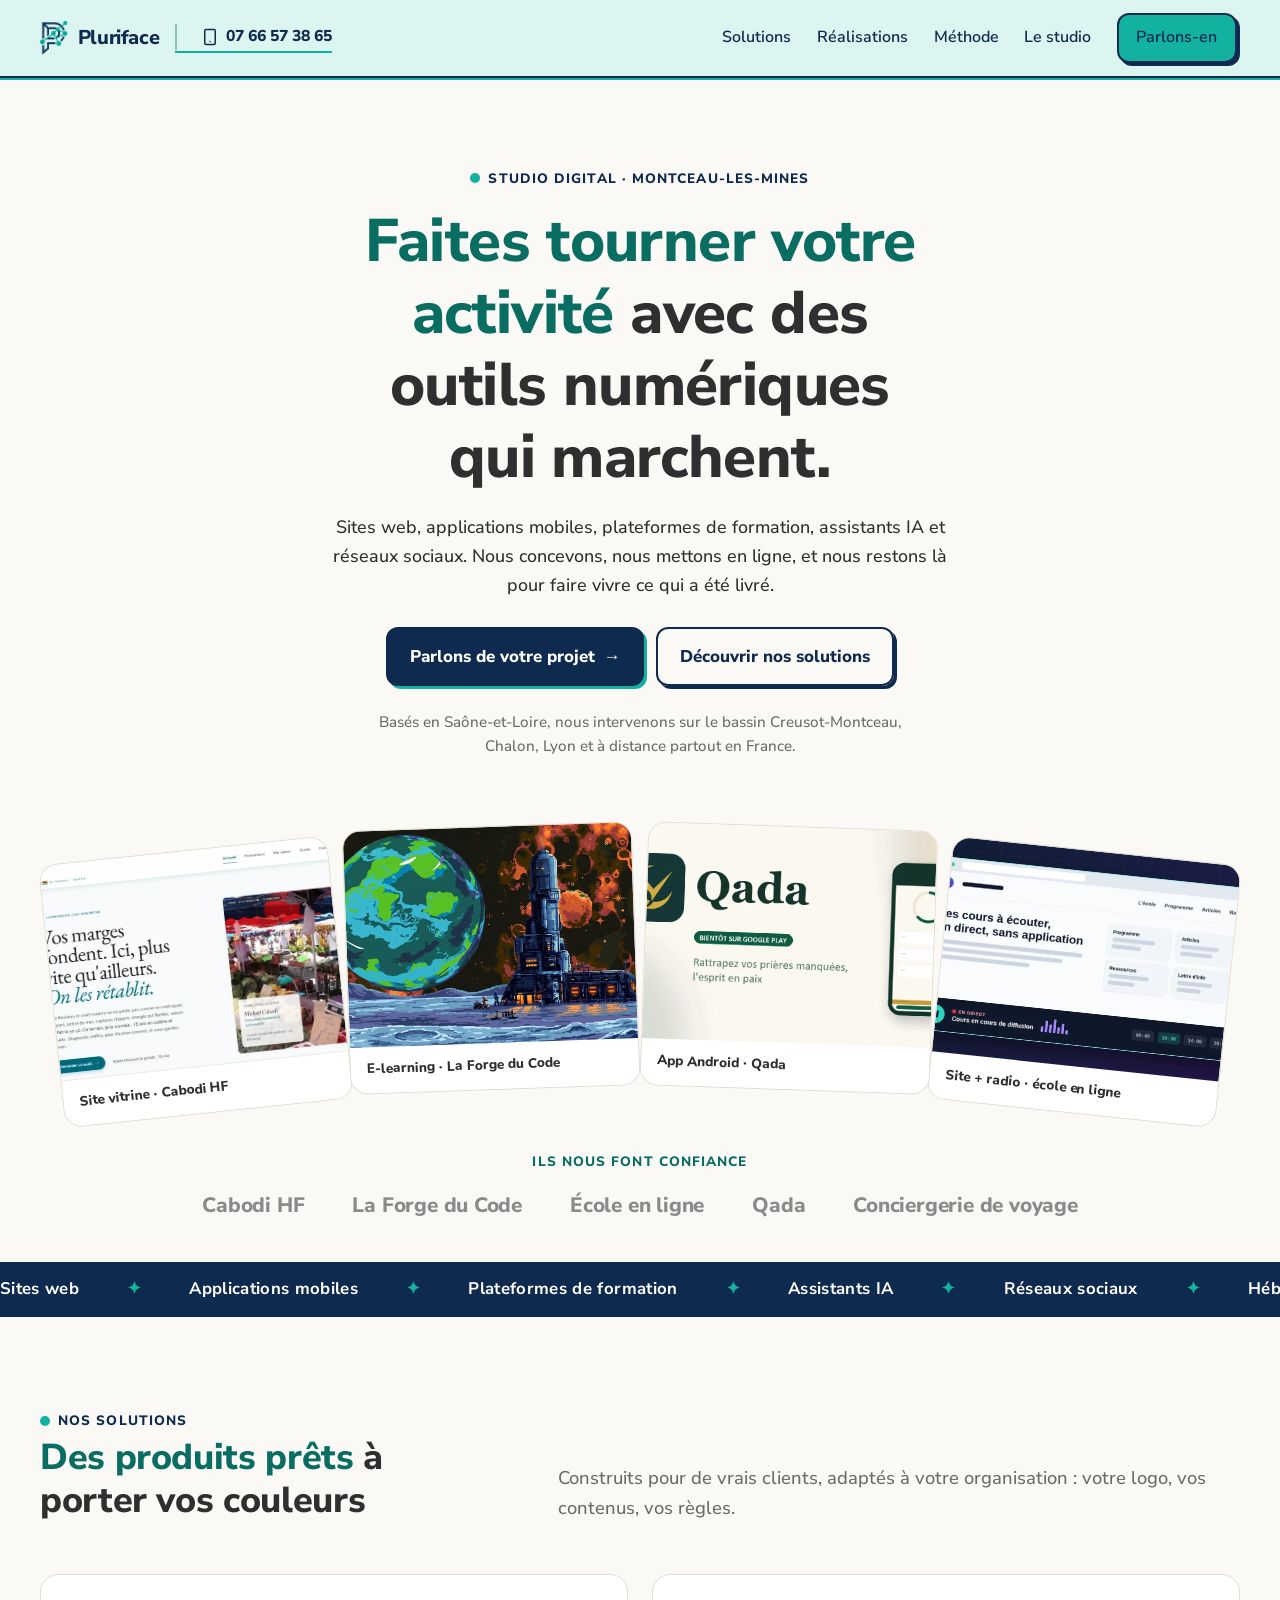
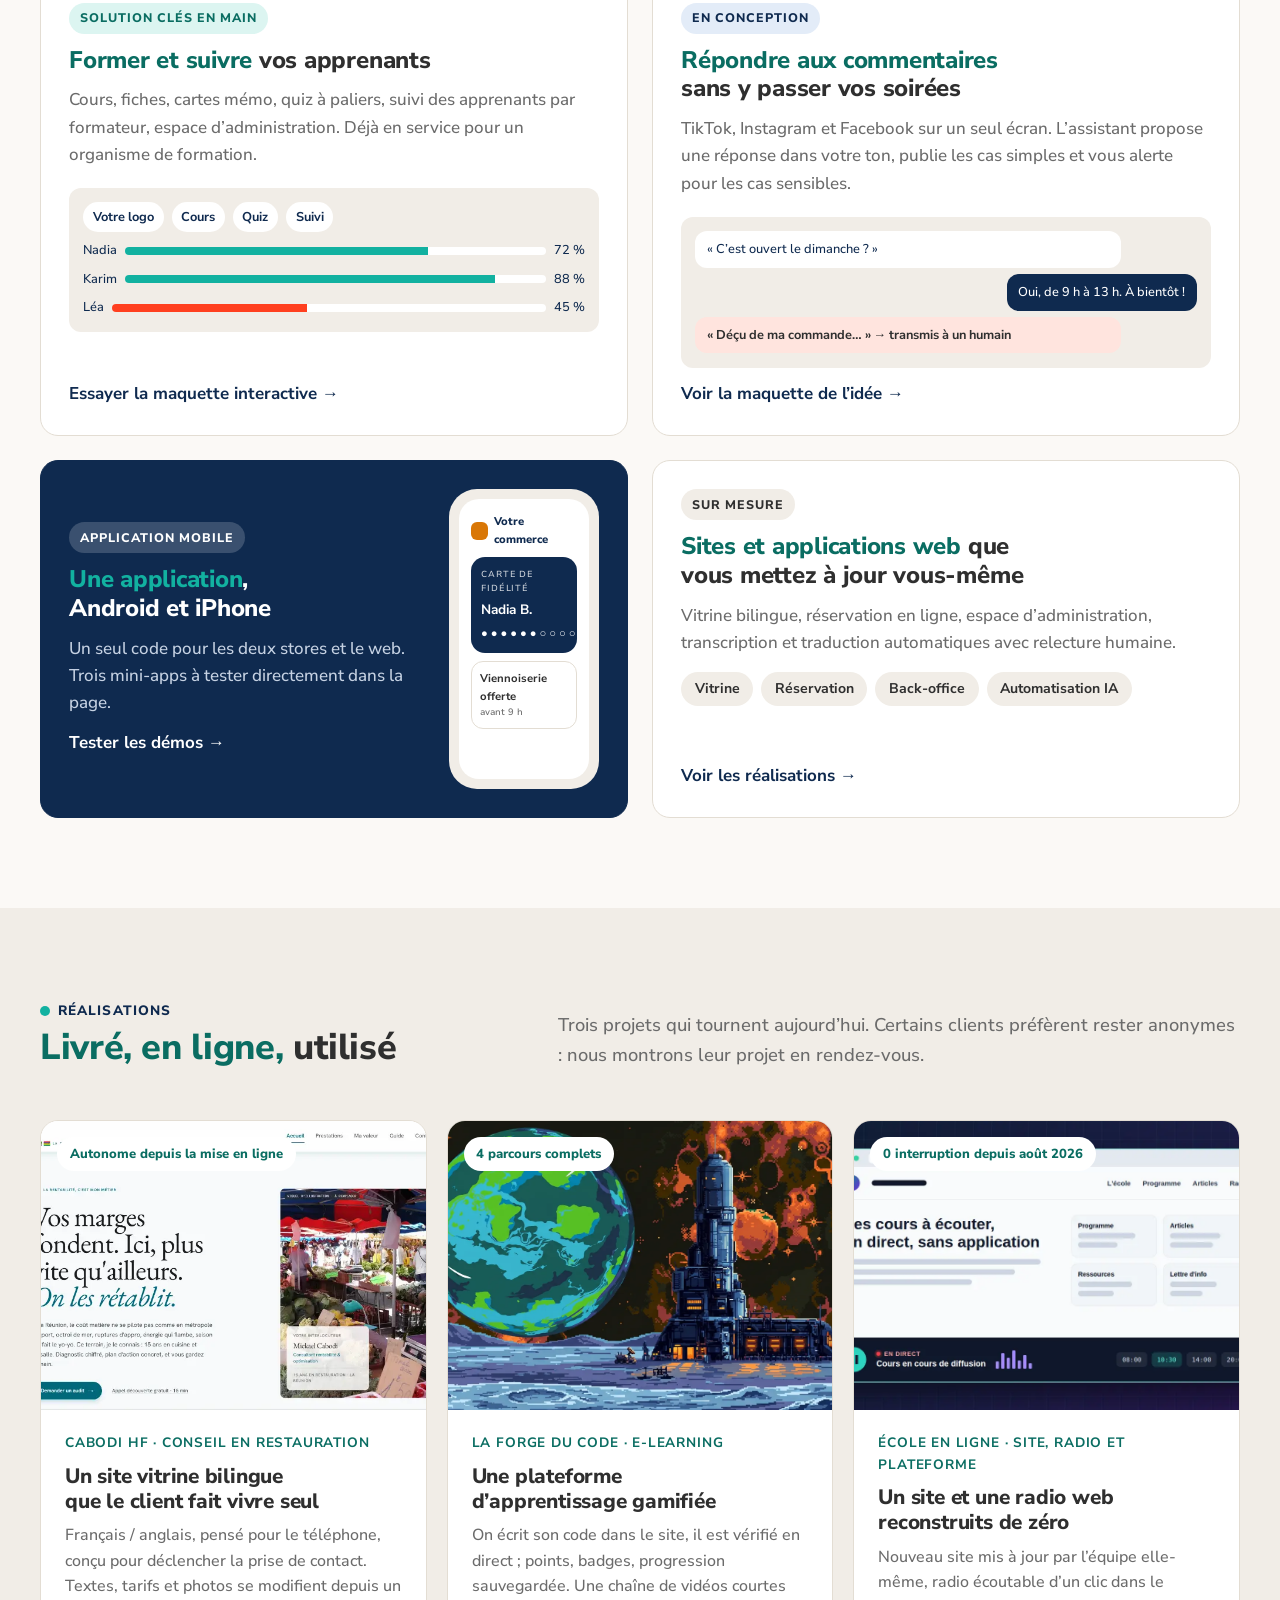
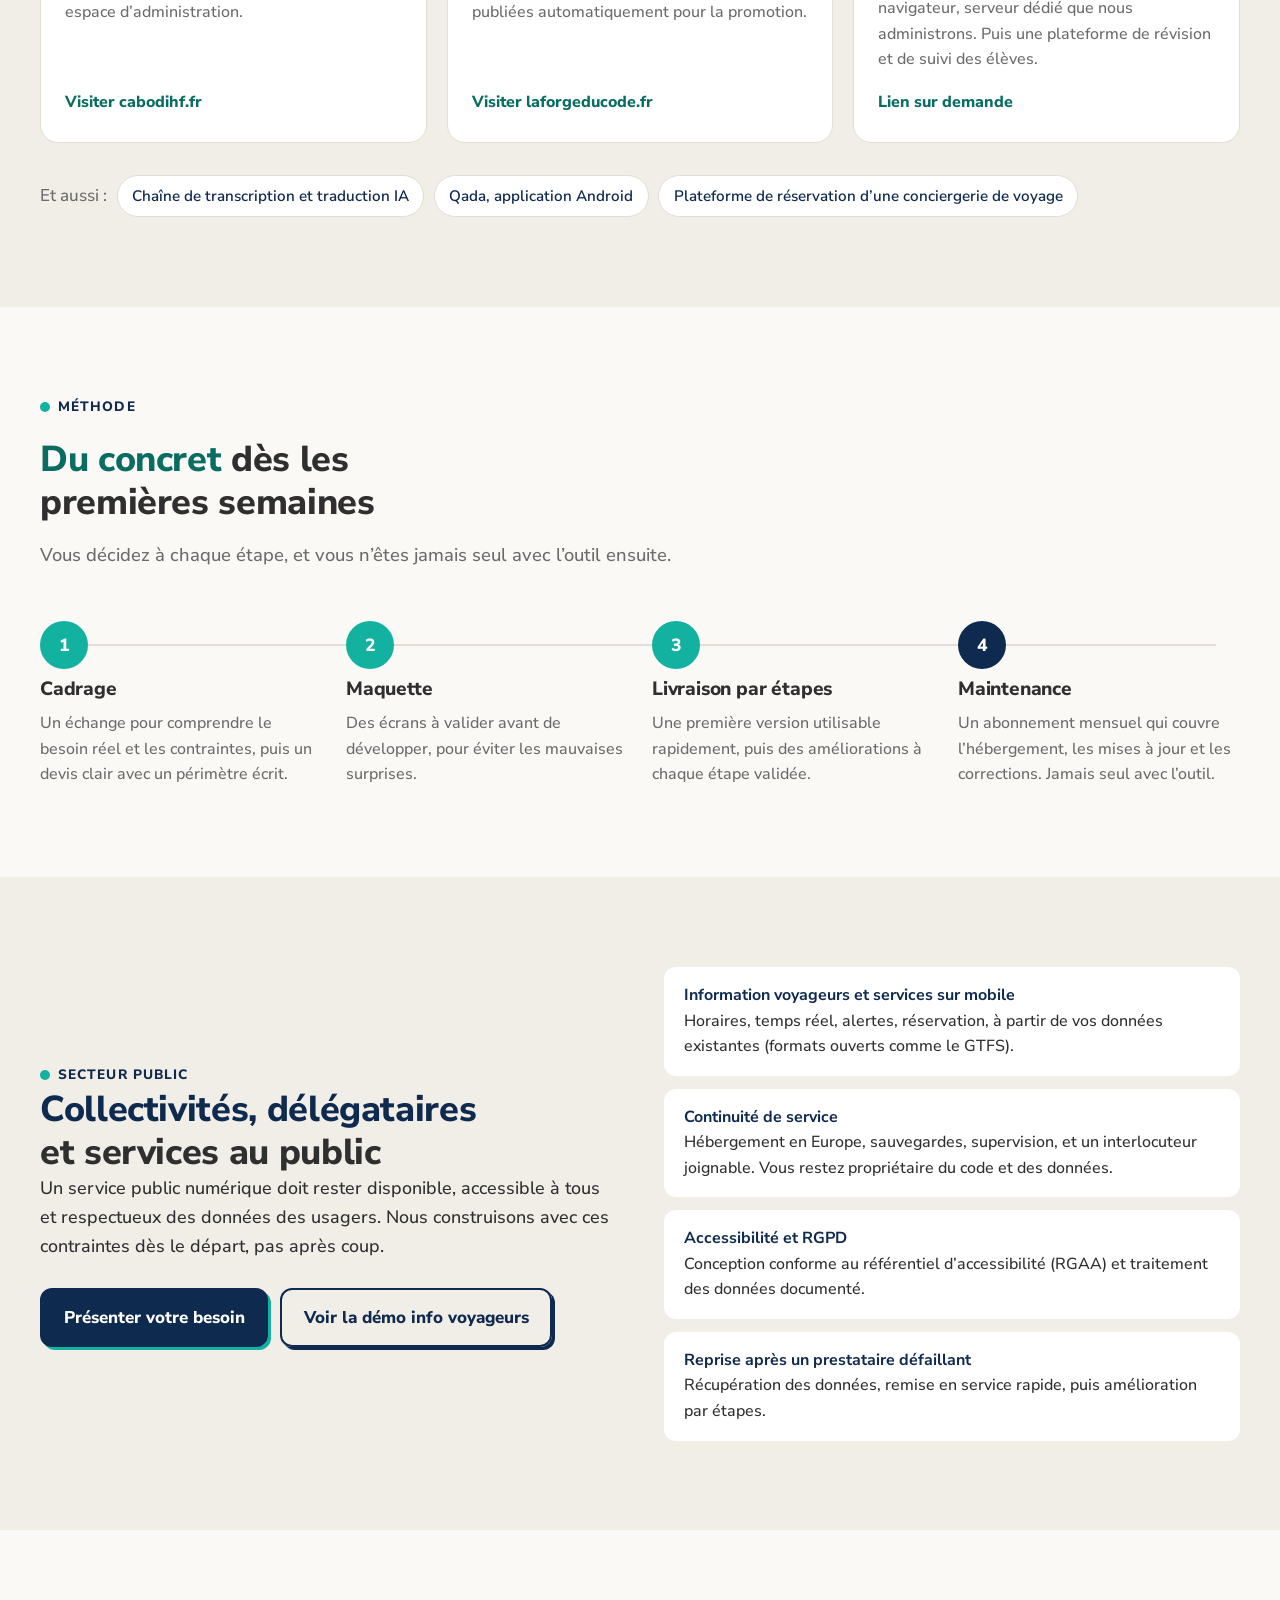
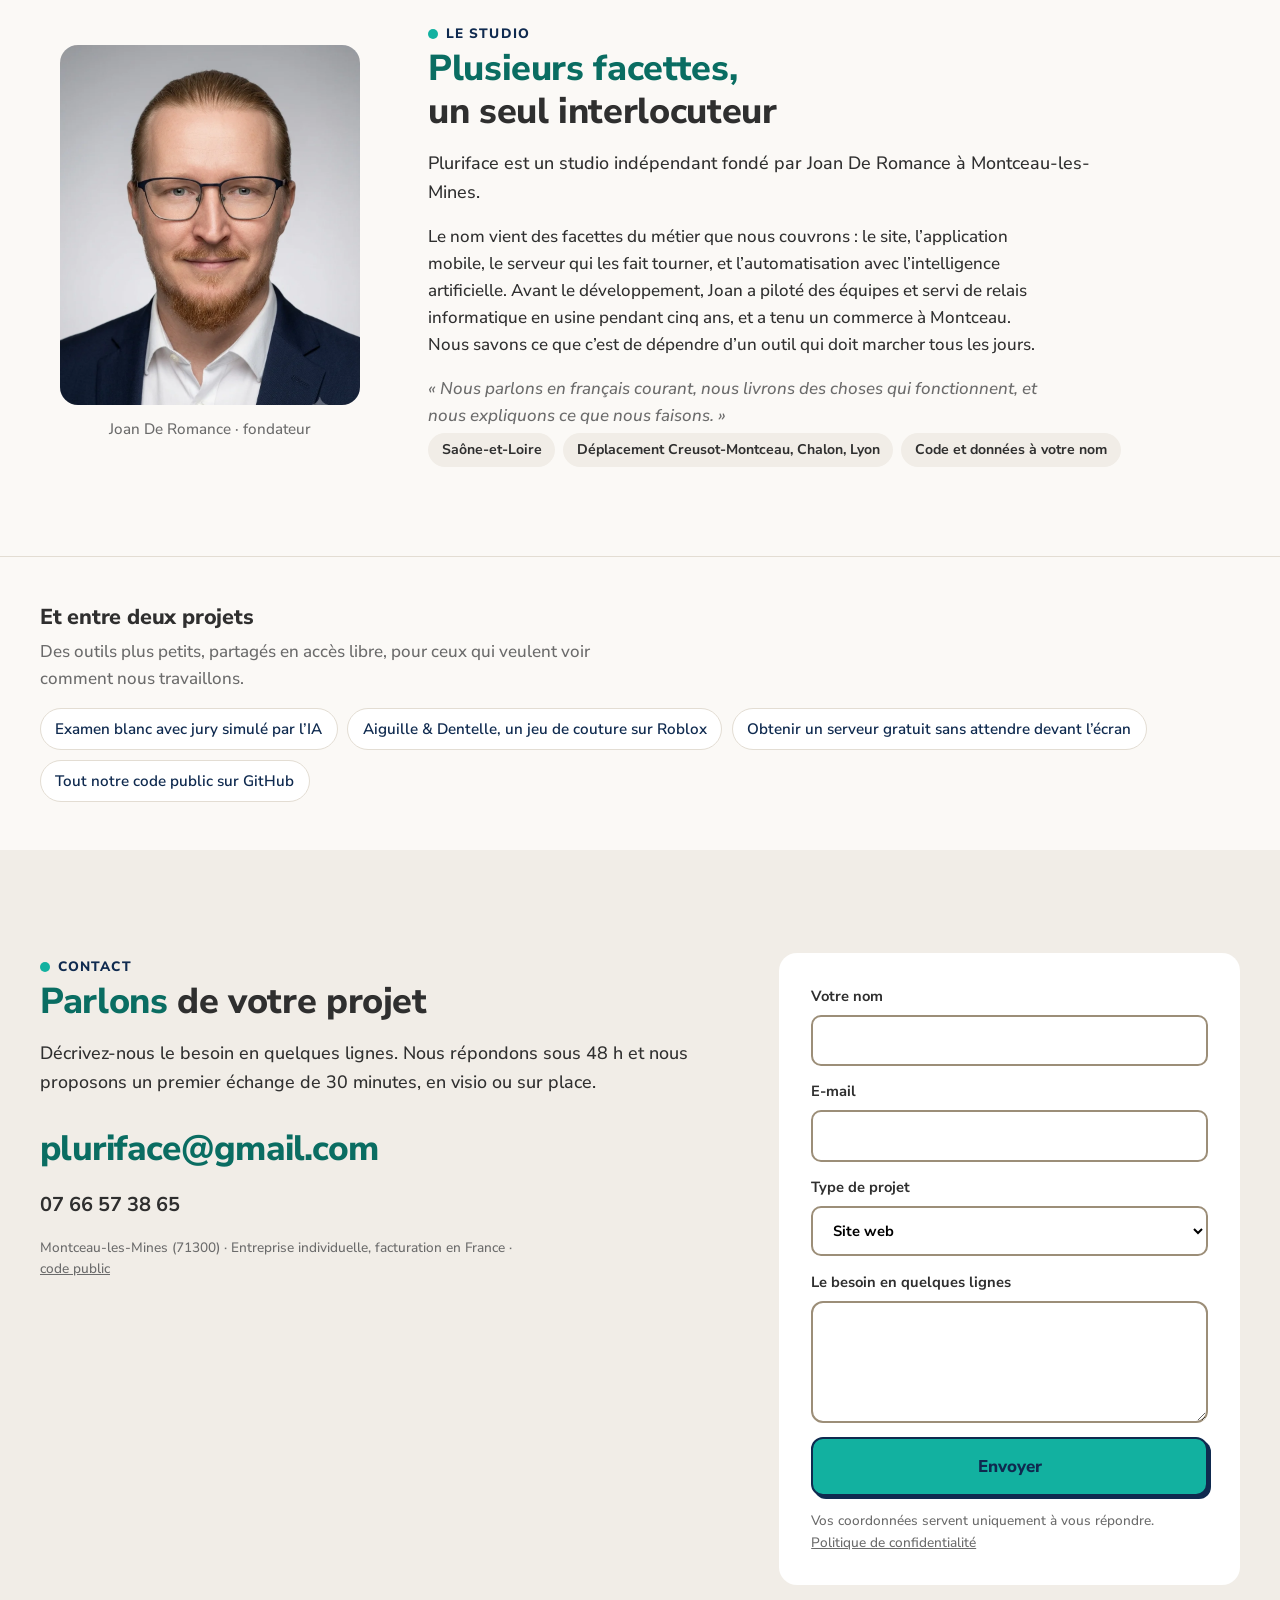
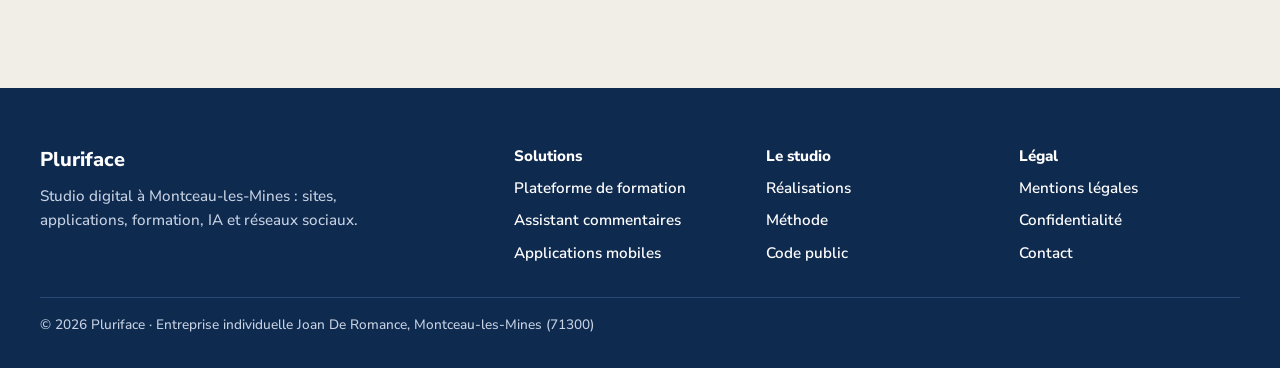
<file: index.html>
<!DOCTYPE html>
<html lang="fr">
<head>
  <meta charset="UTF-8">
  <meta name="viewport" content="width=device-width, initial-scale=1.0">
  <meta name="color-scheme" content="only light">
  <meta name="description" content="Pluriface, studio digital à Montceau-les-Mines : sites web, applications mobiles, plateformes de formation, assistants IA et réseaux sociaux, pour les entreprises, les collectivités et les associations.">
  <meta name="author" content="Pluriface">
  <meta property="og:title" content="Pluriface | Studio digital : sites, applications, IA et réseaux sociaux">
  <meta property="og:description" content="Nous concevons, mettons en ligne et faisons vivre vos outils numériques. Studio installé à Montceau-les-Mines.">
  <link rel="icon" type="image/png" href="assets/logo_pluriface_marque.png">
  <title>Pluriface | Studio digital : sites, applications, IA et réseaux sociaux</title>
  <link rel="canonical" href="https://ecnamorgit.github.io/pluriface-portfolio/">
  <meta property="og:url" content="https://ecnamorgit.github.io/pluriface-portfolio/">
  <meta property="og:type" content="website">
  <meta property="og:site_name" content="Pluriface">
  <meta property="og:locale" content="fr_FR">
  <meta property="og:image" content="https://ecnamorgit.github.io/pluriface-portfolio/assets/og-accueil.png">
  <meta property="og:image:width" content="1200">
  <meta property="og:image:height" content="630">
  <meta property="og:image:alt" content="Pluriface, studio digital à Montceau-les-Mines">
  <meta name="twitter:card" content="summary_large_image">
  <meta name="twitter:title" content="Pluriface | Studio digital : sites, applications, IA et réseaux sociaux">
  <meta name="twitter:description" content="Nous concevons, mettons en ligne et faisons vivre vos outils numériques. Studio installé à Montceau-les-Mines.">
  <meta name="twitter:image" content="https://ecnamorgit.github.io/pluriface-portfolio/assets/og-accueil.png">
  <link rel="preconnect" href="https://fonts.googleapis.com">
  <link rel="preconnect" href="https://fonts.gstatic.com" crossorigin>
  <link href="https://fonts.googleapis.com/css2?family=Nunito+Sans:wght@500;600;700;800&display=swap" rel="stylesheet">
  <link rel="stylesheet" href="agence.css?v=13">
  <script>
    /* Masque les blocs a animer, puis les redonne si site.js n'a pas repondu. */
    document.documentElement.classList.add('js');
    setTimeout(function () {
      if (!window.pluriface) document.documentElement.classList.remove('js');
    }, 2500);
  </script>
<script type="application/ld+json">
{
  "@context": "https://schema.org",
  "@graph": [
    {
      "@type": "ProfessionalService",
      "@id": "https://ecnamorgit.github.io/pluriface-portfolio/#studio",
      "name": "Pluriface",
      "alternateName": "Pluriface — studio digital",
      "url": "https://ecnamorgit.github.io/pluriface-portfolio/",
      "description": "Studio digital indépendant à Montceau-les-Mines : sites web, applications mobiles, plateformes de formation et automatisations avec l'IA, pour les entreprises, les collectivités et les associations.",
      "image": "https://ecnamorgit.github.io/pluriface-portfolio/assets/og-accueil.png",
      "logo": "https://ecnamorgit.github.io/pluriface-portfolio/assets/logo_pluriface.png",
      "inLanguage": "fr-FR",
      "telephone": "+33 7 66 57 38 65",
      "founder": {
        "@type": "Person",
        "name": "Joan De Romance"
      },
      "address": {
        "@type": "PostalAddress",
        "addressLocality": "Montceau-les-Mines",
        "postalCode": "71300",
        "addressRegion": "Saône-et-Loire",
        "addressCountry": "FR"
      },
      "areaServed": [
        {
          "@type": "City",
          "name": "Montceau-les-Mines"
        },
        {
          "@type": "City",
          "name": "Le Creusot"
        },
        {
          "@type": "City",
          "name": "Chalon-sur-Saône"
        },
        {
          "@type": "City",
          "name": "Lyon"
        },
        {
          "@type": "AdministrativeArea",
          "name": "Saône-et-Loire"
        },
        {
          "@type": "Country",
          "name": "France"
        }
      ],
      "sameAs": [
        "https://github.com/Ecnamorgit"
      ],
      "knowsLanguage": [
        "fr"
      ],
      "hasOfferCatalog": {
        "@type": "OfferCatalog",
        "name": "Prestations",
        "itemListElement": [
          {
            "@type": "Offer",
            "itemOffered": {
              "@type": "Service",
              "name": "Création de sites web"
            }
          },
          {
            "@type": "Offer",
            "itemOffered": {
              "@type": "Service",
              "name": "Développement d'applications mobiles"
            }
          },
          {
            "@type": "Offer",
            "itemOffered": {
              "@type": "Service",
              "name": "Plateformes de formation en ligne"
            }
          },
          {
            "@type": "Offer",
            "itemOffered": {
              "@type": "Service",
              "name": "Automatisation et assistants IA"
            }
          },
          {
            "@type": "Offer",
            "itemOffered": {
              "@type": "Service",
              "name": "Hébergement et maintenance"
            }
          }
        ]
      }
    },
    {
      "@type": "WebSite",
      "@id": "https://ecnamorgit.github.io/pluriface-portfolio/#site",
      "url": "https://ecnamorgit.github.io/pluriface-portfolio/",
      "name": "Pluriface",
      "inLanguage": "fr-FR",
      "publisher": {
        "@id": "https://ecnamorgit.github.io/pluriface-portfolio/#studio"
      }
    }
  ]
}
</script>
</head>
<body>

  <header class="topbar">
    <div class="wrap">
      <a href="#top" class="brand"><img src="assets/logo_pluriface_marque.png" alt="">Pluriface</a>
      <a href="tel:+33766573865" class="topbar-tel" aria-label="Nous appeler au 07 66 57 38 65"><svg class="ic" aria-hidden="true"><use href="assets/icons.svg#smartphone"/></svg><span class="tel-txt">07 66 57 38 65</span></a>
      <button class="menu-btn" id="menu-btn" aria-expanded="false" aria-controls="nav">Menu</button>
      <nav class="nav" id="nav" aria-label="Navigation principale">
        <a href="#solutions">Solutions</a>
        <a href="#realisations">Réalisations</a>
        <a href="#methode">Méthode</a>
        <a href="#studio">Le studio</a>
        <a href="#contact" class="btn btn-primary">Parlons-en</a>
      </nav>
    </div>
  </header>

  <main id="top">

    <section class="hero">
      <div class="wrap">
        <span class="eyebrow">Studio digital · Montceau-les-Mines</span>
        <h1><em class="hl">Faites tourner votre activité</em> avec des outils numériques qui marchent.</h1>
        <p class="lead">Sites web, applications mobiles, plateformes de formation, assistants IA et réseaux sociaux. Nous concevons, nous mettons en ligne, et nous restons là pour faire vivre ce qui a été livré.</p>
        <div class="actions">
          <a href="#contact" class="btn btn-dark">Parlons de votre projet <span class="arrow">→</span></a>
          <a href="#solutions" class="btn btn-ghost">Découvrir nos solutions</a>
        </div>
        <p class="place">Basés en Saône-et-Loire, nous intervenons sur le bassin Creusot-Montceau, Chalon, Lyon et à distance partout en France.</p>
      </div>
      <div class="fan" aria-label="Aperçu de quatre réalisations">
        <figure class="f1"><img src="assets/cabodihf.webp" alt="Site Cabodi HF" width="640" height="480"><figcaption>Site vitrine · Cabodi HF</figcaption></figure>
        <figure class="f2"><img src="assets/forge_code.webp" alt="La Forge du Code" width="640" height="480"><figcaption>E-learning · La Forge du Code</figcaption></figure>
        <figure class="f3"><img src="assets/qada.webp" alt="Application mobile Qada" width="640" height="480"><figcaption>App Android · Qada</figcaption></figure>
        <figure class="f4"><img src="assets/site_radio.webp" alt="Site et radio d’une école en ligne" width="640" height="480"><figcaption>Site + radio · école en ligne</figcaption></figure>
      </div>
      <div class="trust wrap" aria-label="Ils nous font confiance">
        <p class="trust-title">Ils nous font confiance</p>
        <div class="trust-row"><span>Cabodi HF</span><span>La Forge du Code</span><span>École en ligne</span><span>Qada</span><span>Conciergerie de voyage</span></div>
      </div>
    </section>

    <div class="ticker" aria-hidden="true">
      <div class="ticker-track">
        <span>Sites web</span><span>Applications mobiles</span><span>Plateformes de formation</span><span>Assistants IA</span><span>Réseaux sociaux</span><span>Hébergement & maintenance</span>
        <span>Sites web</span><span>Applications mobiles</span><span>Plateformes de formation</span><span>Assistants IA</span><span>Réseaux sociaux</span><span>Hébergement & maintenance</span>
      </div>
    </div>

    <section class="section" id="solutions">
      <div class="wrap">
        <div class="section-head split reveal">
          <div>
            <span class="eyebrow">Nos solutions</span>
            <h2><em class="hl">Des produits prêts</em> à porter vos couleurs</h2>
          </div>
          <p>Construits pour de vrais clients, adaptés à votre organisation : votre logo, vos contenus, vos règles.</p>
        </div>

        <div class="grid2">
          <a href="solutions/plateforme-formation.html" class="tile reveal">
            <span class="tag">Solution clés en main</span>
            <h3><em class="hl">Former et suivre</em> vos apprenants</h3>
            <p>Cours, fiches, cartes mémo, quiz à paliers, suivi des apprenants par formateur, espace d’administration. Déjà en service pour un organisme de formation.</p>
            <div class="mini-ui art" aria-hidden="true">
              <div class="row"><span class="pill ink">Votre logo</span><span class="pill">Cours</span><span class="pill">Quiz</span><span class="pill">Suivi</span></div>
              <div class="row"><span>Nadia</span><div class="bar"><i style="width:72%"></i></div><span>72 %</span></div>
              <div class="row"><span>Karim</span><div class="bar"><i style="width:88%"></i></div><span>88 %</span></div>
              <div class="row"><span>Léa</span><div class="bar coral"><i style="width:45%"></i></div><span>45 %</span></div>
            </div>
            <span class="more">Essayer la maquette interactive →</span>
          </a>

          <a href="solutions/assistant-commentaires.html" class="tile reveal">
            <span class="tag ink">En conception</span>
            <h3><em class="hl">Répondre aux commentaires</em> sans y passer vos soirées</h3>
            <p>TikTok, Instagram et Facebook sur un seul écran. L’assistant propose une réponse dans votre ton, publie les cas simples et vous alerte pour les cas sensibles.</p>
            <div class="mini-ui art" aria-hidden="true">
              <div class="col">
                <span class="bubble">« C’est ouvert le dimanche ? »</span>
                <span class="bubble me">Oui, de 9 h à 13 h. À bientôt !</span>
                <span class="bubble flag">« Déçu de ma commande… » → transmis à un humain</span>
              </div>
            </div>
            <span class="more">Voir la maquette de l’idée →</span>
          </a>

          <a href="solutions/applications-mobiles.html" class="tile tile-phone dark reveal">
            <div class="tile-text">
              <span class="tag">Application mobile</span>
              <h3><em class="hl">Une application</em>, Android et iPhone</h3>
              <p>Un seul code pour les deux stores et le web. Trois mini-apps à tester directement dans la page.</p>
              <span class="more">Tester les démos →</span>
            </div>
            <div class="mini-phone" aria-hidden="true">
              <div class="mini-screen">
                <div class="mp-brand"><i></i>Votre commerce</div>
                <div class="mp-card"><small>CARTE DE FIDÉLITÉ</small><b>Nadia B.</b><span>●●●●●●○○○○</span></div>
                <div class="mp-offer"><b>Viennoiserie offerte</b><small>avant 9 h</small></div>
              </div>
            </div>
          </a>

          <a href="#realisations" class="tile reveal">
            <span class="tag fog">Sur mesure</span>
            <h3><em class="hl">Sites et applications web</em> que vous mettez à jour vous-même</h3>
            <p>Vitrine bilingue, réservation en ligne, espace d’administration, transcription et traduction automatiques avec relecture humaine.</p>
            <div class="chips-row" aria-hidden="true"><span>Vitrine</span><span>Réservation</span><span>Back-office</span><span>Automatisation IA</span></div>
            <span class="more">Voir les réalisations →</span>
          </a>
        </div>
      </div>
    </section>

    <section class="section tinted" id="realisations">
      <div class="wrap">
        <div class="section-head split reveal">
          <div>
            <span class="eyebrow">Réalisations</span>
            <h2><em class="hl">Livré, en ligne,</em> utilisé</h2>
          </div>
          <p>Trois projets qui tournent aujourd’hui. Certains clients préfèrent rester anonymes : nous montrons leur projet en rendez-vous.</p>
        </div>

        <div class="works">
          <article class="work reveal">
            <div class="visual"><img src="assets/cabodihf.webp" alt="Site Cabodi HF" loading="lazy"><span class="badge">Autonome depuis la mise en ligne</span></div>
            <div class="body">
              <span class="client">Cabodi HF · Conseil en restauration</span>
              <h3>Un site vitrine bilingue que le client fait vivre seul</h3>
              <p>Français / anglais, pensé pour le téléphone, conçu pour déclencher la prise de contact. Textes, tarifs et photos se modifient depuis un espace d’administration.</p>
              <p class="links"><a href="https://cabodihf.fr/fr" target="_blank" rel="noopener">Visiter cabodihf.fr</a></p>
            </div>
          </article>

          <article class="work reveal">
            <div class="visual"><img src="assets/forge_code.webp" alt="La Forge du Code" loading="lazy"><span class="badge">4 parcours complets</span></div>
            <div class="body">
              <span class="client">La Forge du Code · E-learning</span>
              <h3>Une plateforme d’apprentissage gamifiée</h3>
              <p>On écrit son code dans le site, il est vérifié en direct ; points, badges, progression sauvegardée. Une chaîne de vidéos courtes publiées automatiquement pour la promotion.</p>
              <p class="links"><a href="https://www.laforgeducode.fr/" target="_blank" rel="noopener">Visiter laforgeducode.fr</a></p>
            </div>
          </article>

          <article class="work reveal">
            <div class="visual"><img src="assets/site_radio.webp" alt="Site d’une école en ligne avec sa radio intégrée" loading="lazy"><span class="badge">0 interruption depuis août 2026</span></div>
            <div class="body">
              <span class="client">École en ligne · Site, radio et plateforme</span>
              <h3>Un site et une radio web reconstruits de zéro</h3>
              <p>Nouveau site mis à jour par l’équipe elle-même, radio écoutable d’un clic dans le navigateur, serveur dédié que nous administrons. Puis une plateforme de révision et de suivi des élèves.</p>
              <p class="links"><a href="#contact">Lien sur demande</a></p>
            </div>
          </article>
        </div>

        <div class="more-works reveal">
          <span>Et aussi :</span>
          <a href="projet-traduction-ia.html">Chaîne de transcription et traduction IA</a>
          <a href="https://qada-ab977.web.app/" target="_blank" rel="noopener">Qada, application Android</a>
          <a href="#contact">Plateforme de réservation d’une conciergerie de voyage</a>
        </div>
      </div>
    </section>

    <section class="section" id="methode">
      <div class="wrap">
        <div class="section-head reveal">
          <span class="eyebrow">Méthode</span>
          <h2><em class="hl">Du concret</em> dès les premières semaines</h2>
          <p>Vous décidez à chaque étape, et vous n’êtes jamais seul avec l’outil ensuite.</p>
        </div>
        <ol class="timeline">
          <li class="reveal"><span class="num">1</span><h3>Cadrage</h3><p>Un échange pour comprendre le besoin réel et les contraintes, puis un devis clair avec un périmètre écrit.</p></li>
          <li class="reveal"><span class="num">2</span><h3>Maquette</h3><p>Des écrans à valider avant de développer, pour éviter les mauvaises surprises.</p></li>
          <li class="reveal"><span class="num">3</span><h3>Livraison par étapes</h3><p>Une première version utilisable rapidement, puis des améliorations à chaque étape validée.</p></li>
          <li class="reveal"><span class="num ink">4</span><h3>Maintenance</h3><p>Un abonnement mensuel qui couvre l’hébergement, les mises à jour et les corrections. Jamais seul avec l’outil.</p></li>
        </ol>
      </div>
    </section>

    <section class="section tinted public" id="collectivites">
      <div class="wrap">
        <div class="reveal">
          <span class="eyebrow">Secteur public</span>
          <h2><em class="hl ink">Collectivités, délégataires</em> et services au public</h2>
          <p class="lead">Un service public numérique doit rester disponible, accessible à tous et respectueux des données des usagers. Nous construisons avec ces contraintes dès le départ, pas après coup.</p>
          <div class="actions"><a href="#contact" class="btn btn-dark">Présenter votre besoin</a> <a href="solutions/applications-mobiles.html" class="btn btn-ghost">Voir la démo info voyageurs</a></div>
        </div>
        <ul class="reveal">
          <li><strong>Information voyageurs et services sur mobile</strong>Horaires, temps réel, alertes, réservation, à partir de vos données existantes (formats ouverts comme le GTFS).</li>
          <li><strong>Continuité de service</strong>Hébergement en Europe, sauvegardes, supervision, et un interlocuteur joignable. Vous restez propriétaire du code et des données.</li>
          <li><strong>Accessibilité et RGPD</strong>Conception conforme au référentiel d’accessibilité (RGAA) et traitement des données documenté.</li>
          <li><strong>Reprise après un prestataire défaillant</strong>Récupération des données, remise en service rapide, puis amélioration par étapes.</li>
        </ul>
      </div>
    </section>

    <section class="section about" id="studio">
      <div class="wrap">
        <div class="portrait-col reveal">
          <picture>
            <source srcset="assets/portrait.webp" type="image/webp">
            <img class="portrait" src="assets/portrait.jpg" alt="Joan De Romance, fondateur de Pluriface" width="900" height="1080" loading="lazy">
          </picture>
          <span class="caption">Joan De Romance · fondateur</span>
        </div>
        <div class="reveal">
          <span class="eyebrow">Le studio</span>
          <h2><em class="hl">Plusieurs facettes,</em> un seul interlocuteur</h2>
          <p class="lead" style="margin-top:1rem">Pluriface est un studio indépendant fondé par Joan De Romance à Montceau-les-Mines.</p>
          <p>Le nom vient des facettes du métier que nous couvrons : le site, l’application mobile, le serveur qui les fait tourner, et l’automatisation avec l’intelligence artificielle. Avant le développement, Joan a piloté des équipes et servi de relais informatique en usine pendant cinq ans, et a tenu un commerce à Montceau. Nous savons ce que c’est de dépendre d’un outil qui doit marcher tous les jours.</p>
          <p class="quote">« Nous parlons en français courant, nous livrons des choses qui fonctionnent, et nous expliquons ce que nous faisons. »</p>
          <div class="chips-row"><span>Saône-et-Loire</span><span>Déplacement Creusot-Montceau, Chalon, Lyon</span><span>Code et données à votre nom</span></div>
        </div>
      </div>
    </section>

    <section class="lab" id="labo">
      <div class="wrap">
        <h3>Et entre deux projets</h3>
        <p>Des outils plus petits, partagés en accès libre, pour ceux qui veulent voir comment nous travaillons.</p>
        <ul>
          <li><a href="https://github.com/Ecnamorgit/simulateur-exam-dwwm" target="_blank" rel="noopener">Examen blanc avec jury simulé par l’IA</a></li>
          <li><a href="https://github.com/Ecnamorgit/atelier-couture-roblox-" target="_blank" rel="noopener">Aiguille &amp; Dentelle, un jeu de couture sur Roblox</a></li>
          <li><a href="https://github.com/Ecnamorgit/vps-oracle-gratuit" target="_blank" rel="noopener">Obtenir un serveur gratuit sans attendre devant l’écran</a></li>
          <li><a href="https://github.com/Ecnamorgit" target="_blank" rel="noopener">Tout notre code public sur GitHub</a></li>
        </ul>
      </div>
    </section>

    <section class="contact" id="contact">
      <div class="wrap">
        <div class="reveal">
          <span class="eyebrow">Contact</span>
          <h2><em class="hl">Parlons</em> de votre projet</h2>
          <p class="lead" style="margin-top:1rem">Décrivez-nous le besoin en quelques lignes. Nous répondons sous 48 h et nous proposons un premier échange de 30 minutes, en visio ou sur place.</p>
          <a href="#contact" class="big" data-m="moc.liamg@ecafirulp">pluriface [arobase] gmail.com</a>
          <a href="tel:+33766573865" class="phone-link">07 66 57 38 65</a>
          <p class="small">Montceau-les-Mines (71300) · Entreprise individuelle, facturation en France · <a href="https://github.com/Ecnamorgit" target="_blank" rel="noopener">code public</a></p>
        </div>
        <!-- Le point d’envoi se renseigne dans site.js (constante POINT_ENVOI), à un
             seul endroit. Tant qu’il est vide, le message est préparé pour l’e-mail et
             affiché prêt à copier : le bouton ne reste jamais sans effet visible. -->
        <form class="form reveal" id="contact-form" method="POST">
          <label for="f-nom">Votre nom<input id="f-nom" name="nom" type="text" required autocomplete="name"></label>
          <label for="f-mail">E-mail<input id="f-mail" name="email" type="email" required autocomplete="email"></label>
          <label for="f-type">Type de projet
            <select id="f-type" name="type"><option>Site web</option><option>Application mobile</option><option>Plateforme de formation</option><option>Assistant IA / réseaux sociaux</option><option>Autre</option></select>
          </label>
          <label for="f-msg">Le besoin en quelques lignes<textarea id="f-msg" name="message" rows="4" required></textarea></label>
          <button type="submit" class="btn btn-primary">Envoyer</button>
          <noscript><p class="small">L’envoi depuis ce formulaire demande JavaScript. Écrivez directement à l’adresse indiquée au-dessus.</p></noscript>
          <div class="form-fallback" id="form-fallback" role="status" aria-live="polite" hidden></div>
          <p class="small">Vos coordonnées servent uniquement à vous répondre. <a href="mentions-legales.html#confidentialite">Politique de confidentialité</a></p>
        </form>
      </div>
    </section>

  </main>

  <footer class="footer">
    <div class="wrap">
      <div class="footer-grid">
        <div><span class="footer-brand">Pluriface</span><p>Studio digital à Montceau-les-Mines : sites, applications, formation, IA et réseaux sociaux.</p></div>
        <nav aria-label="Solutions"><span class="footer-title">Solutions</span><a href="solutions/plateforme-formation.html">Plateforme de formation</a><a href="solutions/assistant-commentaires.html">Assistant commentaires</a><a href="solutions/applications-mobiles.html">Applications mobiles</a></nav>
        <nav aria-label="Le studio"><span class="footer-title">Le studio</span><a href="#realisations">Réalisations</a><a href="#methode">Méthode</a><a href="https://github.com/Ecnamorgit" target="_blank" rel="noopener">Code public</a></nav>
        <nav aria-label="Légal"><span class="footer-title">Légal</span><a href="mentions-legales.html">Mentions légales</a><a href="mentions-legales.html#confidentialite">Confidentialité</a><a href="#contact">Contact</a></nav>
      </div>
      <p class="footer-legal">© 2026 Pluriface · Entreprise individuelle Joan De Romance, Montceau-les-Mines (71300)</p>
    </div>
  </footer>

  <script src="site.js?v=7"></script>
</body>
</html>
</file>
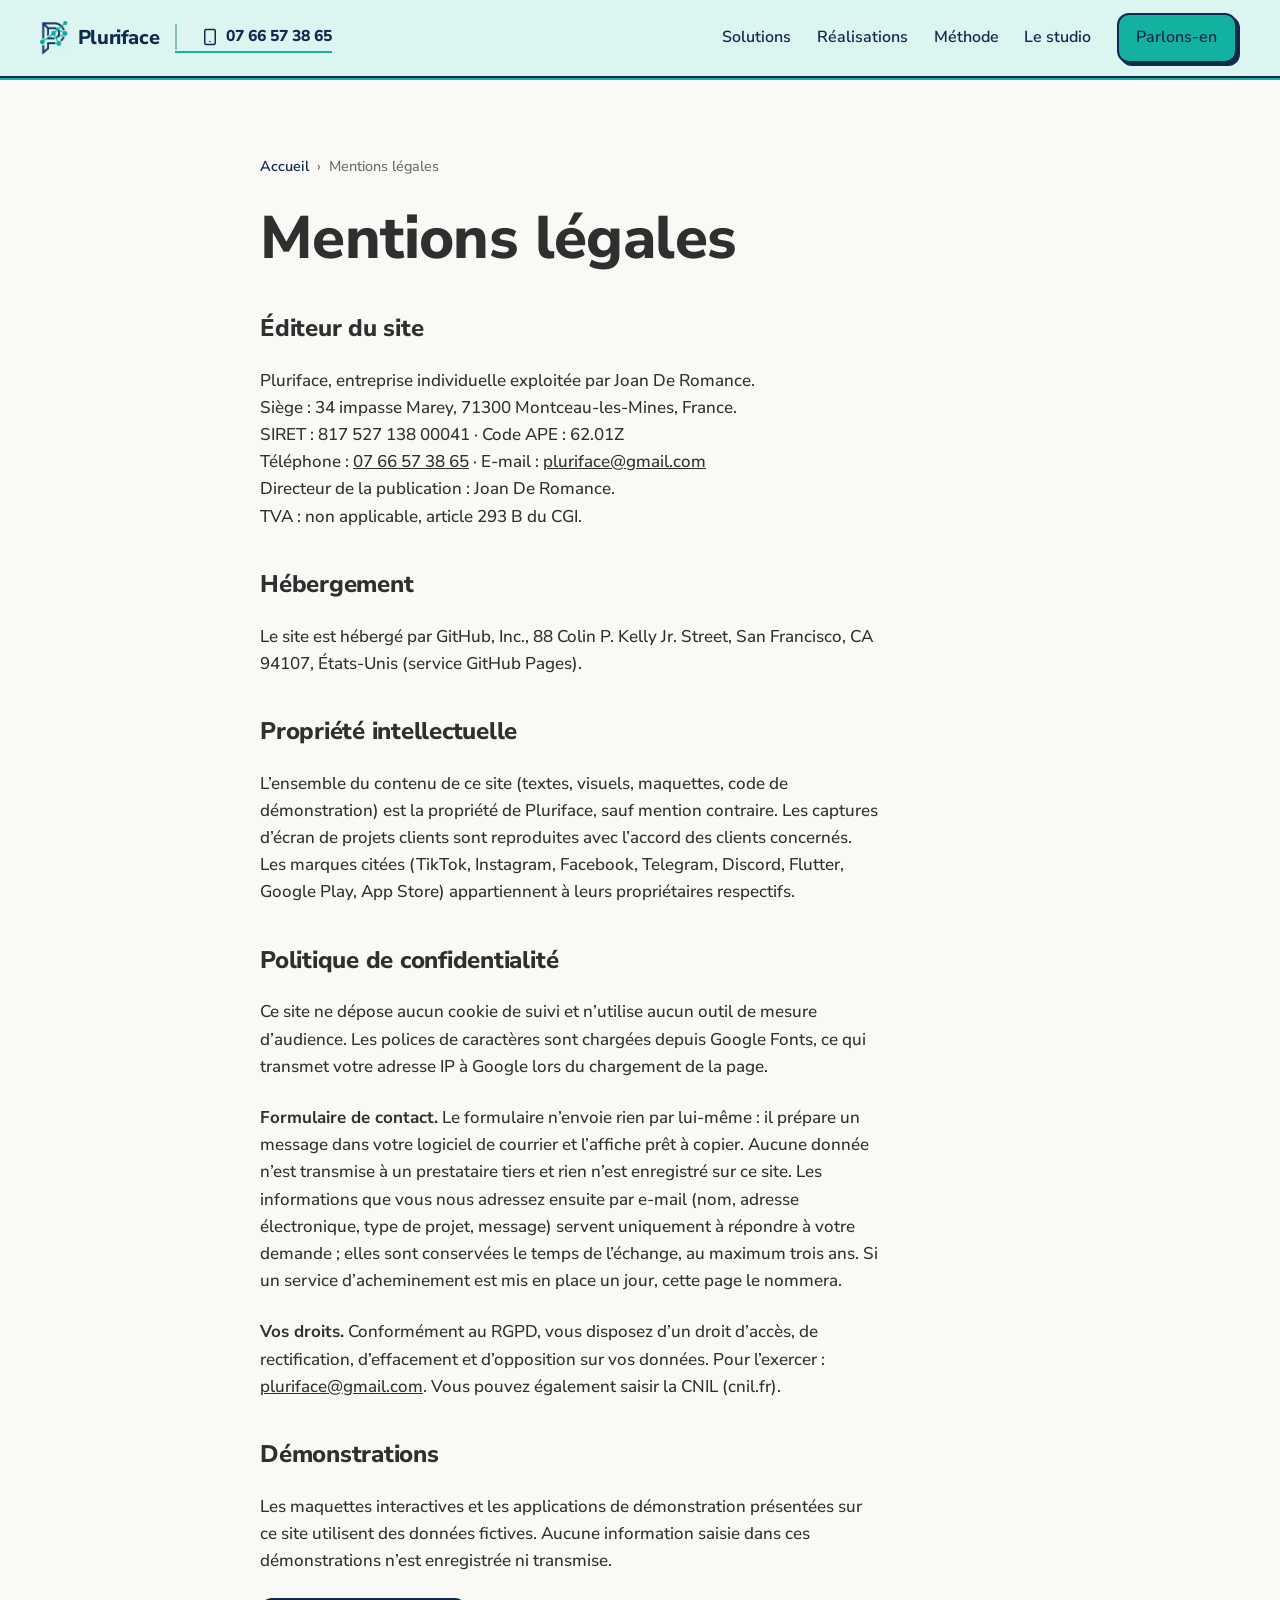
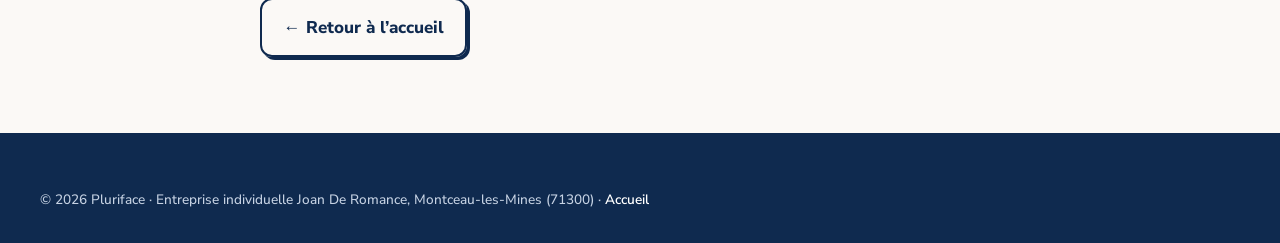
<file: mentions-legales.html>
<!DOCTYPE html>
<html lang="fr">
<head>
  <meta charset="UTF-8">
  <meta name="viewport" content="width=device-width, initial-scale=1.0">
  <meta name="color-scheme" content="only light">
  <meta name="robots" content="noindex">
  <link rel="icon" type="image/png" href="assets/logo_pluriface_marque.png">
  <title>Mentions légales et confidentialité | Pluriface</title>
  <link rel="canonical" href="https://ecnamorgit.github.io/pluriface-portfolio/mentions-legales.html">
  <link rel="preconnect" href="https://fonts.googleapis.com">
  <link rel="preconnect" href="https://fonts.gstatic.com" crossorigin>
  <link href="https://fonts.googleapis.com/css2?family=Nunito+Sans:wght@500;600;700;800&display=swap" rel="stylesheet">
  <link rel="stylesheet" href="agence.css?v=13">
  <script>
    /* Masque les blocs a animer, puis les redonne si site.js n'a pas repondu. */
    document.documentElement.classList.add('js');
    setTimeout(function () {
      if (!window.pluriface) document.documentElement.classList.remove('js');
    }, 2500);
  </script>
</head>
<body>
  <header class="topbar">
    <div class="wrap">
      <a href="index.html" class="brand"><img src="assets/logo_pluriface_marque.png" alt="">Pluriface</a>
      <a href="tel:+33766573865" class="topbar-tel" aria-label="Nous appeler au 07 66 57 38 65"><svg class="ic" aria-hidden="true"><use href="assets/icons.svg#smartphone"/></svg><span class="tel-txt">07 66 57 38 65</span></a>
      <button class="menu-btn" id="menu-btn" aria-expanded="false" aria-controls="nav">Menu</button>
      <nav class="nav" id="nav" aria-label="Navigation principale">
        <a href="index.html#solutions">Solutions</a>
        <a href="index.html#realisations">Réalisations</a>
        <a href="index.html#methode">Méthode</a>
        <a href="index.html#studio">Le studio</a>
        <a href="index.html#contact" class="btn btn-primary">Parlons-en</a>
      </nav>
    </div>
  </header>

  <main>
    <div class="wrap">
      <article class="legal">
        <nav class="crumbs" aria-label="Fil d’Ariane"><a href="index.html">Accueil</a><span>›</span><span>Mentions légales</span></nav>
        <h1>Mentions légales</h1>
        <h2>Éditeur du site</h2>
        <p>Pluriface, entreprise individuelle exploitée par Joan De Romance.<br>
        Siège : 34 impasse Marey, 71300 Montceau-les-Mines, France.<br>
        SIRET : 817 527 138 00041 · Code APE : 62.01Z<br>
        Téléphone : <a href="tel:+33766573865">07 66 57 38 65</a> · E-mail : <a href="#" data-m="moc.liamg@ecafirulp">pluriface [arobase] gmail.com</a><br>
        Directeur de la publication : Joan De Romance.<br>
        TVA : non applicable, article 293 B du CGI.</p>

        <h2>Hébergement</h2>
        <p>Le site est hébergé par GitHub, Inc., 88 Colin P. Kelly Jr. Street, San Francisco, CA 94107, États-Unis (service GitHub Pages).</p>

        <h2>Propriété intellectuelle</h2>
        <p>L’ensemble du contenu de ce site (textes, visuels, maquettes, code de démonstration) est la propriété de Pluriface, sauf mention contraire. Les captures d’écran de projets clients sont reproduites avec l’accord des clients concernés. Les marques citées (TikTok, Instagram, Facebook, Telegram, Discord, Flutter, Google Play, App Store) appartiennent à leurs propriétaires respectifs.</p>

        <h2 id="confidentialite">Politique de confidentialité</h2>
        <p>Ce site ne dépose aucun cookie de suivi et n’utilise aucun outil de mesure d’audience. Les polices de caractères sont chargées depuis Google Fonts, ce qui transmet votre adresse IP à Google lors du chargement de la page.</p>
        <p><strong>Formulaire de contact.</strong> Le formulaire n’envoie rien par lui-même : il prépare un message dans votre logiciel de courrier et l’affiche prêt à copier. Aucune donnée n’est transmise à un prestataire tiers et rien n’est enregistré sur ce site. Les informations que vous nous adressez ensuite par e-mail (nom, adresse électronique, type de projet, message) servent uniquement à répondre à votre demande ; elles sont conservées le temps de l’échange, au maximum trois ans. Si un service d’acheminement est mis en place un jour, cette page le nommera.</p>
        <p><strong>Vos droits.</strong> Conformément au RGPD, vous disposez d’un droit d’accès, de rectification, d’effacement et d’opposition sur vos données. Pour l’exercer : <a href="#" data-m="moc.liamg@ecafirulp">pluriface [arobase] gmail.com</a>. Vous pouvez également saisir la CNIL (cnil.fr).</p>

        <h2>Démonstrations</h2>
        <p>Les maquettes interactives et les applications de démonstration présentées sur ce site utilisent des données fictives. Aucune information saisie dans ces démonstrations n’est enregistrée ni transmise.</p>

        <p><a href="index.html" class="btn btn-ghost">← Retour à l’accueil</a></p>
      </article>
    </div>
  </main>

  <footer class="footer">
    <div class="wrap">
      <p class="footer-legal" style="border:0;margin:0;padding:0">© 2026 Pluriface · Entreprise individuelle Joan De Romance, Montceau-les-Mines (71300) · <a href="index.html">Accueil</a></p>
    </div>
  </footer>
  <script src="site.js?v=7"></script>
</body>
</html>
</file>
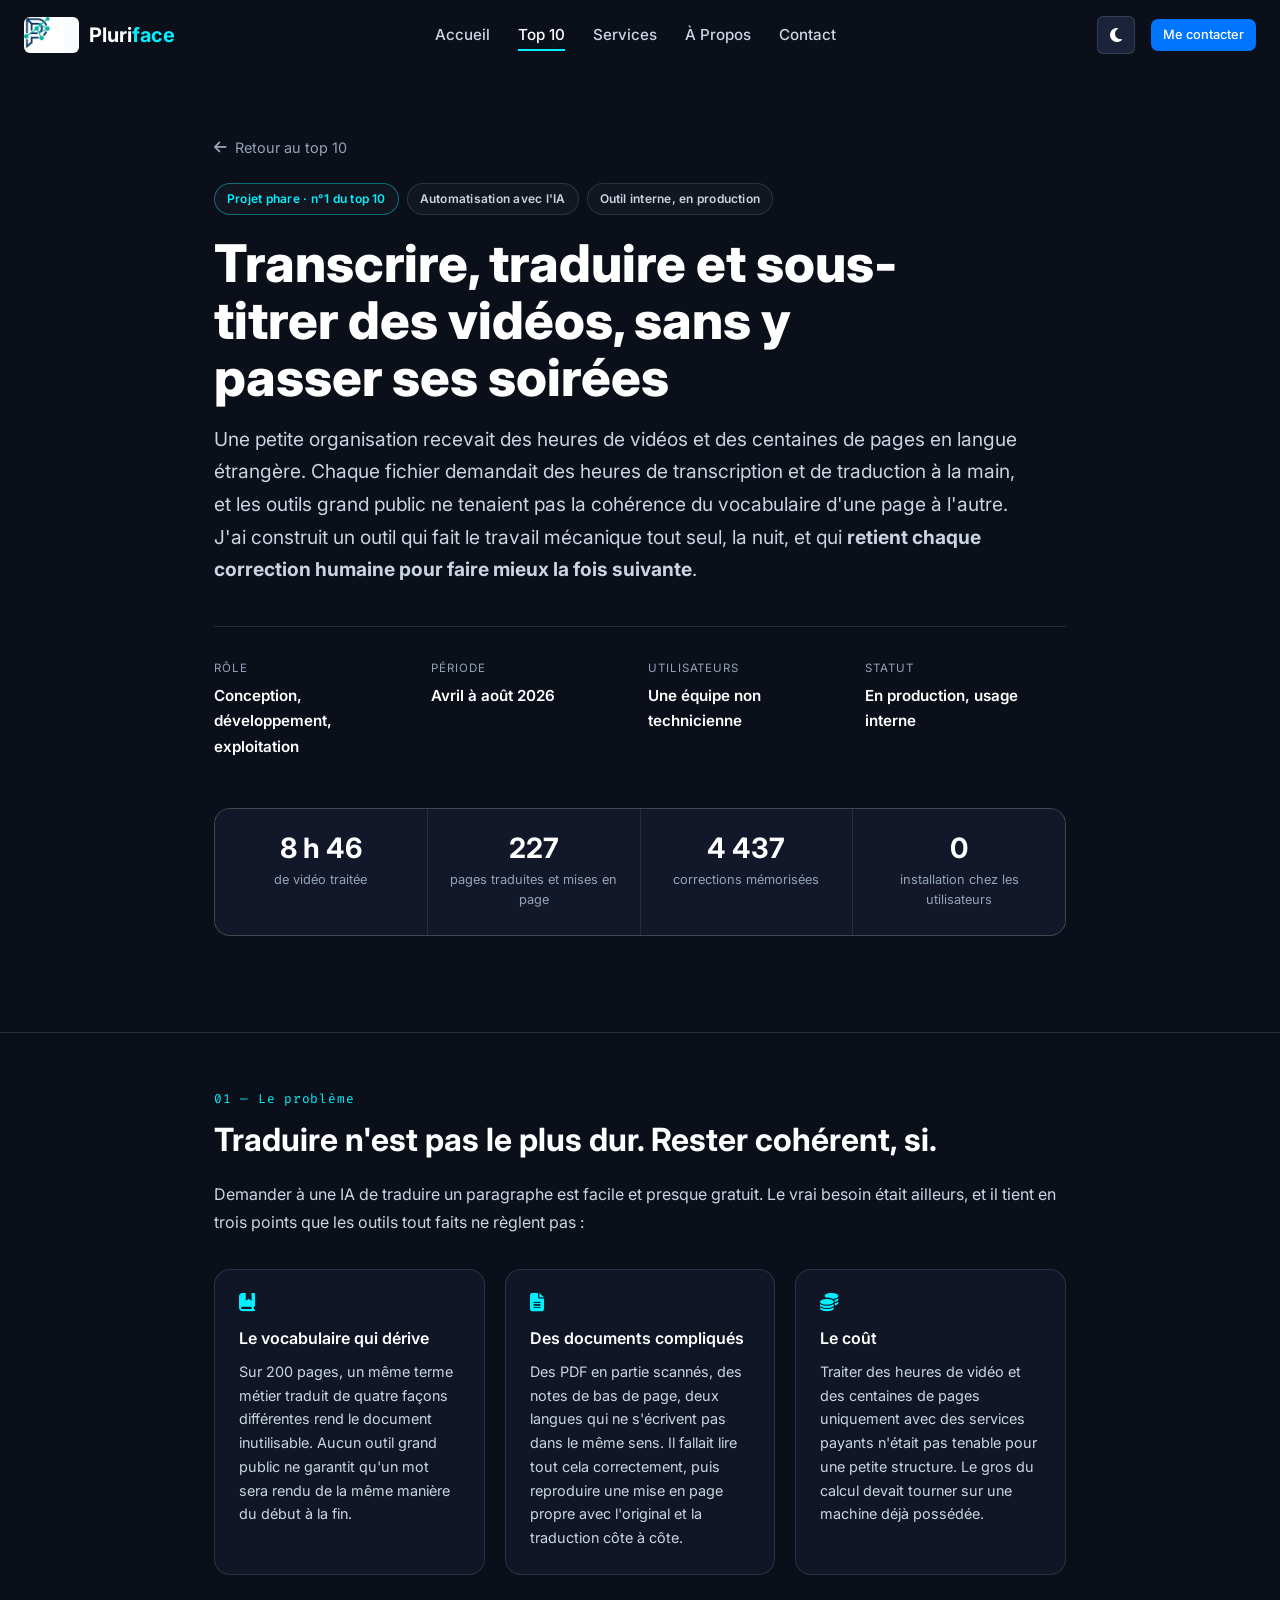
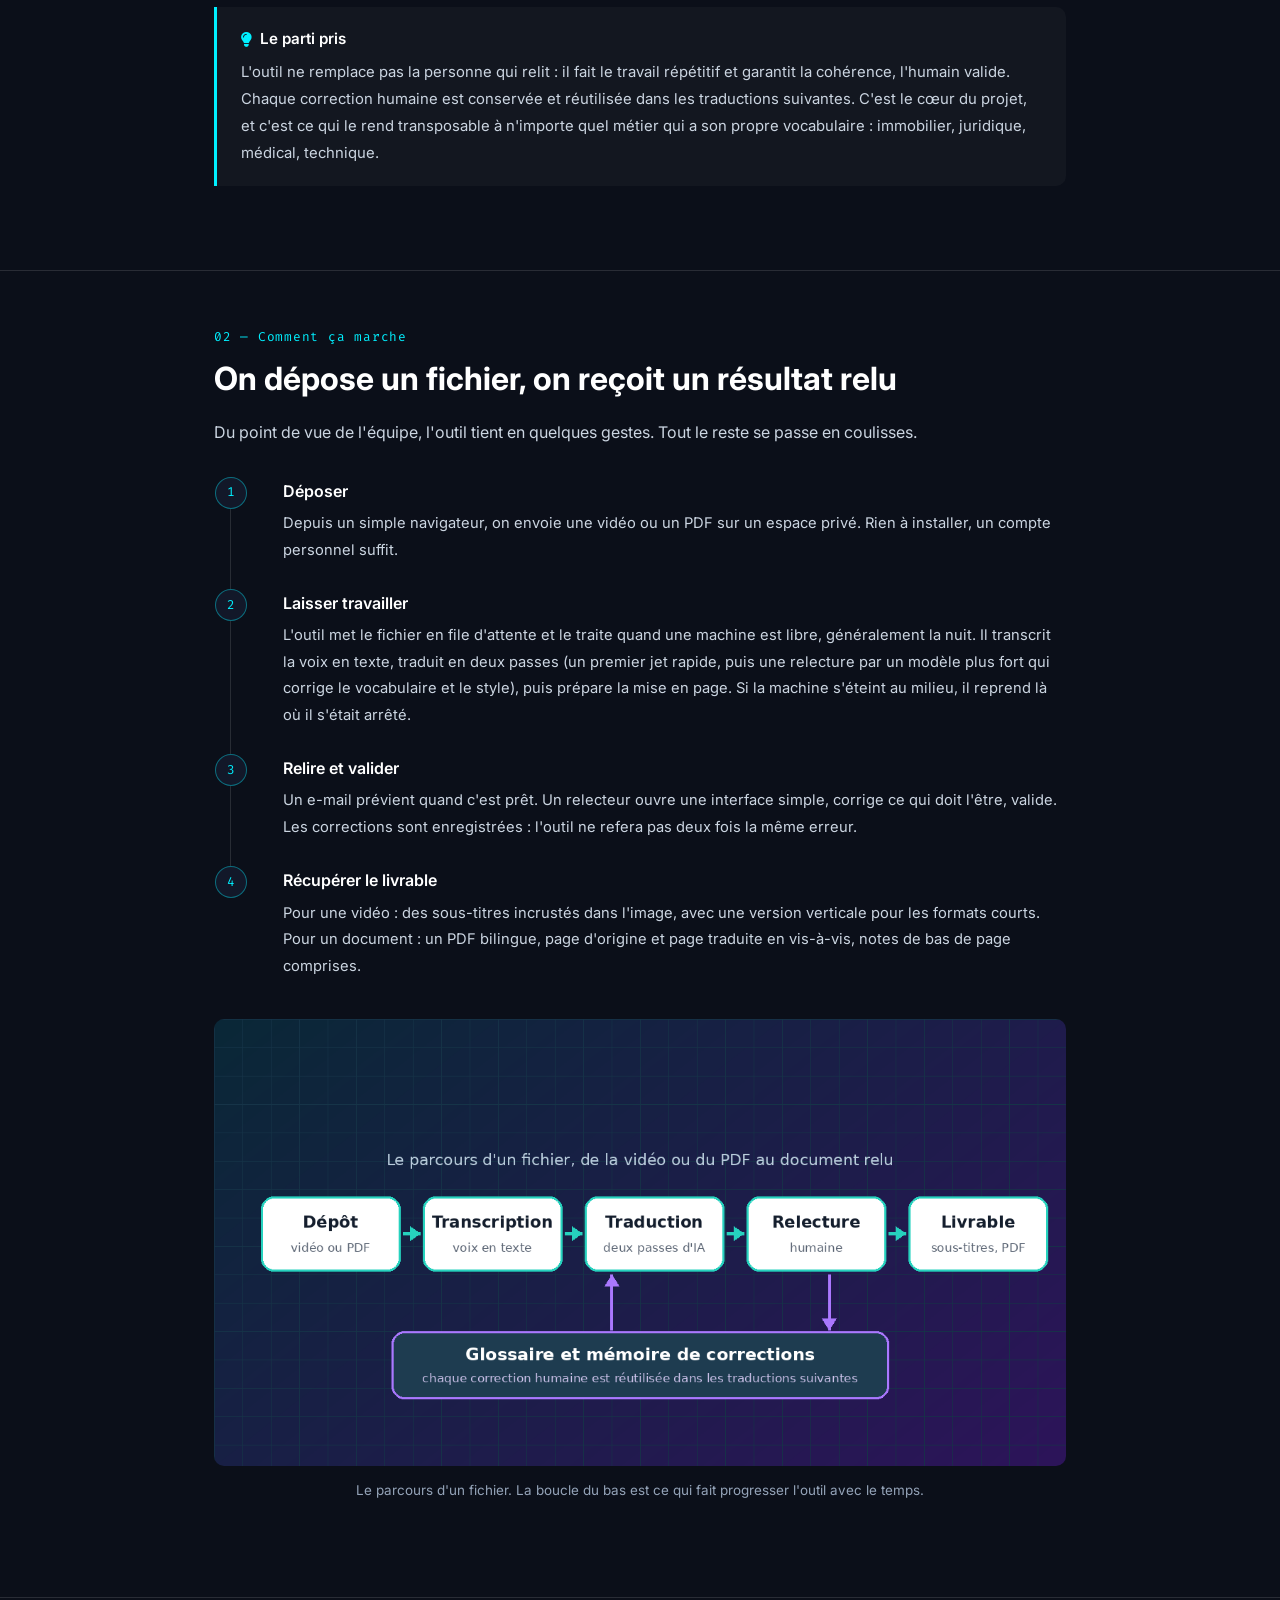
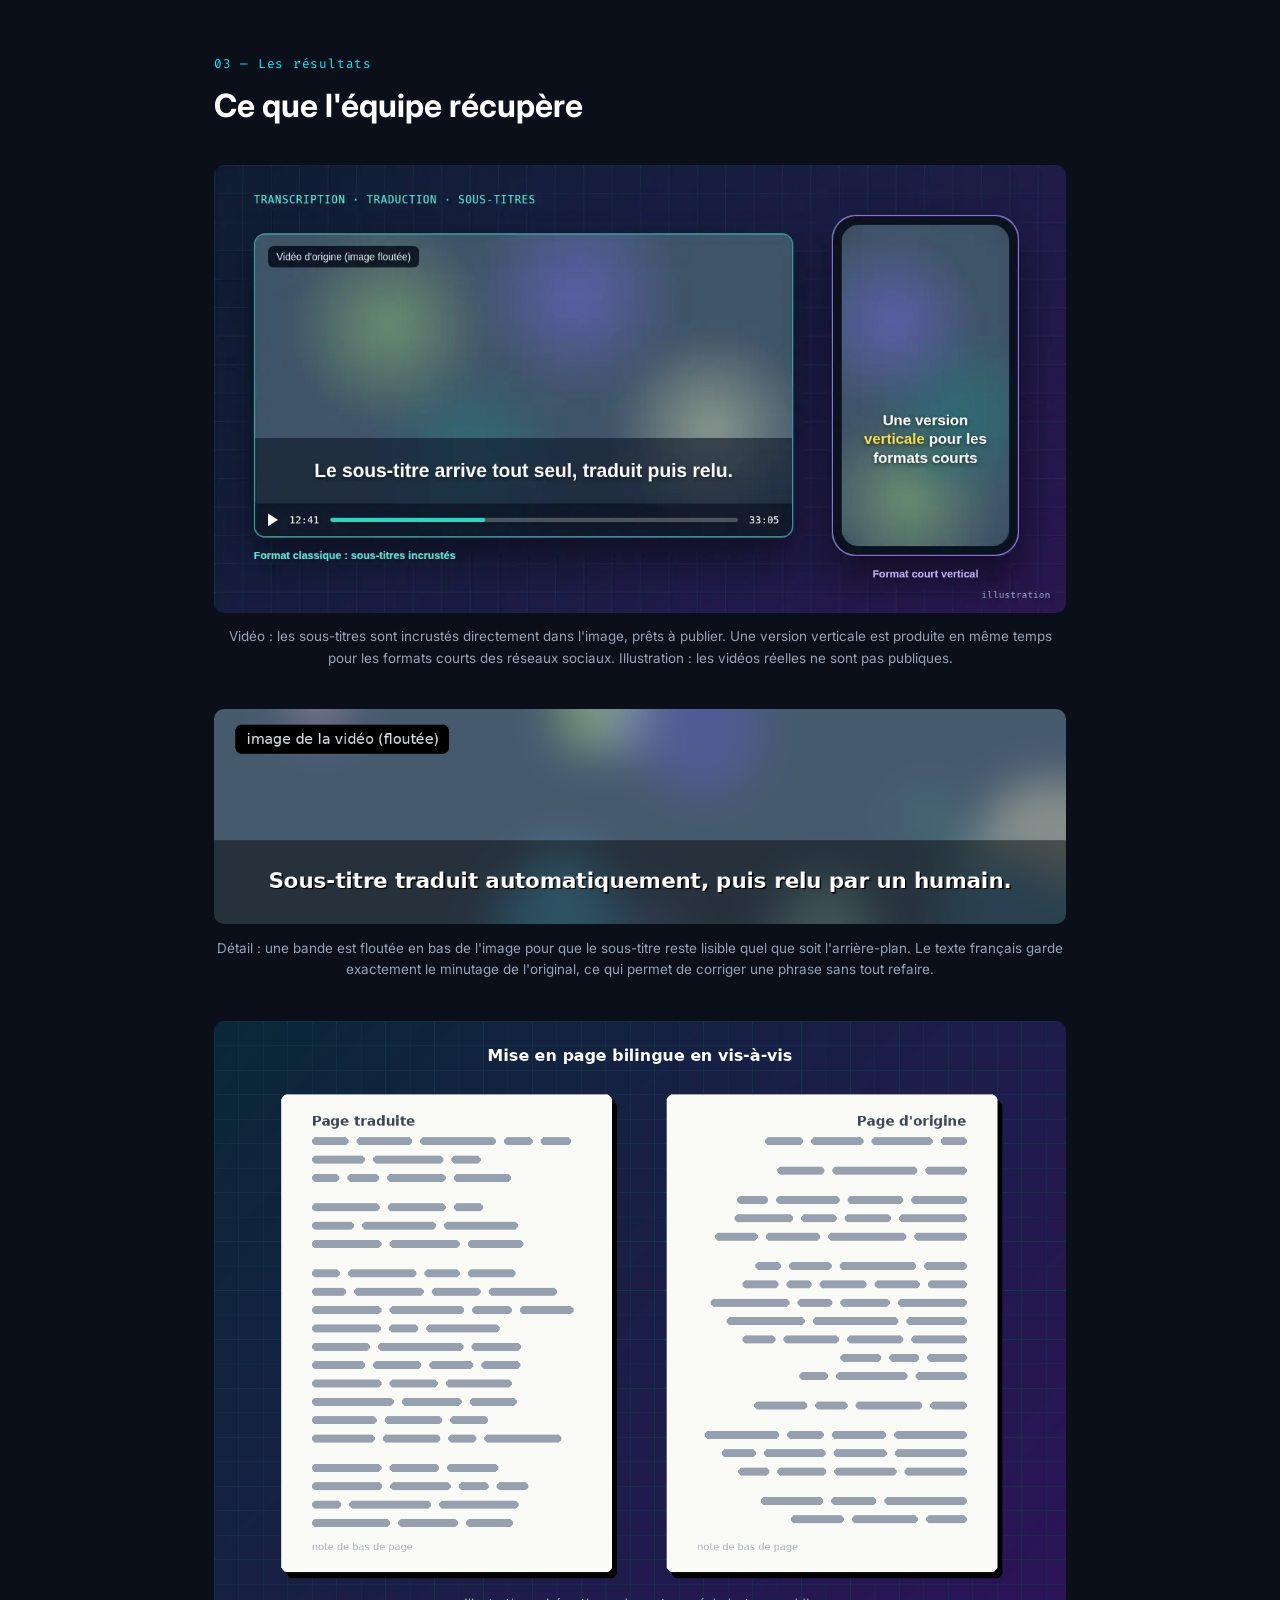
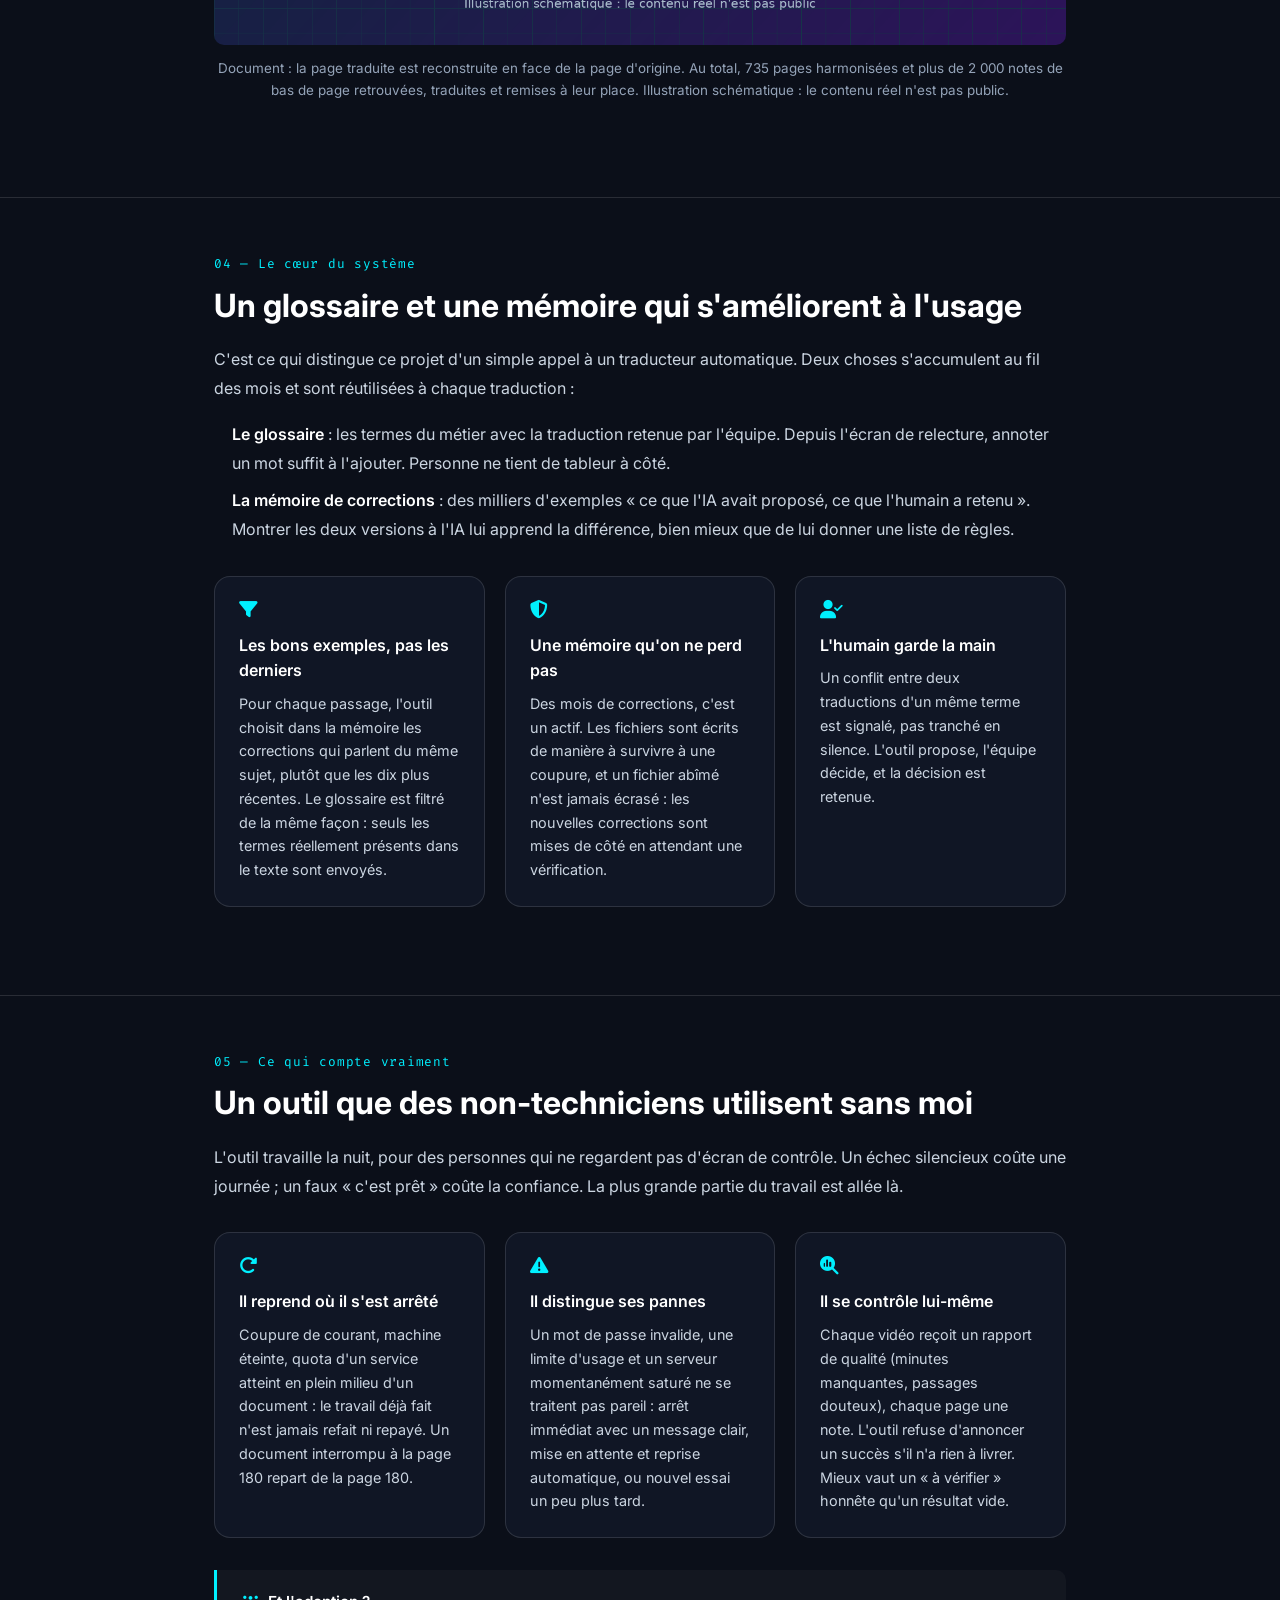
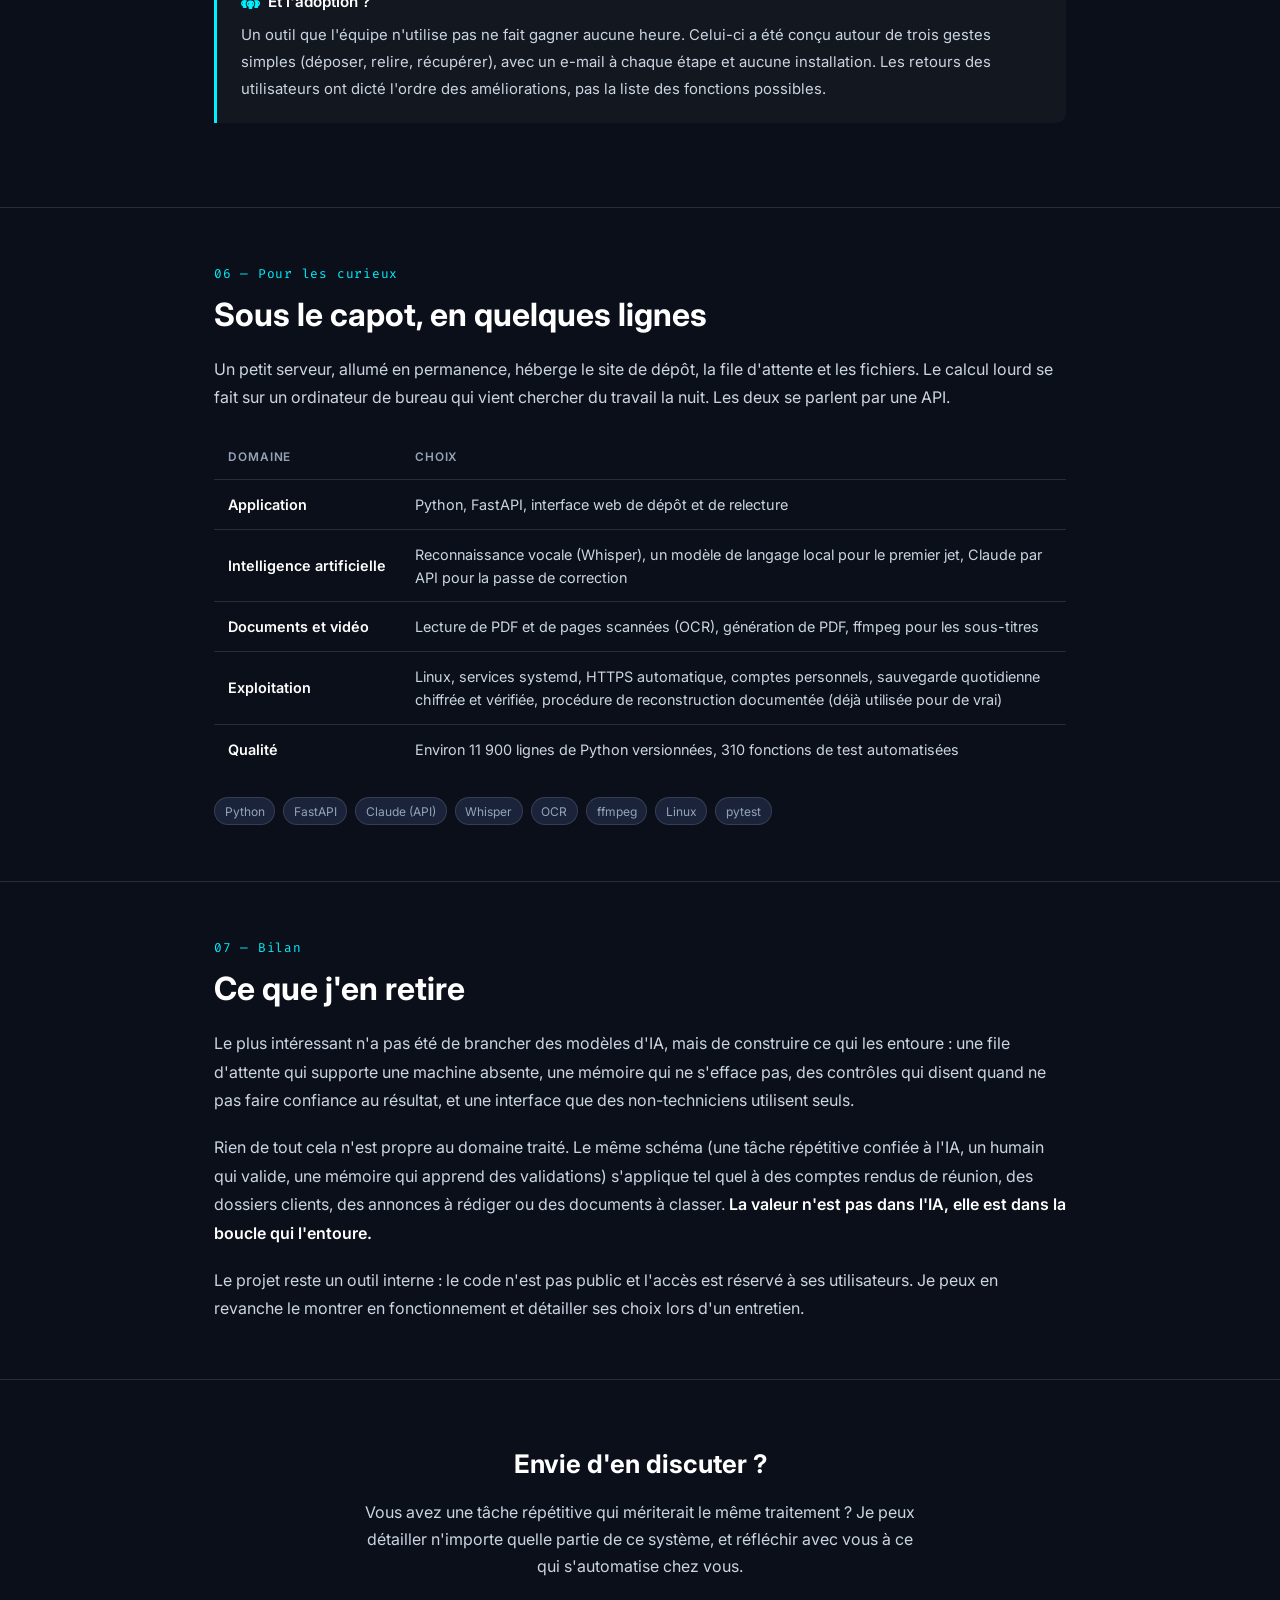
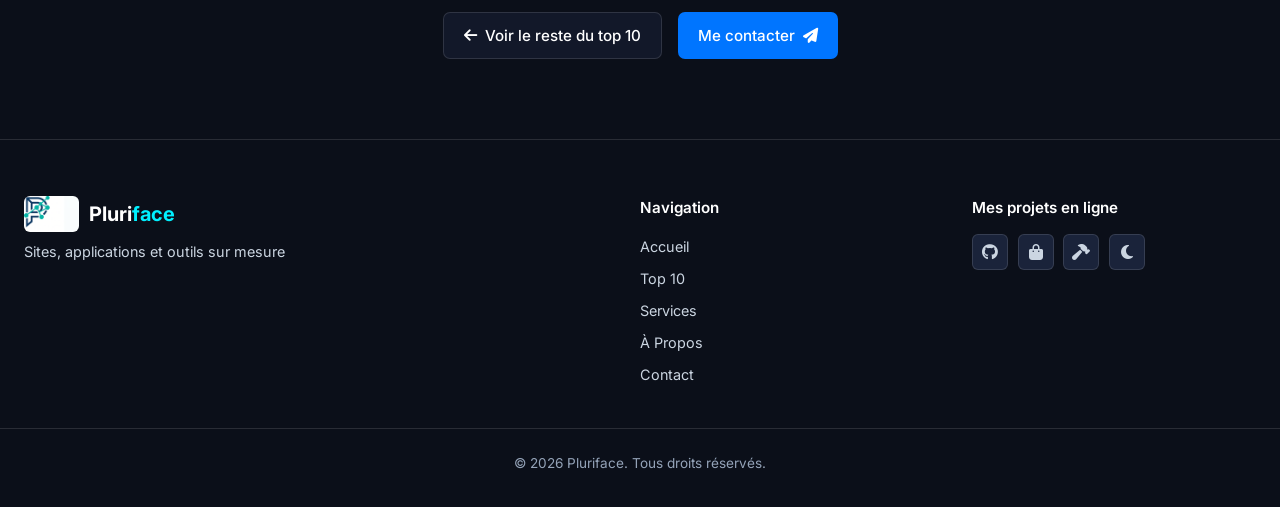
<file: projet-traduction-ia.html>
<!DOCTYPE html>
<html lang="fr">
<head>
  <meta charset="UTF-8">
  <meta name="viewport" content="width=device-width, initial-scale=1.0">
  <meta name="description" content="Étude de cas : un outil qui transcrit des vidéos et traduit des documents automatiquement, avec relecture humaine et une mémoire de corrections qui apprend. Automatisation avec l'IA, Python.">
  <meta name="keywords" content="Pluriface, étude de cas, automatisation, IA, Python, FastAPI, transcription, traduction, OCR, Claude">
  <meta name="author" content="Pluriface">

  <meta property="og:title" content="Étude de cas | Transcription de vidéos et traduction de documents par IA">
  <meta property="og:description" content="Un outil qui transcrit, traduit et met en page vidéos et documents, avec une relecture humaine et une mémoire de corrections qui s'enrichit à chaque usage.">

  <link rel="icon" type="image/png" href="assets/logo_pluriface_marque.png">
  <title>Étude de cas : transcription et traduction par IA | Pluriface</title>
  <link rel="canonical" href="https://ecnamorgit.github.io/pluriface-portfolio/projet-traduction-ia.html">
  <meta property="og:url" content="https://ecnamorgit.github.io/pluriface-portfolio/projet-traduction-ia.html">
  <meta property="og:type" content="article">
  <meta property="og:site_name" content="Pluriface">
  <meta property="og:locale" content="fr_FR">
  <meta property="og:image" content="https://ecnamorgit.github.io/pluriface-portfolio/assets/og-traduction.png">
  <meta property="og:image:width" content="1200">
  <meta property="og:image:height" content="630">
  <meta property="og:image:alt" content="Étude de cas : transcription et traduction par IA">
  <meta name="twitter:card" content="summary_large_image">
  <meta name="twitter:title" content="Étude de cas : transcription et traduction par IA | Pluriface">
  <meta name="twitter:description" content="Un outil qui transcrit, traduit et met en page vidéos et documents, avec une relecture humaine et une mémoire de corrections qui s'enrichit à chaque usage.">
  <meta name="twitter:image" content="https://ecnamorgit.github.io/pluriface-portfolio/assets/og-traduction.png">

  <link rel="preconnect" href="https://fonts.googleapis.com">
  <link rel="preconnect" href="https://fonts.gstatic.com" crossorigin>
  <link href="https://fonts.googleapis.com/css2?family=Inter:wght@400;500;600;700&family=Outfit:wght@300;400;500;600;700;800&family=Space+Grotesk:wght@400;500;600;700&family=Fira+Code:wght@400;500&display=swap" rel="stylesheet">
  <link rel="stylesheet" href="https://cdnjs.cloudflare.com/ajax/libs/font-awesome/6.4.0/css/all.min.css">
  <link rel="stylesheet" href="style.css">

  <style>
    /* ====================================================================
       Styles spécifiques à la page d'étude de cas
       ==================================================================== */
    .case-hero { padding: calc(var(--header-height) + 4rem) 0 3rem; }
    .case-back {
      display: inline-flex; align-items: center; gap: .5rem;
      color: var(--text-dim); font-size: .9rem; text-decoration: none;
      margin-bottom: 1.5rem; transition: color var(--transition-fast);
    }
    .case-back:hover { color: var(--primary-cyan); }

    .case-badges { display: flex; flex-wrap: wrap; gap: .5rem; margin-bottom: 1.25rem; }
    .case-badge {
      font-size: .75rem; font-weight: 600; letter-spacing: .02em;
      padding: .35rem .75rem; border-radius: var(--radius-pills);
      border: 1px solid var(--border-color); color: var(--text-muted);
      background: var(--bg-glass);
    }
    .case-badge.accent { color: var(--primary-cyan); border-color: var(--border-highlight); }

    .case-title {
      font-family: var(--font-heading); font-weight: 800;
      font-size: clamp(2rem, 4.5vw, 3.25rem); line-height: 1.1;
      color: var(--text-main); margin-bottom: 1rem; max-width: 20ch;
    }
    .case-lead {
      font-size: clamp(1rem, 1.6vw, 1.2rem); color: var(--text-muted);
      max-width: 68ch; line-height: 1.7;
    }

    .case-meta {
      display: grid; grid-template-columns: repeat(auto-fit, minmax(180px, 1fr));
      gap: 1rem; margin-top: 2.5rem; padding-top: 2rem;
      border-top: 1px solid var(--border-color);
    }
    .case-meta div span {
      display: block; font-size: .72rem; text-transform: uppercase;
      letter-spacing: .08em; color: var(--text-dim); margin-bottom: .35rem;
    }
    .case-meta div strong { color: var(--text-main); font-weight: 600; font-size: .95rem; }

    /* Bandeau de chiffres */
    .case-stats {
      display: grid; grid-template-columns: repeat(auto-fit, minmax(150px, 1fr));
      gap: 1px; background: var(--border-color);
      border: 1px solid var(--border-color); border-radius: var(--radius-lg);
      overflow: hidden; margin: 3rem 0;
    }
    .case-stat { background: var(--bg-secondary); padding: 1.5rem 1.25rem; text-align: center; }
    .case-stat b {
      display: block; font-family: var(--font-heading); font-weight: 700;
      font-size: clamp(1.35rem, 2.2vw, 1.75rem); color: var(--text-main);
      line-height: 1.1; white-space: nowrap;
    }
    .case-stat span { display: block; font-size: .8rem; color: var(--text-dim); margin-top: .4rem; }

    /* Sections */
    .case-section { padding: 3.5rem 0; border-top: 1px solid var(--border-color); }
    .case-section > .container { max-width: 900px; }
    .case-section.wide > .container { max-width: var(--container-width); }
    .case-kicker {
      font-family: var(--font-code); font-size: .8rem; color: var(--primary-cyan);
      letter-spacing: .06em; margin-bottom: .75rem; display: block;
    }
    .case-h2 {
      font-family: var(--font-heading); font-weight: 700;
      font-size: clamp(1.5rem, 2.8vw, 2rem); color: var(--text-main);
      margin-bottom: 1.25rem; line-height: 1.2;
    }
    .case-h3 {
      font-family: var(--font-heading); font-weight: 600; font-size: 1.15rem;
      color: var(--text-main); margin: 2rem 0 .75rem;
    }
    .case-section p { color: var(--text-muted); line-height: 1.8; margin-bottom: 1.1rem; }
    .case-section p:last-child { margin-bottom: 0; }
    .case-section strong { color: var(--text-main); font-weight: 600; }
    .case-section ul { color: var(--text-muted); line-height: 1.8; padding-left: 1.15rem; margin-bottom: 1.1rem; }
    .case-section li { margin-bottom: .5rem; }
    .case-section li::marker { color: var(--primary-cyan); }

    /* Encadré "problème / décision" */
    .case-callout {
      border-left: 3px solid var(--primary-cyan);
      background: var(--bg-glass); border-radius: 0 var(--radius-md) var(--radius-md) 0;
      padding: 1.25rem 1.5rem; margin: 1.75rem 0;
    }
    .case-callout h4 {
      font-size: .95rem; color: var(--text-main); margin-bottom: .5rem;
      font-weight: 600; display: flex; align-items: center; gap: .5rem;
    }
    .case-callout h4 i { color: var(--primary-cyan); }
    .case-callout p { font-size: .93rem; margin-bottom: 0; }

    /* Grille de cartes */
    .case-grid {
      display: grid; grid-template-columns: repeat(auto-fit, minmax(260px, 1fr));
      gap: 1.25rem; margin: 2rem 0;
    }
    .case-card {
      background: var(--bg-card); border: 1px solid var(--border-color);
      border-radius: var(--radius-lg); padding: 1.5rem;
      transition: border-color var(--transition-normal), transform var(--transition-normal);
    }
    .case-card:hover { border-color: var(--border-highlight); transform: translateY(-3px); }
    .case-card i { color: var(--primary-cyan); font-size: 1.15rem; margin-bottom: .85rem; display: block; }
    .case-card h4 { font-size: 1rem; color: var(--text-main); margin-bottom: .5rem; font-weight: 600; }
    .case-card p { font-size: .9rem; margin-bottom: 0; line-height: 1.65; }

    /* Étapes numérotées du pipeline */
    .case-steps { list-style: none; padding: 0; margin: 2rem 0; counter-reset: step; }
    .case-steps li {
      position: relative; padding-left: 3.25rem; padding-bottom: 1.75rem;
      border-left: 1px solid var(--border-color); margin-left: 1rem; margin-bottom: 0;
    }
    .case-steps li:last-child { border-left-color: transparent; padding-bottom: 0; }
    .case-steps li::before {
      counter-increment: step; content: counter(step);
      position: absolute; left: -1rem; top: -.15rem;
      width: 2rem; height: 2rem; border-radius: 50%;
      background: var(--bg-secondary); border: 1px solid var(--border-highlight);
      color: var(--primary-cyan); font-family: var(--font-code); font-size: .8rem;
      display: flex; align-items: center; justify-content: center;
    }
    .case-steps li::marker { content: none; }
    .case-steps h4 { font-size: 1rem; color: var(--text-main); margin-bottom: .35rem; font-weight: 600; }
    .case-steps p { font-size: .92rem; margin-bottom: 0; }
    .case-steps code { font-family: var(--font-code); font-size: .85em; color: var(--primary-cyan); }

    /* Blocs de code / extraits */
    .case-code {
      background: var(--bg-secondary); border: 1px solid var(--border-color);
      border-radius: var(--radius-md); overflow: hidden; margin: 1.75rem 0;
    }
    .case-code-head {
      display: flex; align-items: center; gap: .5rem;
      padding: .65rem 1rem; border-bottom: 1px solid var(--border-color);
      font-family: var(--font-code); font-size: .78rem; color: var(--text-dim);
      background: var(--bg-glass);
    }
    .case-code-head i { color: var(--primary-emerald); }
    .case-code pre {
      margin: 0; padding: 1.15rem 1.25rem; overflow-x: auto;
      font-family: var(--font-code); font-size: .82rem; line-height: 1.75;
      color: var(--text-muted); white-space: pre;
    }
    .case-code .c-time { color: var(--primary-amber); }
    .case-code .c-ar { color: var(--text-main); font-size: 1.05em; }
    .case-code .c-ok { color: var(--primary-emerald); }
    .case-code .c-dim { color: var(--text-dim); }

    /* Figures */
    .case-figure { margin: 2.5rem 0; }
    .case-figure img {
      width: 100%; height: auto; display: block;
      border-radius: var(--radius-md);
    }
    .case-figure figcaption {
      font-size: .84rem; color: var(--text-dim); margin-top: .85rem;
      line-height: 1.6; text-align: center;
    }

    /* Schéma d'architecture */
    .arch-wrap {
      background: var(--bg-secondary); border: 1px solid var(--border-color);
      border-radius: var(--radius-lg); padding: 1.5rem; overflow-x: auto;
    }
    .arch-svg { width: 100%; min-width: 720px; height: auto; display: block; }
    .arch-svg .a-box { fill: var(--bg-tertiary); stroke: var(--border-color); stroke-width: 1.5; }
    .arch-svg .a-box-accent { fill: var(--bg-tertiary); stroke: var(--primary-cyan); stroke-width: 1.5; }
    .arch-svg .a-zone { fill: none; stroke: var(--border-color); stroke-width: 1.5; stroke-dasharray: 6 5; }
    .arch-svg .a-title { fill: var(--text-main); font-family: var(--font-inter); font-size: 14px; font-weight: 700; }
    .arch-svg .a-label { fill: var(--text-main); font-family: var(--font-inter); font-size: 13px; font-weight: 600; }
    .arch-svg .a-sub { fill: var(--text-dim); font-family: var(--font-code); font-size: 10.5px; }
    .arch-svg .a-flow { fill: var(--text-dim); font-family: var(--font-inter); font-size: 11px; }
    .arch-svg .a-line { stroke: var(--text-dim); stroke-width: 1.5; fill: none; }
    .arch-svg .a-line-accent { stroke: var(--primary-cyan); stroke-width: 1.5; fill: none; }
    .arch-svg .a-line-dash { stroke: var(--primary-purple); stroke-width: 1.5; fill: none; stroke-dasharray: 5 4; }
    .arch-svg .a-zone-label { fill: var(--text-dim); font-family: var(--font-code); font-size: 11px; letter-spacing: .05em; }

    /* Table stack */
    .case-table { width: 100%; border-collapse: collapse; margin: 1.5rem 0; font-size: .9rem; }
    .case-table th {
      text-align: left; padding: .75rem .9rem; color: var(--text-dim);
      font-size: .74rem; text-transform: uppercase; letter-spacing: .07em;
      border-bottom: 1px solid var(--border-color); font-weight: 600;
    }
    .case-table td {
      padding: .8rem .9rem; color: var(--text-muted);
      border-bottom: 1px solid var(--border-color); line-height: 1.6;
    }
    .case-table td:first-child { color: var(--text-main); font-weight: 600; white-space: nowrap; }
    .case-table tr:last-child td { border-bottom: none; }

    /* Tags de stack */
    .case-tags { display: flex; flex-wrap: wrap; gap: .5rem; margin-top: 1.5rem; }

    /* CTA de fin */
    .case-cta {
      text-align: center; padding: 4rem 0 5rem;
      border-top: 1px solid var(--border-color);
    }
    .case-cta h2 { font-family: var(--font-heading); font-size: 1.6rem; color: var(--text-main); margin-bottom: .85rem; }
    .case-cta p { color: var(--text-muted); max-width: 55ch; margin: 0 auto 2rem; line-height: 1.7; }
    .case-cta-actions { display: flex; flex-wrap: wrap; gap: 1rem; justify-content: center; }

    @media (max-width: 640px) {
      .case-steps li { padding-left: 2.75rem; }
      .case-code pre { font-size: .74rem; }
    }
  </style>
<script type="application/ld+json">
{
  "@context": "https://schema.org",
  "@graph": [
    {
      "@type": "Article",
      "headline": "Transcription de vidéos et traduction de documents par IA",
      "description": "Étude de cas : un outil qui transcrit des vidéos et traduit des documents automatiquement, avec relecture humaine et une mémoire de corrections qui s'enrichit à chaque usage.",
      "url": "https://ecnamorgit.github.io/pluriface-portfolio/projet-traduction-ia.html",
      "image": "https://ecnamorgit.github.io/pluriface-portfolio/assets/og-traduction.png",
      "inLanguage": "fr-FR",
      "datePublished": "2026-08-11",
      "dateModified": "2026-10-01",
      "author": {
        "@type": "Person",
        "name": "Joan De Romance"
      },
      "publisher": {
        "@id": "https://ecnamorgit.github.io/pluriface-portfolio/#studio"
      }
    },
    {
      "@type": "BreadcrumbList",
      "itemListElement": [
        {
          "@type": "ListItem",
          "position": 1,
          "name": "Accueil",
          "item": "https://ecnamorgit.github.io/pluriface-portfolio/"
        },
        {
          "@type": "ListItem",
          "position": 2,
          "name": "Étude de cas : transcription et traduction par IA",
          "item": "https://ecnamorgit.github.io/pluriface-portfolio/projet-traduction-ia.html"
        }
      ]
    }
  ]
}
</script>
</head>
<body>

  <div class="bg-effects" aria-hidden="true">
    <div class="glow-orb orb-1"></div>
    <div class="glow-orb orb-2"></div>
    <div class="glow-orb orb-3"></div>
    <div class="grid-overlay"></div>
  </div>

  <!-- Header -->
  <header class="navbar-header" id="header">
    <nav class="navbar container" aria-label="Navigation principale">
      <a href="index.html" class="brand-logo" id="brand-logo-link">
        <img src="assets/logo_pluriface.png" alt="Logo Officiel Pluriface" class="brand-logo-img">
        <span class="logo-text">Pluri<span class="highlight">face</span></span>
      </a>

      <div class="nav-menu" id="nav-menu">
        <ul class="nav-list">
          <li class="nav-item"><a href="index.html" class="nav-link">Accueil</a></li>
          <li class="nav-item"><a href="index.html#projects" class="nav-link active-link">Top 10</a></li>
          <li class="nav-item"><a href="index.html#skills" class="nav-link">Services</a></li>
          <li class="nav-item"><a href="index.html#about" class="nav-link">À Propos</a></li>
          <li class="nav-item"><a href="index.html#contact" class="nav-link">Contact</a></li>
        </ul>
      </div>

      <div class="nav-actions">
        <button class="theme-toggle-btn" id="theme-toggle" aria-label="Changer le thème">
          <i class="fa-solid fa-moon" id="theme-icon"></i>
        </button>
        <a href="index.html#contact" class="btn btn-sm btn-primary">Me contacter</a>
        <button class="mobile-menu-btn" id="mobile-menu-toggle" aria-label="Ouvrir le menu">
          <i class="fa-solid fa-bars"></i>
        </button>
      </div>
    </nav>
  </header>

  <main>

    <!-- ================= HERO ================= -->
    <section class="case-hero">
      <div class="container" style="max-width: 900px;">
        <a href="index.html#projects" class="case-back">
          <i class="fa-solid fa-arrow-left"></i> Retour au top 10
        </a>

        <div class="case-badges">
          <span class="case-badge accent">Projet phare · n°1 du top 10</span>
          <span class="case-badge">Automatisation avec l'IA</span>
          <span class="case-badge">Outil interne, en production</span>
        </div>

        <h1 class="case-title">Transcrire, traduire et sous-titrer des vidéos, sans y passer ses soirées</h1>

        <p class="case-lead">
          Une petite organisation recevait des heures de vidéos et des centaines de pages en langue
          étrangère. Chaque fichier demandait des heures de transcription et de traduction à la main,
          et les outils grand public ne tenaient pas la cohérence du vocabulaire d'une page à
          l'autre. J'ai construit un outil qui fait le travail mécanique tout seul, la nuit, et qui
          <strong>retient chaque correction humaine pour faire mieux la fois suivante</strong>.
        </p>

        <div class="case-meta">
          <div><span>Rôle</span><strong>Conception, développement, exploitation</strong></div>
          <div><span>Période</span><strong>Avril à août 2026</strong></div>
          <div><span>Utilisateurs</span><strong>Une équipe non technicienne</strong></div>
          <div><span>Statut</span><strong>En production, usage interne</strong></div>
        </div>

        <div class="case-stats">
          <div class="case-stat"><b>8 h 46</b><span>de vidéo traitée</span></div>
          <div class="case-stat"><b>227</b><span>pages traduites et mises en page</span></div>
          <div class="case-stat"><b>4 437</b><span>corrections mémorisées</span></div>
          <div class="case-stat"><b>0</b><span>installation chez les utilisateurs</span></div>
        </div>
      </div>
    </section>

    <!-- ================= LE PROBLÈME ================= -->
    <section class="case-section">
      <div class="container">
        <span class="case-kicker">01 — Le problème</span>
        <h2 class="case-h2">Traduire n'est pas le plus dur. Rester cohérent, si.</h2>

        <p>
          Demander à une IA de traduire un paragraphe est facile et presque gratuit. Le vrai
          besoin était ailleurs, et il tient en trois points que les outils tout faits ne règlent
          pas&nbsp;:
        </p>

        <div class="case-grid">
          <div class="case-card">
            <i class="fa-solid fa-book-bookmark"></i>
            <h4>Le vocabulaire qui dérive</h4>
            <p>
              Sur 200 pages, un même terme métier traduit de quatre façons différentes rend le
              document inutilisable. Aucun outil grand public ne garantit qu'un mot sera rendu de la
              même manière du début à la fin.
            </p>
          </div>
          <div class="case-card">
            <i class="fa-solid fa-file-lines"></i>
            <h4>Des documents compliqués</h4>
            <p>
              Des PDF en partie scannés, des notes de bas de page, deux langues qui ne s'écrivent
              pas dans le même sens. Il fallait lire tout cela correctement, puis reproduire une mise
              en page propre avec l'original et la traduction côte à côte.
            </p>
          </div>
          <div class="case-card">
            <i class="fa-solid fa-coins"></i>
            <h4>Le coût</h4>
            <p>
              Traiter des heures de vidéo et des centaines de pages uniquement avec des services
              payants n'était pas tenable pour une petite structure. Le gros du calcul devait tourner
              sur une machine déjà possédée.
            </p>
          </div>
        </div>

        <div class="case-callout">
          <h4><i class="fa-solid fa-lightbulb"></i> Le parti pris</h4>
          <p>
            L'outil ne remplace pas la personne qui relit&nbsp;: il fait le travail répétitif et
            garantit la cohérence, l'humain valide. Chaque correction humaine est conservée et
            réutilisée dans les traductions suivantes. C'est le cœur du projet, et c'est ce qui le
            rend transposable à n'importe quel métier qui a son propre vocabulaire&nbsp;: immobilier,
            juridique, médical, technique.
          </p>
        </div>
      </div>
    </section>

    <!-- ================= COMMENT ÇA MARCHE ================= -->
    <section class="case-section">
      <div class="container">
        <span class="case-kicker">02 — Comment ça marche</span>
        <h2 class="case-h2">On dépose un fichier, on reçoit un résultat relu</h2>
        <p>
          Du point de vue de l'équipe, l'outil tient en quelques gestes. Tout le reste se passe en
          coulisses.
        </p>

        <ol class="case-steps">
          <li>
            <h4>Déposer</h4>
            <p>
              Depuis un simple navigateur, on envoie une vidéo ou un PDF sur un espace privé. Rien à
              installer, un compte personnel suffit.
            </p>
          </li>
          <li>
            <h4>Laisser travailler</h4>
            <p>
              L'outil met le fichier en file d'attente et le traite quand une machine est libre,
              généralement la nuit. Il transcrit la voix en texte, traduit en deux passes (un premier
              jet rapide, puis une relecture par un modèle plus fort qui corrige le vocabulaire et le
              style), puis prépare la mise en page. Si la machine s'éteint au milieu, il reprend là où
              il s'était arrêté.
            </p>
          </li>
          <li>
            <h4>Relire et valider</h4>
            <p>
              Un e-mail prévient quand c'est prêt. Un relecteur ouvre une interface simple, corrige ce
              qui doit l'être, valide. Les corrections sont enregistrées&nbsp;: l'outil ne refera pas
              deux fois la même erreur.
            </p>
          </li>
          <li>
            <h4>Récupérer le livrable</h4>
            <p>
              Pour une vidéo&nbsp;: des sous-titres incrustés dans l'image, avec une version verticale
              pour les formats courts. Pour un document&nbsp;: un PDF bilingue, page d'origine et page
              traduite en vis-à-vis, notes de bas de page comprises.
            </p>
          </li>
        </ol>

        <figure class="case-figure">
          <img src="assets/pipeline_card.png" alt="Schéma : dépôt, transcription, traduction, relecture humaine, livrable, avec une mémoire de corrections qui alimente la traduction" loading="lazy">
          <figcaption>Le parcours d'un fichier. La boucle du bas est ce qui fait progresser l'outil avec le temps.</figcaption>
        </figure>
      </div>
    </section>

    <!-- ================= LES LIVRABLES ================= -->
    <section class="case-section">
      <div class="container">
        <span class="case-kicker">03 — Les résultats</span>
        <h2 class="case-h2">Ce que l'équipe récupère</h2>

        <figure class="case-figure">
          <img src="assets/soustitrage.webp" alt="Illustration : une vidéo avec un sous-titre incrusté, et la même vidéo en format vertical sur un téléphone" loading="lazy">
          <figcaption>
            Vidéo&nbsp;: les sous-titres sont incrustés directement dans l'image, prêts à publier. Une
            version verticale est produite en même temps pour les formats courts des réseaux sociaux.
            Illustration&nbsp;: les vidéos réelles ne sont pas publiques.
          </figcaption>
        </figure>

        <figure class="case-figure">
          <img src="assets/pipeline_soustitres.png" alt="Bas d'une image de vidéo avec une bande assombrie et un sous-titre lisible" loading="lazy">
          <figcaption>
            Détail&nbsp;: une bande est floutée en bas de l'image pour que le sous-titre reste lisible
            quel que soit l'arrière-plan. Le texte français garde exactement le minutage de
            l'original, ce qui permet de corriger une phrase sans tout refaire.
          </figcaption>
        </figure>

        <figure class="case-figure">
          <img src="assets/pipeline_livre.png" alt="Deux pages en vis-à-vis : page traduite à gauche, page d'origine à droite, illustration schématique" loading="lazy">
          <figcaption>
            Document&nbsp;: la page traduite est reconstruite en face de la page d'origine. Au total,
            735 pages harmonisées et plus de 2 000 notes de bas de page retrouvées, traduites et
            remises à leur place. Illustration schématique&nbsp;: le contenu réel n'est pas public.
          </figcaption>
        </figure>
      </div>
    </section>

    <!-- ================= LE CŒUR ================= -->
    <section class="case-section">
      <div class="container">
        <span class="case-kicker">04 — Le cœur du système</span>
        <h2 class="case-h2">Un glossaire et une mémoire qui s'améliorent à l'usage</h2>
        <p>
          C'est ce qui distingue ce projet d'un simple appel à un traducteur automatique. Deux
          choses s'accumulent au fil des mois et sont réutilisées à chaque traduction&nbsp;:
        </p>
        <ul>
          <li>
            <strong>Le glossaire</strong>&nbsp;: les termes du métier avec la traduction retenue par
            l'équipe. Depuis l'écran de relecture, annoter un mot suffit à l'ajouter. Personne ne tient
            de tableur à côté.
          </li>
          <li>
            <strong>La mémoire de corrections</strong>&nbsp;: des milliers d'exemples « ce que l'IA
            avait proposé, ce que l'humain a retenu ». Montrer les deux versions à l'IA lui apprend la
            différence, bien mieux que de lui donner une liste de règles.
          </li>
        </ul>

        <div class="case-grid">
          <div class="case-card">
            <i class="fa-solid fa-filter"></i>
            <h4>Les bons exemples, pas les derniers</h4>
            <p>
              Pour chaque passage, l'outil choisit dans la mémoire les corrections qui parlent du
              même sujet, plutôt que les dix plus récentes. Le glossaire est filtré de la même
              façon&nbsp;: seuls les termes réellement présents dans le texte sont envoyés.
            </p>
          </div>
          <div class="case-card">
            <i class="fa-solid fa-shield-halved"></i>
            <h4>Une mémoire qu'on ne perd pas</h4>
            <p>
              Des mois de corrections, c'est un actif. Les fichiers sont écrits de manière à survivre
              à une coupure, et un fichier abîmé n'est jamais écrasé&nbsp;: les nouvelles corrections
              sont mises de côté en attendant une vérification.
            </p>
          </div>
          <div class="case-card">
            <i class="fa-solid fa-user-check"></i>
            <h4>L'humain garde la main</h4>
            <p>
              Un conflit entre deux traductions d'un même terme est signalé, pas tranché en silence.
              L'outil propose, l'équipe décide, et la décision est retenue.
            </p>
          </div>
        </div>
      </div>
    </section>

    <!-- ================= FIABILITÉ ================= -->
    <section class="case-section">
      <div class="container">
        <span class="case-kicker">05 — Ce qui compte vraiment</span>
        <h2 class="case-h2">Un outil que des non-techniciens utilisent sans moi</h2>
        <p>
          L'outil travaille la nuit, pour des personnes qui ne regardent pas d'écran de contrôle. Un
          échec silencieux coûte une journée&nbsp;; un faux « c'est prêt » coûte la confiance. La plus
          grande partie du travail est allée là.
        </p>

        <div class="case-grid">
          <div class="case-card">
            <i class="fa-solid fa-rotate-right"></i>
            <h4>Il reprend où il s'est arrêté</h4>
            <p>
              Coupure de courant, machine éteinte, quota d'un service atteint en plein milieu d'un
              document&nbsp;: le travail déjà fait n'est jamais refait ni repayé. Un document
              interrompu à la page 180 repart de la page 180.
            </p>
          </div>
          <div class="case-card">
            <i class="fa-solid fa-triangle-exclamation"></i>
            <h4>Il distingue ses pannes</h4>
            <p>
              Un mot de passe invalide, une limite d'usage et un serveur momentanément saturé ne
              se traitent pas pareil&nbsp;: arrêt immédiat avec un message clair, mise en attente et
              reprise automatique, ou nouvel essai un peu plus tard.
            </p>
          </div>
          <div class="case-card">
            <i class="fa-solid fa-magnifying-glass-chart"></i>
            <h4>Il se contrôle lui-même</h4>
            <p>
              Chaque vidéo reçoit un rapport de qualité (minutes manquantes, passages douteux), chaque
              page une note. L'outil refuse d'annoncer un succès s'il n'a rien à livrer. Mieux vaut un
              « à vérifier » honnête qu'un résultat vide.
            </p>
          </div>
        </div>

        <div class="case-callout">
          <h4><i class="fa-solid fa-people-group"></i> Et l'adoption&nbsp;?</h4>
          <p>
            Un outil que l'équipe n'utilise pas ne fait gagner aucune heure. Celui-ci a été conçu
            autour de trois gestes simples (déposer, relire, récupérer), avec un e-mail à chaque étape et
            aucune installation. Les retours des utilisateurs ont dicté l'ordre des améliorations,
            pas la liste des fonctions possibles.
          </p>
        </div>
      </div>
    </section>

    <!-- ================= POUR LES CURIEUX ================= -->
    <section class="case-section">
      <div class="container">
        <span class="case-kicker">06 — Pour les curieux</span>
        <h2 class="case-h2">Sous le capot, en quelques lignes</h2>
        <p>
          Un petit serveur, allumé en permanence, héberge le site de dépôt, la file d'attente et les
          fichiers. Le calcul lourd se fait sur un ordinateur de bureau qui vient chercher du travail
          la nuit. Les deux se parlent par une API.
        </p>
        <table class="case-table">
          <tr><th>Domaine</th><th>Choix</th></tr>
          <tr><td>Application</td><td>Python, FastAPI, interface web de dépôt et de relecture</td></tr>
          <tr><td>Intelligence artificielle</td><td>Reconnaissance vocale (Whisper), un modèle de langage local pour le premier jet, Claude par API pour la passe de correction</td></tr>
          <tr><td>Documents et vidéo</td><td>Lecture de PDF et de pages scannées (OCR), génération de PDF, ffmpeg pour les sous-titres</td></tr>
          <tr><td>Exploitation</td><td>Linux, services systemd, HTTPS automatique, comptes personnels, sauvegarde quotidienne chiffrée et vérifiée, procédure de reconstruction documentée (déjà utilisée pour de vrai)</td></tr>
          <tr><td>Qualité</td><td>Environ 11 900 lignes de Python versionnées, 310 fonctions de test automatisées</td></tr>
        </table>
        <div class="case-tags">
          <span class="tag">Python</span>
          <span class="tag">FastAPI</span>
          <span class="tag">Claude (API)</span>
          <span class="tag">Whisper</span>
          <span class="tag">OCR</span>
          <span class="tag">ffmpeg</span>
          <span class="tag">Linux</span>
          <span class="tag">pytest</span>
        </div>
      </div>
    </section>

    <!-- ================= BILAN ================= -->
    <section class="case-section">
      <div class="container">
        <span class="case-kicker">07 — Bilan</span>
        <h2 class="case-h2">Ce que j'en retire</h2>
        <p>
          Le plus intéressant n'a pas été de brancher des modèles d'IA, mais de construire ce qui les
          entoure&nbsp;: une file d'attente qui supporte une machine absente, une mémoire qui ne
          s'efface pas, des contrôles qui disent quand ne pas faire confiance au résultat, et une
          interface que des non-techniciens utilisent seuls.
        </p>
        <p>
          Rien de tout cela n'est propre au domaine traité. Le même schéma (une tâche répétitive
          confiée à l'IA, un humain qui valide, une mémoire qui apprend des validations) s'applique
          tel quel à des comptes rendus de réunion, des dossiers clients, des annonces à rédiger ou
          des documents à classer. <strong>La valeur n'est pas dans l'IA, elle est dans la boucle
          qui l'entoure.</strong>
        </p>
        <p>
          Le projet reste un outil interne&nbsp;: le code n'est pas public et l'accès est réservé à
          ses utilisateurs. Je peux en revanche le montrer en fonctionnement et détailler ses choix
          lors d'un entretien.
        </p>
      </div>
    </section>

    <!-- ================= CTA ================= -->
    <section class="case-cta">
      <div class="container">
        <h2>Envie d'en discuter&nbsp;?</h2>
        <p>
          Vous avez une tâche répétitive qui mériterait le même traitement&nbsp;? Je peux détailler
          n'importe quelle partie de ce système, et réfléchir avec vous à ce qui s'automatise chez vous.
        </p>
        <div class="case-cta-actions">
          <a href="index.html#projects" class="btn btn-lg btn-outline">
            <i class="fa-solid fa-arrow-left"></i> <span>Voir le reste du top 10</span>
          </a>
          <a href="mailto:pluriface@gmail.com" class="btn btn-lg btn-primary">
            <span>Me contacter</span> <i class="fa-solid fa-paper-plane"></i>
          </a>
        </div>
      </div>
    </section>

  </main>

  <!-- Footer -->
  <footer class="footer">
    <div class="container footer-container">
      <div class="footer-brand">
        <a href="index.html" class="brand-logo">
          <img src="assets/logo_pluriface.png" alt="Logo Officiel Pluriface" class="brand-logo-img">
          <span class="logo-text">Pluri<span class="highlight">face</span></span>
        </a>
        <p class="footer-tagline">Sites, applications et outils sur mesure</p>
      </div>

      <div class="footer-links">
        <h4>Navigation</h4>
        <ul>
          <li><a href="index.html">Accueil</a></li>
          <li><a href="index.html#projects">Top 10</a></li>
          <li><a href="index.html#skills">Services</a></li>
          <li><a href="index.html#about">À Propos</a></li>
          <li><a href="index.html#contact">Contact</a></li>
        </ul>
      </div>

      <div class="footer-socials">
        <h4>Mes projets en ligne</h4>
        <div class="social-icons">
          <a href="https://github.com/Ecnamorgit" target="_blank" rel="noopener noreferrer" aria-label="GitHub"><i class="fa-brands fa-github"></i></a>
          <a href="https://cabodihf.fr/fr" target="_blank" rel="noopener noreferrer" aria-label="Site Client Cabodi"><i class="fa-solid fa-bag-shopping"></i></a>
          <a href="https://www.laforgeducode.fr/" target="_blank" rel="noopener noreferrer" aria-label="La Forge du Code"><i class="fa-solid fa-hammer"></i></a>
          <a href="https://qada-ab977.web.app/" target="_blank" rel="noopener noreferrer" aria-label="Appli Qada"><i class="fa-solid fa-moon"></i></a>
        </div>
      </div>
    </div>

    <div class="footer-bottom">
      <div class="container">
        <p>&copy; 2026 Pluriface. Tous droits réservés.</p>
      </div>
    </div>
  </footer>

  <script src="app.js"></script>
</body>
</html>
</file>
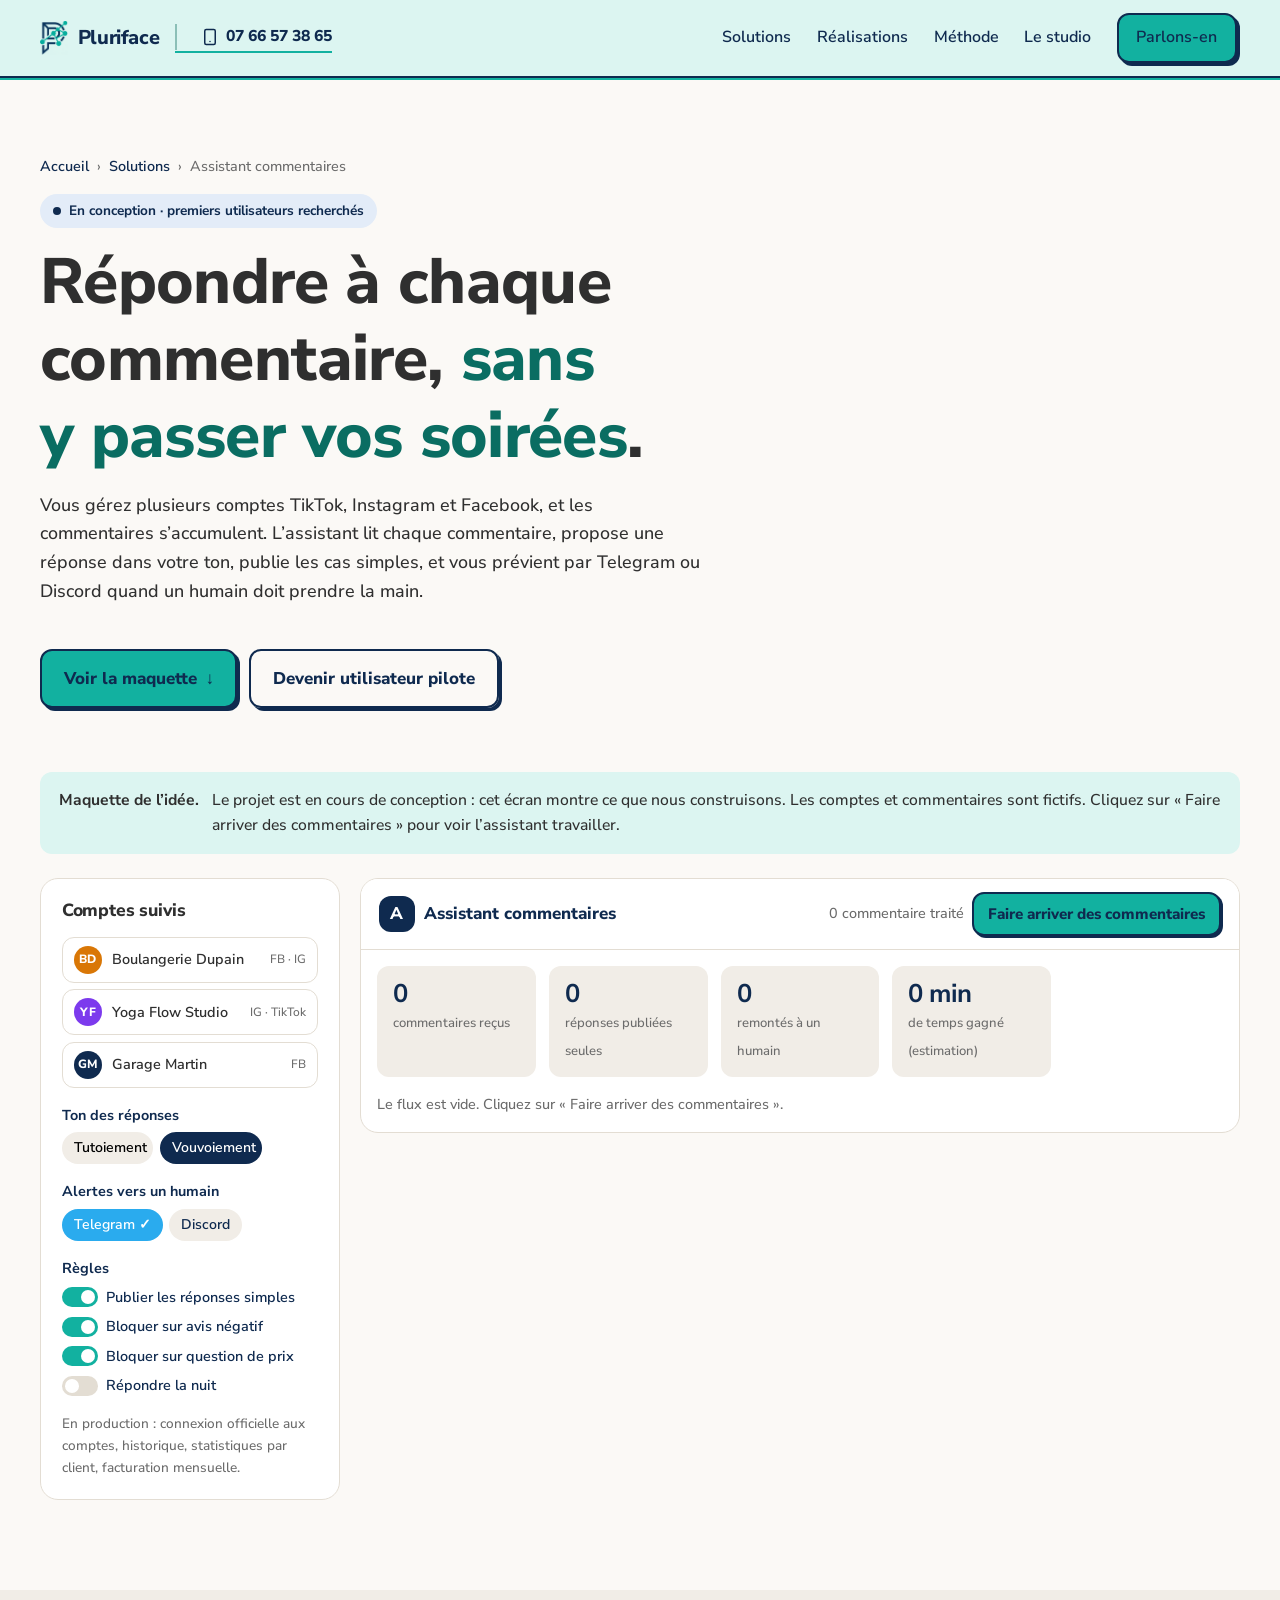
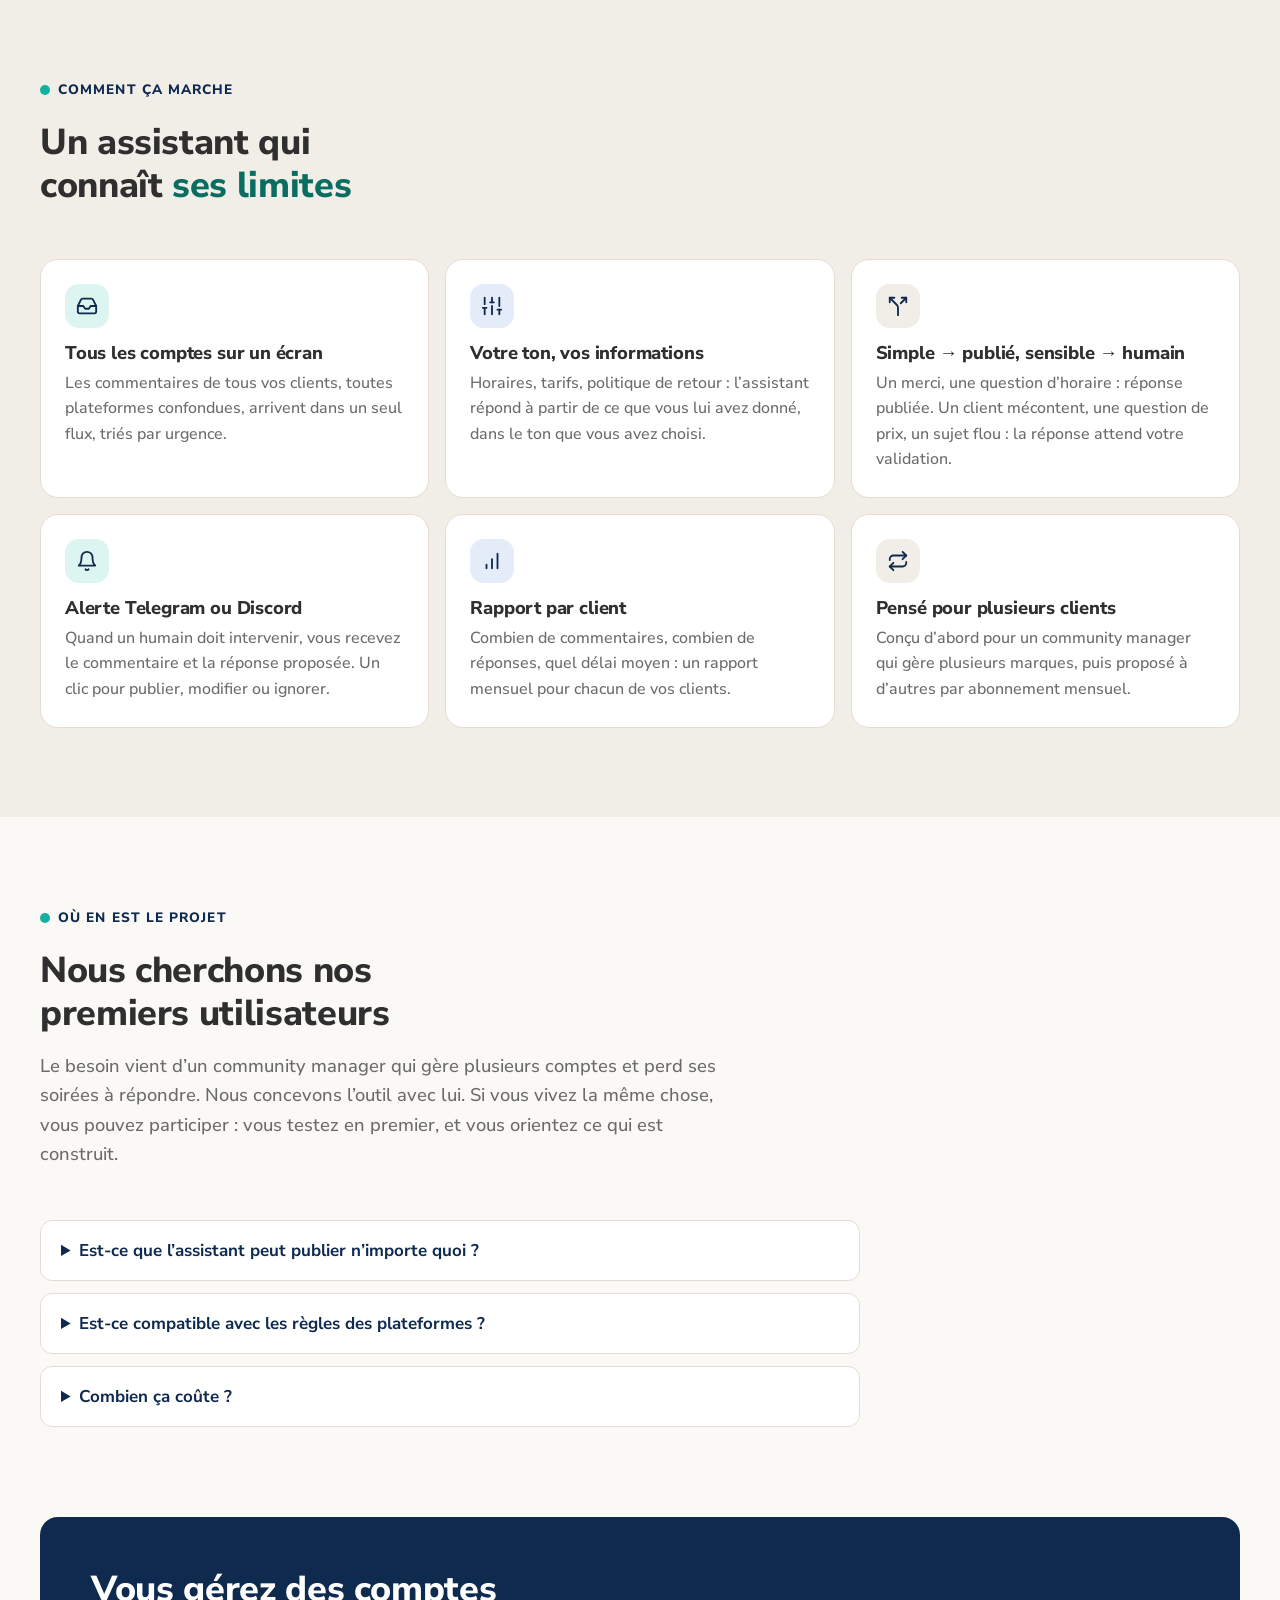
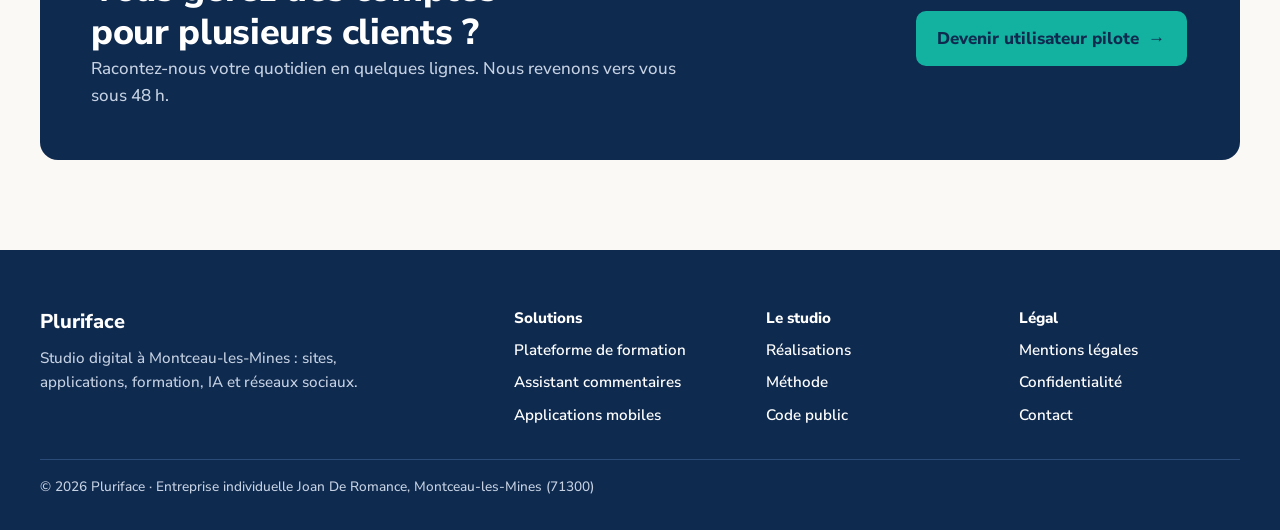
<file: solutions/assistant-commentaires.html>
<!DOCTYPE html>
<html lang="fr">
<head>
  <meta charset="UTF-8">
  <meta name="viewport" content="width=device-width, initial-scale=1.0">
  <meta name="color-scheme" content="only light">
  <meta name="description" content="Assistant de réponse aux commentaires TikTok, Instagram et Facebook : réponses automatiques dans votre ton, remontée des cas sensibles vers un humain, un seul écran pour tous vos comptes. Maquette interactive.">
  <meta property="og:title" content="Assistant de réponse aux commentaires | Pluriface">
  <meta property="og:description" content="TikTok, Instagram, Facebook : l’assistant répond aux commentaires simples et vous alerte pour les cas sensibles.">
  <link rel="icon" type="image/png" href="../assets/logo_pluriface_marque.png">
  <title>Assistant de réponse aux commentaires | Pluriface</title>
  <link rel="canonical" href="https://ecnamorgit.github.io/pluriface-portfolio/solutions/assistant-commentaires.html">
  <meta property="og:url" content="https://ecnamorgit.github.io/pluriface-portfolio/solutions/assistant-commentaires.html">
  <meta property="og:type" content="website">
  <meta property="og:site_name" content="Pluriface">
  <meta property="og:locale" content="fr_FR">
  <meta property="og:image" content="https://ecnamorgit.github.io/pluriface-portfolio/assets/og-assistant.png">
  <meta property="og:image:width" content="1200">
  <meta property="og:image:height" content="630">
  <meta property="og:image:alt" content="Assistant de réponse aux commentaires">
  <meta name="twitter:card" content="summary_large_image">
  <meta name="twitter:title" content="Assistant de réponse aux commentaires | Pluriface">
  <meta name="twitter:description" content="TikTok, Instagram, Facebook : l’assistant répond aux commentaires simples et vous alerte pour les cas sensibles.">
  <meta name="twitter:image" content="https://ecnamorgit.github.io/pluriface-portfolio/assets/og-assistant.png">
  <link rel="preconnect" href="https://fonts.googleapis.com">
  <link rel="preconnect" href="https://fonts.gstatic.com" crossorigin>
  <link href="https://fonts.googleapis.com/css2?family=Nunito+Sans:wght@500;600;700;800&display=swap" rel="stylesheet">
  <link rel="stylesheet" href="../agence.css?v=13">
  <script>
    /* Masque les blocs a animer, puis les redonne si site.js n'a pas repondu. */
    document.documentElement.classList.add('js');
    setTimeout(function () {
      if (!window.pluriface) document.documentElement.classList.remove('js');
    }, 2500);
  </script>
<script type="application/ld+json">
{
  "@context": "https://schema.org",
  "@graph": [
    {
      "@type": "Service",
      "name": "Assistant de réponse aux commentaires",
      "description": "Assistant qui répond aux commentaires TikTok, Instagram et Facebook dans le ton de la marque et remonte les cas sensibles à un humain.",
      "serviceType": "Assistant de réponse aux commentaires",
      "url": "https://ecnamorgit.github.io/pluriface-portfolio/solutions/assistant-commentaires.html",
      "provider": {
        "@id": "https://ecnamorgit.github.io/pluriface-portfolio/#studio"
      },
      "areaServed": {
        "@type": "Country",
        "name": "France"
      },
      "inLanguage": "fr-FR"
    },
    {
      "@type": "BreadcrumbList",
      "itemListElement": [
        {
          "@type": "ListItem",
          "position": 1,
          "name": "Accueil",
          "item": "https://ecnamorgit.github.io/pluriface-portfolio/"
        },
        {
          "@type": "ListItem",
          "position": 2,
          "name": "Assistant commentaires",
          "item": "https://ecnamorgit.github.io/pluriface-portfolio/solutions/assistant-commentaires.html"
        }
      ]
    }
  ]
}
</script>
</head>
<body>

  <header class="topbar">
    <div class="wrap">
      <a href="../index.html" class="brand"><img src="../assets/logo_pluriface_marque.png" alt="">Pluriface</a>
      <a href="tel:+33766573865" class="topbar-tel" aria-label="Nous appeler au 07 66 57 38 65"><svg class="ic" aria-hidden="true"><use href="../assets/icons.svg#smartphone"/></svg><span class="tel-txt">07 66 57 38 65</span></a>
      <button class="menu-btn" id="menu-btn" aria-expanded="false" aria-controls="nav">Menu</button>
      <nav class="nav" id="nav" aria-label="Navigation principale">
        <a href="../index.html#solutions">Solutions</a>
        <a href="../index.html#realisations">Réalisations</a>
        <a href="../index.html#methode">Méthode</a>
        <a href="../index.html#studio">Le studio</a>
        <a href="../index.html#contact" class="btn btn-primary">Parlons-en</a>
      </nav>
    </div>
  </header>

  <main>
    <section class="page-hero">
      <div class="wrap">
        <nav class="crumbs" aria-label="Fil d’Ariane"><a href="../index.html">Accueil</a><span>›</span><a href="../index.html#solutions">Solutions</a><span>›</span><span>Assistant commentaires</span></nav>
        <span class="status coral">En conception · premiers utilisateurs recherchés</span>
        <h1>Répondre à chaque commentaire, <em class="hl">sans y passer vos soirées</em>.</h1>
        <p class="lead">Vous gérez plusieurs comptes TikTok, Instagram et Facebook, et les commentaires s’accumulent. L’assistant lit chaque commentaire, propose une réponse dans votre ton, publie les cas simples, et vous prévient par Telegram ou Discord quand un humain doit prendre la main.</p>
        <div class="actions">
          <a href="#maquette" class="btn btn-primary">Voir la maquette <span class="arrow">↓</span></a>
          <a href="../index.html#contact" class="btn btn-ghost">Devenir utilisateur pilote</a>
        </div>
      </div>
    </section>

    <section class="section" id="maquette" style="padding-top:1rem">
      <div class="wrap">
        <div class="demo-note"><strong>Maquette de l’idée.</strong><span>Le projet est en cours de conception : cet écran montre ce que nous construisons. Les comptes et commentaires sont fictifs. Cliquez sur « Faire arriver des commentaires » pour voir l’assistant travailler.</span></div>

        <div class="mock-layout">
          <aside class="panel" aria-label="Réglages de l’assistant">
            <h3>Comptes suivis</h3>
            <div class="accounts">
              <div class="acc"><span class="ava" style="background:#d97706">BD</span>Boulangerie Dupain<small>FB · IG</small></div>
              <div class="acc"><span class="ava" style="background:#7c3aed">YF</span>Yoga Flow Studio<small>IG · TikTok</small></div>
              <div class="acc"><span class="ava" style="background:#0f2a4f">GM</span>Garage Martin<small>FB</small></div>
            </div>
            <label>Ton des réponses
              <div class="chips" id="tone">
                <button type="button" class="swatch-tone chip" data-tone="tu" style="border:0;cursor:pointer" aria-pressed="false">Tutoiement</button>
                <button type="button" class="swatch-tone chip" data-tone="vous" style="border:0;cursor:pointer;background:var(--ink);color:#fff" aria-pressed="true">Vouvoiement</button>
              </div>
            </label>
            <label>Alertes vers un humain
              <div class="chips">
                <span class="chip" style="background:#2aabee;color:#fff;padding-right:.75rem">Telegram ✓</span>
                <span class="chip" style="padding-right:.75rem">Discord</span>
              </div>
            </label>
            <label>Règles
              <div class="chips" style="flex-direction:column;align-items:flex-start">
                <span class="toggle on"><i></i>Publier les réponses simples</span>
                <span class="toggle on"><i></i>Bloquer sur avis négatif</span>
                <span class="toggle on"><i></i>Bloquer sur question de prix</span>
                <span class="toggle"><i></i>Répondre la nuit</span>
              </div>
            </label>
            <p class="hint">En production : connexion officielle aux comptes, historique, statistiques par client, facturation mensuelle.</p>
          </aside>

          <div class="app" style="min-height:0">
            <div class="app-top">
              <div class="app-brand"><span class="app-logo" style="background:var(--ink)">A</span><span>Assistant commentaires</span></div>
              <div class="sim-bar">
                <span class="count" id="count">0 commentaire traité</span>
                <button type="button" class="btn btn-primary btn-sm" id="sim">Faire arriver des commentaires</button>
              </div>
            </div>
            <div class="app-main" style="padding:1rem">
              <div class="cards">
                <div class="kpi"><b id="k-total">0</b><span>commentaires reçus</span></div>
                <div class="kpi"><b id="k-auto">0</b><span>réponses publiées seules</span></div>
                <div class="kpi"><b id="k-esc">0</b><span>remontés à un humain</span></div>
                <div class="kpi"><b id="k-time">0 min</b><span>de temps gagné (estimation)</span></div>
              </div>
              <div class="feed" id="feed">
                <p class="sub" id="empty">Le flux est vide. Cliquez sur « Faire arriver des commentaires ».</p>
              </div>
            </div>
          </div>
        </div>
      </div>
    </section>

    <section class="section tinted">
      <div class="wrap">
        <div class="section-head reveal">
          <span class="eyebrow">Comment ça marche</span>
          <h2>Un assistant qui connaît <em class="hl teal">ses limites</em></h2>
        </div>
        <div class="features">
          <div class="feature reveal"><div class="icon"><svg class="ic" aria-hidden="true"><use href="../assets/icons.svg#inbox"/></svg></div><h3>Tous les comptes sur un écran</h3><p>Les commentaires de tous vos clients, toutes plateformes confondues, arrivent dans un seul flux, triés par urgence.</p></div>
          <div class="feature reveal"><div class="icon"><svg class="ic" aria-hidden="true"><use href="../assets/icons.svg#sliders"/></svg></div><h3>Votre ton, vos informations</h3><p>Horaires, tarifs, politique de retour : l’assistant répond à partir de ce que vous lui avez donné, dans le ton que vous avez choisi.</p></div>
          <div class="feature reveal"><div class="icon"><svg class="ic" aria-hidden="true"><use href="../assets/icons.svg#split"/></svg></div><h3>Simple → publié, sensible → humain</h3><p>Un merci, une question d’horaire : réponse publiée. Un client mécontent, une question de prix, un sujet flou : la réponse attend votre validation.</p></div>
          <div class="feature reveal"><div class="icon"><svg class="ic" aria-hidden="true"><use href="../assets/icons.svg#bell"/></svg></div><h3>Alerte Telegram ou Discord</h3><p>Quand un humain doit intervenir, vous recevez le commentaire et la réponse proposée. Un clic pour publier, modifier ou ignorer.</p></div>
          <div class="feature reveal"><div class="icon"><svg class="ic" aria-hidden="true"><use href="../assets/icons.svg#chart"/></svg></div><h3>Rapport par client</h3><p>Combien de commentaires, combien de réponses, quel délai moyen : un rapport mensuel pour chacun de vos clients.</p></div>
          <div class="feature reveal"><div class="icon"><svg class="ic" aria-hidden="true"><use href="../assets/icons.svg#repeat"/></svg></div><h3>Pensé pour plusieurs clients</h3><p>Conçu d’abord pour un community manager qui gère plusieurs marques, puis proposé à d’autres par abonnement mensuel.</p></div>
        </div>
      </div>
    </section>

    <section class="section">
      <div class="wrap">
        <div class="section-head reveal">
          <span class="eyebrow">Où en est le projet</span>
          <h2>Nous cherchons nos premiers utilisateurs</h2>
          <p>Le besoin vient d’un community manager qui gère plusieurs comptes et perd ses soirées à répondre. Nous concevons l’outil avec lui. Si vous vivez la même chose, vous pouvez participer : vous testez en premier, et vous orientez ce qui est construit.</p>
        </div>
        <div class="faq reveal">
          <details><summary>Est-ce que l’assistant peut publier n’importe quoi ?</summary><p>Non. Il ne publie seul que les cas que vous avez autorisés (remerciements, horaires, questions dont la réponse est dans vos informations). Tout le reste attend votre validation, et vous pouvez tout relire a posteriori.</p></details>
          <details><summary>Est-ce compatible avec les règles des plateformes ?</summary><p>L’assistant passe par les connexions officielles des plateformes. Les fonctionnalités dépendent de ce que chaque plateforme autorise, et nous les documentons compte par compte.</p></details>
          <details><summary>Combien ça coûte ?</summary><p>Un abonnement mensuel par compte suivi, défini avec les premiers utilisateurs. Les utilisateurs pilotes bénéficient d’un tarif préférentiel durable.</p></details>
        </div>
      </div>
    </section>

    <section class="section" style="padding-top:0">
      <div class="wrap">
        <div class="cta-band reveal">
          <div>
            <h2>Vous gérez des comptes pour plusieurs clients ?</h2>
            <p>Racontez-nous votre quotidien en quelques lignes. Nous revenons vers vous sous 48 h.</p>
          </div>
          <a href="../index.html#contact" class="btn btn-primary">Devenir utilisateur pilote <span class="arrow">→</span></a>
        </div>
      </div>
    </section>
  </main>

  <footer class="footer">
    <div class="wrap">
      <div class="footer-grid">
        <div><span class="footer-brand">Pluriface</span><p>Studio digital à Montceau-les-Mines : sites, applications, formation, IA et réseaux sociaux.</p></div>
        <nav aria-label="Solutions"><span class="footer-title">Solutions</span><a href="plateforme-formation.html">Plateforme de formation</a><a href="assistant-commentaires.html">Assistant commentaires</a><a href="applications-mobiles.html">Applications mobiles</a></nav>
        <nav aria-label="Le studio"><span class="footer-title">Le studio</span><a href="../index.html#realisations">Réalisations</a><a href="../index.html#methode">Méthode</a><a href="https://github.com/Ecnamorgit" target="_blank" rel="noopener">Code public</a></nav>
        <nav aria-label="Légal"><span class="footer-title">Légal</span><a href="../mentions-legales.html">Mentions légales</a><a href="../mentions-legales.html#confidentialite">Confidentialité</a><a href="../index.html#contact">Contact</a></nav>
      </div>
      <p class="footer-legal">© 2026 Pluriface · Entreprise individuelle Joan De Romance, Montceau-les-Mines (71300)</p>
    </div>
  </footer>

  <script src="../site.js?v=7"></script>
  <script>
  (function () {
    let tone = 'vous';
    document.querySelectorAll('.swatch-tone').forEach(b => b.addEventListener('click', () => {
      document.querySelectorAll('.swatch-tone').forEach(x => { x.setAttribute('aria-pressed', 'false'); x.style.background = ''; x.style.color = ''; });
      b.setAttribute('aria-pressed', 'true'); b.style.background = 'var(--ink)'; b.style.color = '#fff'; tone = b.dataset.tone;
    }));

    const pool = [
      { who: 'Camille', ini: 'C', col: '#16a34a', net: 'ig', acc: 'Boulangerie Dupain', txt: 'Vous êtes ouverts le dimanche matin ?', kind: 'auto', vous: 'Oui, nous sommes ouverts le dimanche de 7 h à 13 h. À bientôt !', tu: 'Oui, on est ouverts le dimanche de 7 h à 13 h. À bientôt !' },
      { who: 'Mehdi', ini: 'M', col: '#7c3aed', net: 'tt', acc: 'Yoga Flow Studio', txt: 'Trop bien cette séance, merci 🙏', kind: 'auto', vous: 'Merci Mehdi, ravis que la séance vous ait plu ! Prochaine session jeudi à 18 h 30.', tu: 'Merci Mehdi, trop contents que ça t’ait plu ! Prochaine session jeudi 18 h 30.' },
      { who: 'Sandrine', ini: 'S', col: '#ff5a3c', net: 'fb', acc: 'Garage Martin', txt: 'Déçue… ma voiture est repartie avec le même bruit. 2e fois.', kind: 'esc', why: 'Client mécontent', vous: 'Bonjour Sandrine, nous sommes désolés. Ce n’est pas normal, et nous voulons régler ça : pouvez-vous nous envoyer votre numéro en message privé pour que l’atelier vous rappelle aujourd’hui ?', tu: 'Bonjour Sandrine, désolés, ce n’est pas normal. Envoie-nous ton numéro en message privé, l’atelier te rappelle aujourd’hui.' },
      { who: 'Lucas', ini: 'L', col: '#0f2a4f', net: 'ig', acc: 'Yoga Flow Studio', txt: 'C’est combien le cours d’essai ?', kind: 'esc', why: 'Question de prix', vous: 'Bonjour Lucas, le cours d’essai est à 10 €. Vous pouvez réserver directement depuis le lien en bio.', tu: 'Salut Lucas, le cours d’essai est à 10 €. Tu peux réserver depuis le lien en bio.' },
      { who: 'Nathalie', ini: 'N', col: '#d97706', net: 'fb', acc: 'Boulangerie Dupain', txt: 'Vous faites des gâteaux d’anniversaire sur commande ?', kind: 'auto', vous: 'Oui ! Les commandes se passent en boutique ou par téléphone, 48 h à l’avance. Nous vous attendons.', tu: 'Oui ! Tu peux commander en boutique ou par téléphone, 48 h à l’avance.' },
      { who: 'Karim', ini: 'K', col: '#14b3a3', net: 'tt', acc: 'Yoga Flow Studio', txt: 'Est-ce que c’est adapté si j’ai mal au dos ?', kind: 'esc', why: 'Sujet sensible (santé)', vous: 'Bonjour Karim, pour toute question liée à une douleur, le mieux est d’en parler avec le professeur avant la séance : écrivez-nous en message privé et nous vous orienterons.', tu: 'Salut Karim, pour une douleur, le mieux est d’en parler au prof avant la séance : écris-nous en message privé.' },
      { who: 'Pauline', ini: 'P', col: '#dd2a7b', net: 'ig', acc: 'Boulangerie Dupain', txt: 'Le pain aux noix 😍😍', kind: 'auto', vous: 'Merci Pauline ! Il sort du four tous les matins vers 7 h 30.', tu: 'Merci Pauline ! Il sort du four tous les matins vers 7 h 30.' },
      { who: 'Olivier', ini: 'O', col: '#1877f2', net: 'fb', acc: 'Garage Martin', txt: 'Vous prenez les voitures hybrides ?', kind: 'auto', vous: 'Oui, nous entretenons les hybrides. Vous pouvez demander un rendez-vous par téléphone ou en message privé.', tu: 'Oui, on entretient les hybrides. Demande un rendez-vous par téléphone ou en message privé.' },
    ];
    const netName = { tt: 'TikTok', ig: 'Instagram', fb: 'Facebook' };
    const feed = document.getElementById('feed');
    const empty = document.getElementById('empty');
    const stats = { total: 0, auto: 0, esc: 0 };
    let idx = 0, running = false;

    function kpi() {
      document.getElementById('k-total').textContent = stats.total;
      document.getElementById('k-auto').textContent = stats.auto;
      document.getElementById('k-esc').textContent = stats.esc;
      document.getElementById('k-time').textContent = (stats.auto * 3 + stats.esc * 1) + ' min';
      document.getElementById('count').textContent = stats.total + ' commentaire' + (stats.total > 1 ? 's' : '') + ' traité' + (stats.total > 1 ? 's' : '');
    }

    function addComment(c) {
      if (empty) empty.remove();
      const el = document.createElement('article');
      el.className = 'cmt' + (c.kind === 'esc' ? ' flag' : '');
      const reply = c[tone];
      el.innerHTML = `<span class="ava" style="background:${c.col}">${c.ini}</span><div>
        <div class="meta"><span class="net ${c.net}">${netName[c.net]}</span><b>${c.who}</b><span>· sur ${c.acc}</span><span>· à l’instant</span></div>
        <div class="txt">${c.txt}</div>
        <div class="reply ${c.kind === 'esc' ? 'wait' : ''}"><span class="lbl">${c.kind === 'esc' ? 'En attente d’un humain · ' + c.why : 'Réponse publiée automatiquement'}</span>${reply}
        ${c.kind === 'esc' ? '<div class="acts"><button type="button" data-a="pub">Publier</button><button type="button" class="ghost" data-a="edit">Modifier</button><button type="button" class="ghost" data-a="skip">Ignorer</button></div>' : ''}</div></div>`;
      feed.prepend(el);
      stats.total++;
      if (c.kind === 'esc') {
        stats.esc++;
        const n = document.createElement('div');
        n.className = 'notif';
        n.innerHTML = `<span class="ic-box"><svg class="ic" aria-hidden="true"><use href="../assets/icons.svg#send"/></svg></span><div><b>Telegram · Alerte</b><small>${c.acc} · ${c.why} : « ${c.txt.slice(0, 48)}${c.txt.length > 48 ? '…' : ''} » — réponse proposée, en attente de validation.</small></div>`;
        feed.prepend(n);
        el.querySelectorAll('[data-a]').forEach(b => b.addEventListener('click', () => {
          const r = el.querySelector('.reply'); const a = b.dataset.a;
          r.classList.remove('wait');
          r.querySelector('.lbl').textContent = a === 'pub' ? 'Publiée après validation' : a === 'edit' ? 'Modifiée puis publiée' : 'Ignorée';
          r.querySelector('.acts').remove(); el.classList.remove('flag'); n.remove();
        }));
      } else { stats.auto++; }
      kpi();
    }

    document.getElementById('sim').addEventListener('click', () => {
      if (running) return; running = true;
      const btn = document.getElementById('sim'); btn.disabled = true; btn.textContent = 'Commentaires en cours…';
      let k = 0;
      const t = setInterval(() => {
        addComment(pool[idx % pool.length]); idx++; k++;
        if (k >= 4) { clearInterval(t); running = false; btn.disabled = false; btn.textContent = 'Faire arriver d’autres commentaires'; }
      }, 900);
    });
  })();
  </script>
</body>
</html>
</file>
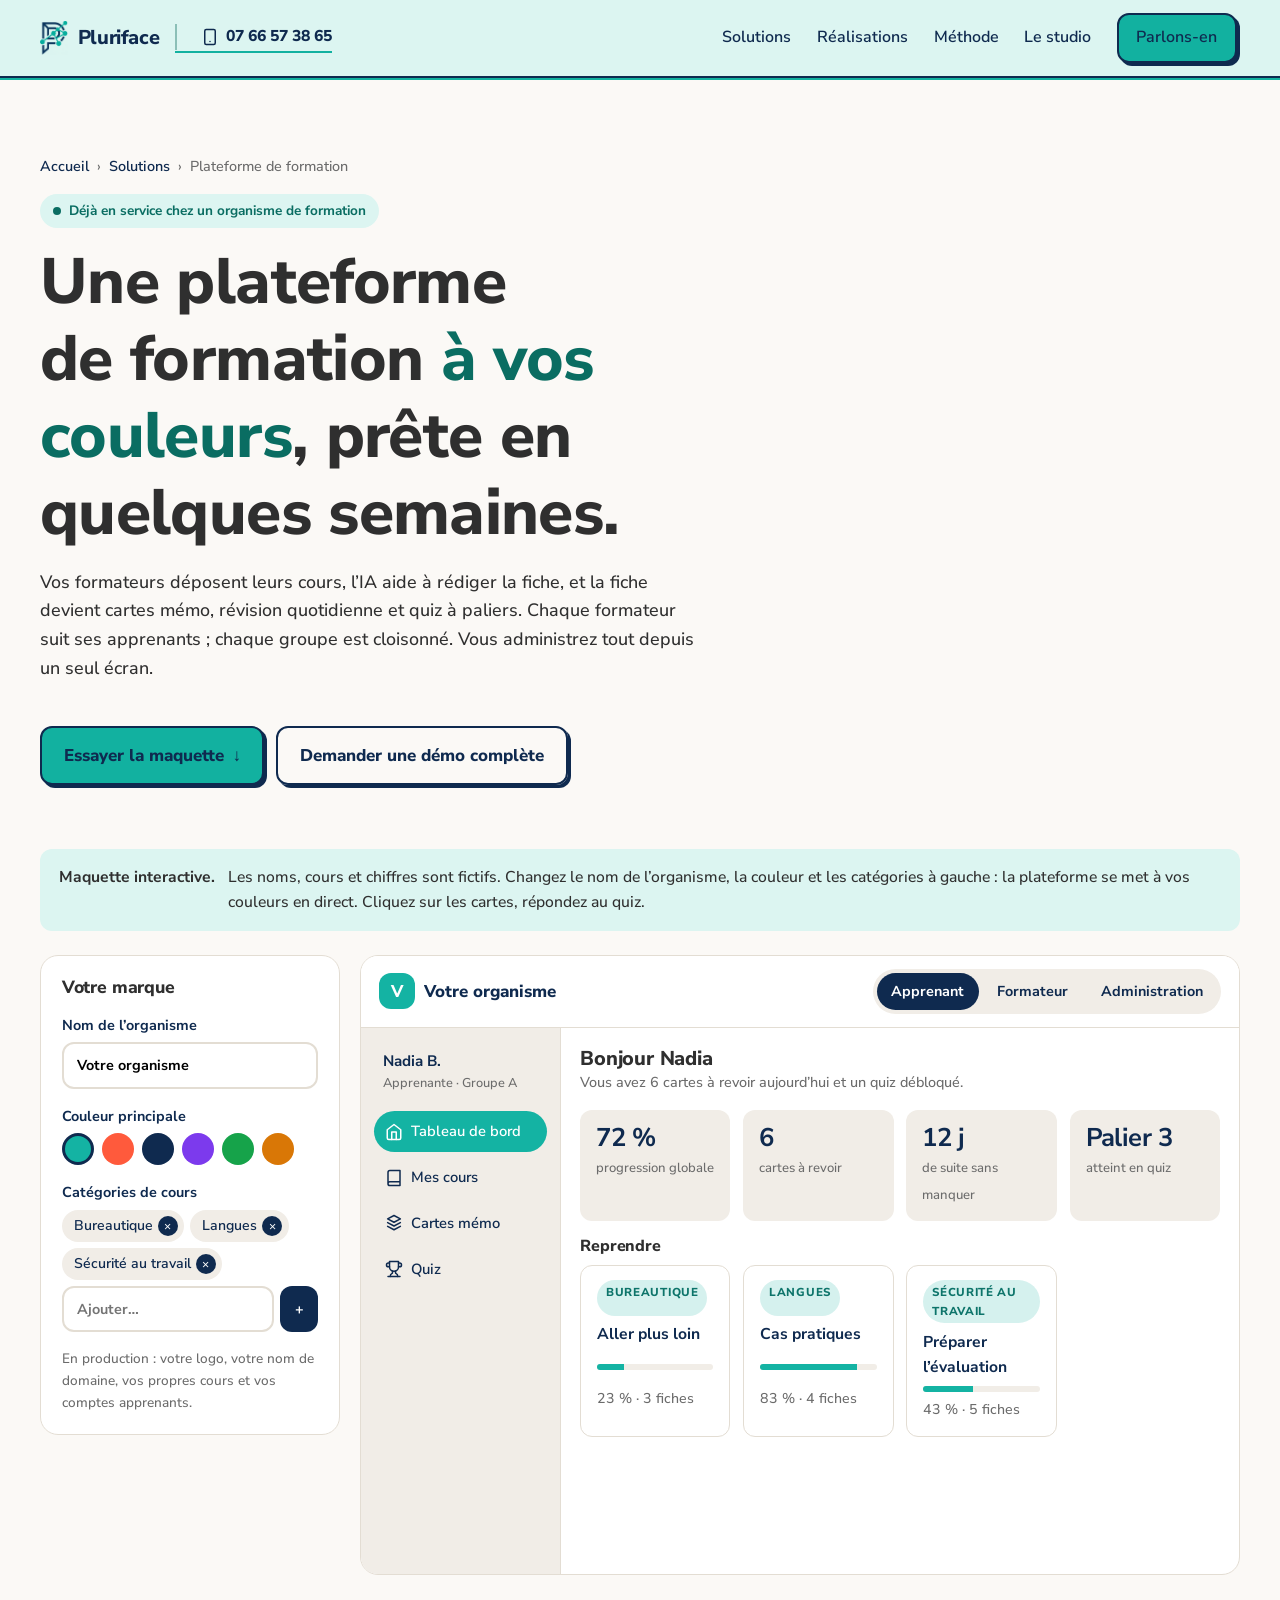
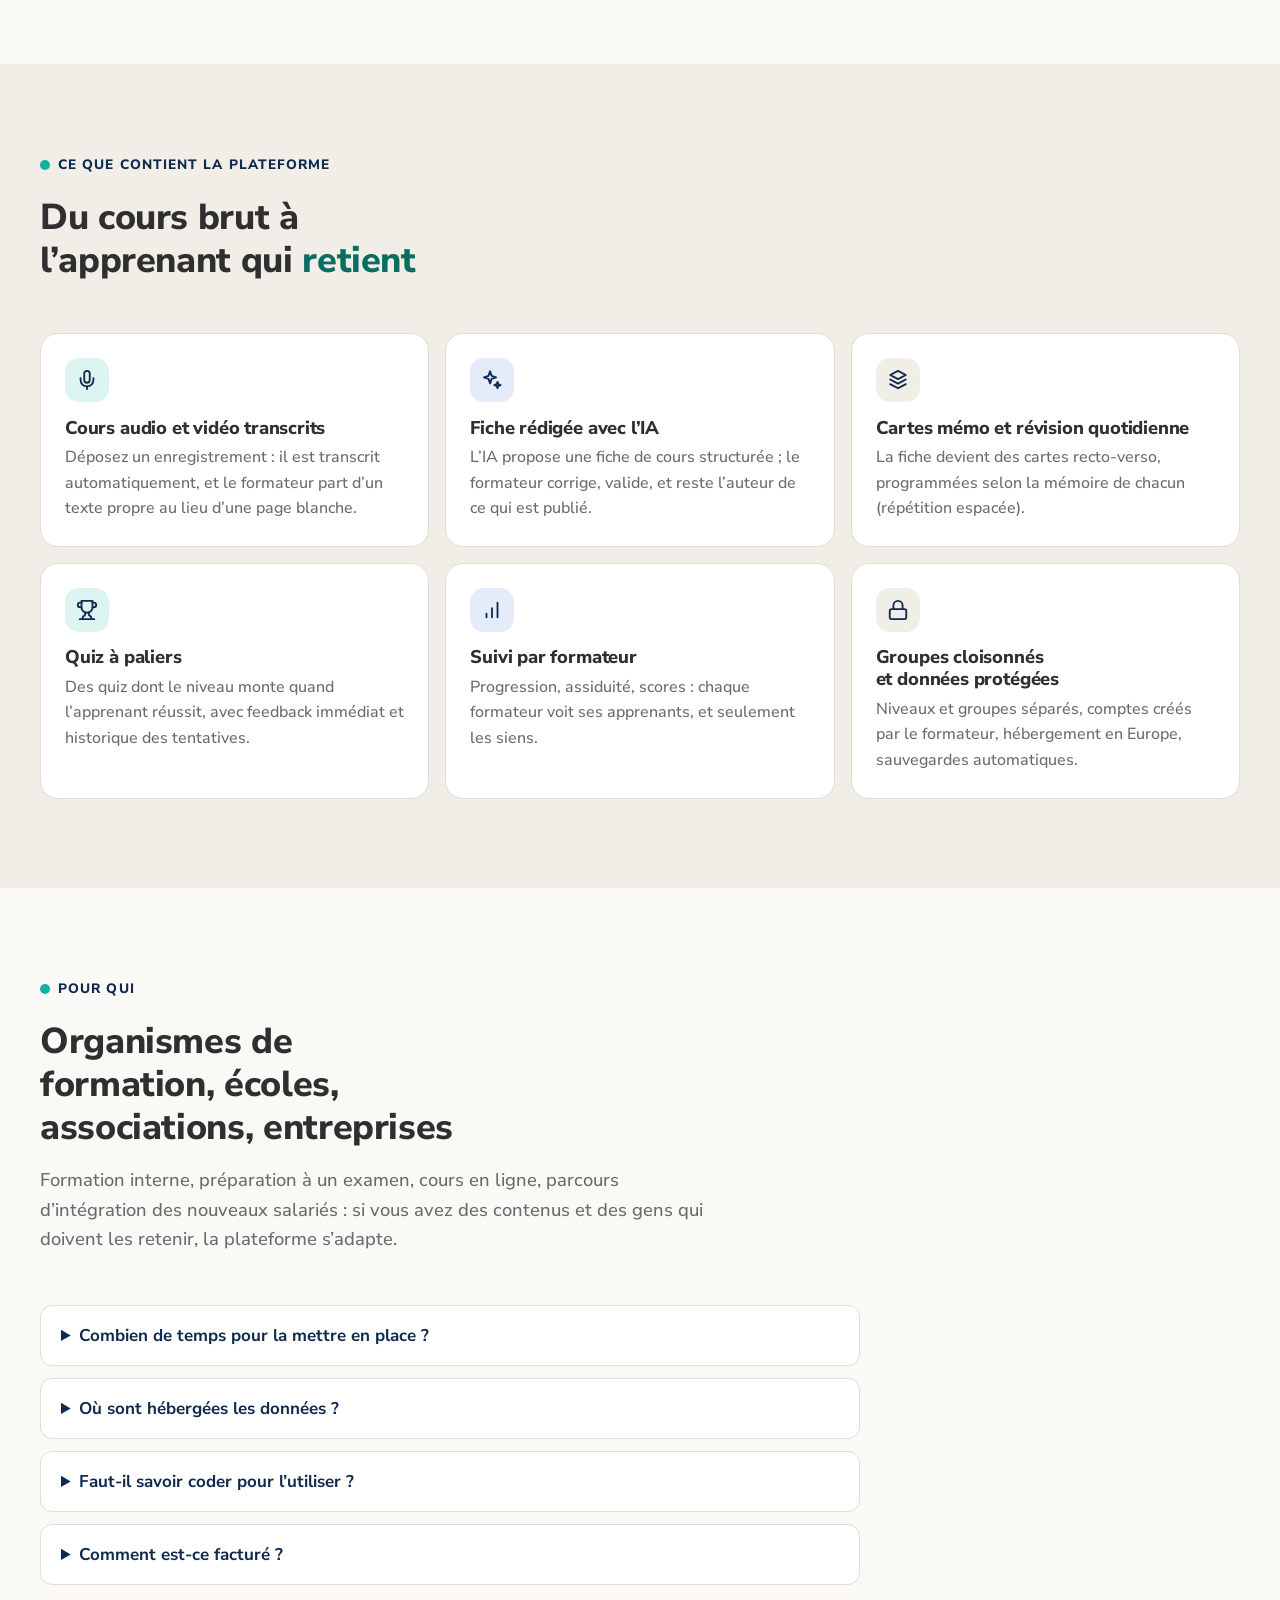
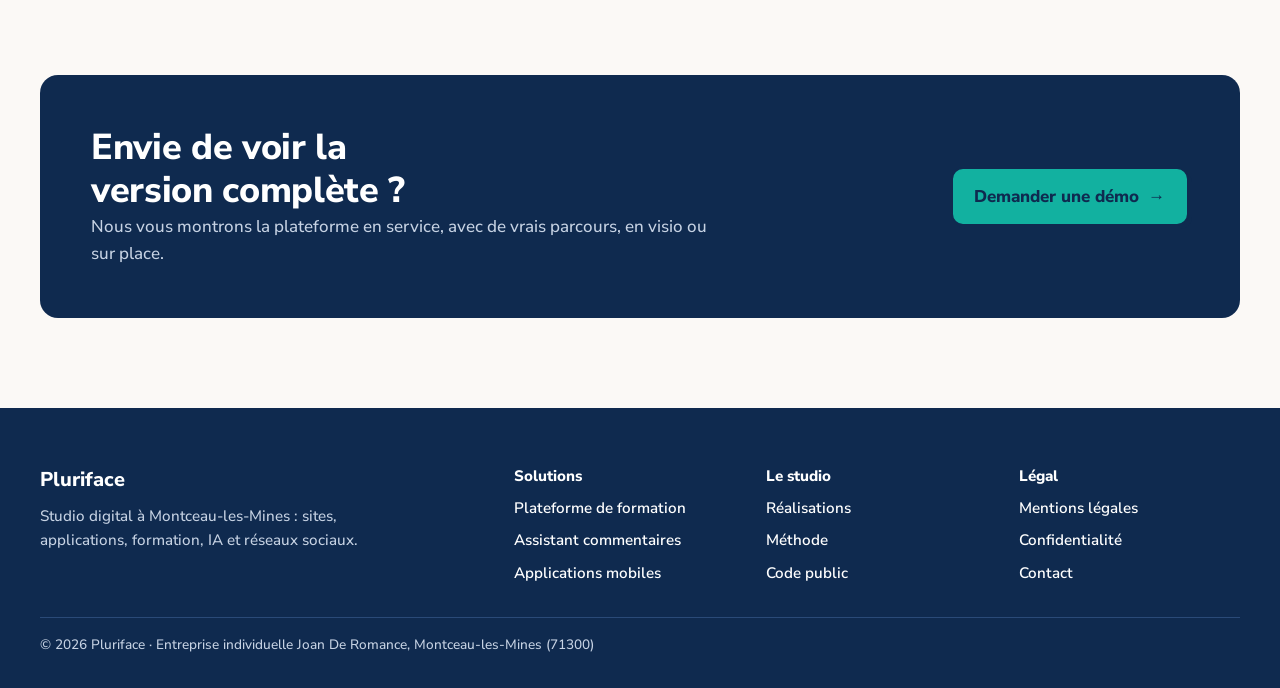
<file: solutions/plateforme-formation.html>
<!DOCTYPE html>
<html lang="fr">
<head>
  <meta charset="UTF-8">
  <meta name="viewport" content="width=device-width, initial-scale=1.0">
  <meta name="color-scheme" content="only light">
  <meta name="description" content="Plateforme de formation et de suivi en marque blanche : cours, fiches, cartes mémo, quiz à paliers, suivi des apprenants et espace d’administration. Testez la maquette interactive avec votre nom et vos couleurs.">
  <meta property="og:title" content="Plateforme de formation et de suivi | Pluriface">
  <meta property="og:description" content="Une plateforme de cours, quiz et suivi des apprenants, à vos couleurs. Maquette interactive.">
  <link rel="icon" type="image/png" href="../assets/logo_pluriface_marque.png">
  <title>Plateforme de formation et de suivi | Pluriface</title>
  <link rel="canonical" href="https://ecnamorgit.github.io/pluriface-portfolio/solutions/plateforme-formation.html">
  <meta property="og:url" content="https://ecnamorgit.github.io/pluriface-portfolio/solutions/plateforme-formation.html">
  <meta property="og:type" content="website">
  <meta property="og:site_name" content="Pluriface">
  <meta property="og:locale" content="fr_FR">
  <meta property="og:image" content="https://ecnamorgit.github.io/pluriface-portfolio/assets/og-formation.png">
  <meta property="og:image:width" content="1200">
  <meta property="og:image:height" content="630">
  <meta property="og:image:alt" content="Plateforme de formation et de suivi, à vos couleurs">
  <meta name="twitter:card" content="summary_large_image">
  <meta name="twitter:title" content="Plateforme de formation et de suivi | Pluriface">
  <meta name="twitter:description" content="Une plateforme de cours, quiz et suivi des apprenants, à vos couleurs. Maquette interactive.">
  <meta name="twitter:image" content="https://ecnamorgit.github.io/pluriface-portfolio/assets/og-formation.png">
  <link rel="preconnect" href="https://fonts.googleapis.com">
  <link rel="preconnect" href="https://fonts.gstatic.com" crossorigin>
  <link href="https://fonts.googleapis.com/css2?family=Nunito+Sans:wght@500;600;700;800&display=swap" rel="stylesheet">
  <link rel="stylesheet" href="../agence.css?v=13">
  <script>
    /* Masque les blocs a animer, puis les redonne si site.js n'a pas repondu. */
    document.documentElement.classList.add('js');
    setTimeout(function () {
      if (!window.pluriface) document.documentElement.classList.remove('js');
    }, 2500);
  </script>
<script type="application/ld+json">
{
  "@context": "https://schema.org",
  "@graph": [
    {
      "@type": "Service",
      "name": "Plateforme de formation et de suivi",
      "description": "Plateforme de formation en ligne en marque blanche : cours, fiches, cartes mémo, quiz à paliers, suivi des apprenants et espace d'administration.",
      "serviceType": "Plateforme de formation et de suivi",
      "url": "https://ecnamorgit.github.io/pluriface-portfolio/solutions/plateforme-formation.html",
      "provider": {
        "@id": "https://ecnamorgit.github.io/pluriface-portfolio/#studio"
      },
      "areaServed": {
        "@type": "Country",
        "name": "France"
      },
      "inLanguage": "fr-FR"
    },
    {
      "@type": "BreadcrumbList",
      "itemListElement": [
        {
          "@type": "ListItem",
          "position": 1,
          "name": "Accueil",
          "item": "https://ecnamorgit.github.io/pluriface-portfolio/"
        },
        {
          "@type": "ListItem",
          "position": 2,
          "name": "Plateforme de formation",
          "item": "https://ecnamorgit.github.io/pluriface-portfolio/solutions/plateforme-formation.html"
        }
      ]
    }
  ]
}
</script>
</head>
<body>

  <header class="topbar">
    <div class="wrap">
      <a href="../index.html" class="brand"><img src="../assets/logo_pluriface_marque.png" alt="">Pluriface</a>
      <a href="tel:+33766573865" class="topbar-tel" aria-label="Nous appeler au 07 66 57 38 65"><svg class="ic" aria-hidden="true"><use href="../assets/icons.svg#smartphone"/></svg><span class="tel-txt">07 66 57 38 65</span></a>
      <button class="menu-btn" id="menu-btn" aria-expanded="false" aria-controls="nav">Menu</button>
      <nav class="nav" id="nav" aria-label="Navigation principale">
        <a href="../index.html#solutions">Solutions</a>
        <a href="../index.html#realisations">Réalisations</a>
        <a href="../index.html#methode">Méthode</a>
        <a href="../index.html#studio">Le studio</a>
        <a href="../index.html#contact" class="btn btn-primary">Parlons-en</a>
      </nav>
    </div>
  </header>

  <main>
    <section class="page-hero">
      <div class="wrap">
        <nav class="crumbs" aria-label="Fil d’Ariane"><a href="../index.html">Accueil</a><span>›</span><a href="../index.html#solutions">Solutions</a><span>›</span><span>Plateforme de formation</span></nav>
        <span class="status">Déjà en service chez un organisme de formation</span>
        <h1>Une plateforme de formation <em class="hl">à vos couleurs</em>, prête en quelques semaines.</h1>
        <p class="lead">Vos formateurs déposent leurs cours, l’IA aide à rédiger la fiche, et la fiche devient cartes mémo, révision quotidienne et quiz à paliers. Chaque formateur suit ses apprenants ; chaque groupe est cloisonné. Vous administrez tout depuis un seul écran.</p>
        <div class="actions">
          <a href="#maquette" class="btn btn-primary">Essayer la maquette <span class="arrow">↓</span></a>
          <a href="../index.html#contact" class="btn btn-ghost">Demander une démo complète</a>
        </div>
      </div>
    </section>

    <section class="section" id="maquette" style="padding-top:1rem">
      <div class="wrap">
        <div class="demo-note"><strong>Maquette interactive.</strong><span>Les noms, cours et chiffres sont fictifs. Changez le nom de l’organisme, la couleur et les catégories à gauche : la plateforme se met à vos couleurs en direct. Cliquez sur les cartes, répondez au quiz.</span></div>

        <div class="mock-layout">
          <aside class="panel" aria-label="Personnalisation">
            <h3>Votre marque</h3>
            <label>Nom de l’organisme
              <input type="text" id="org-name" value="Votre organisme" maxlength="32" autocomplete="off">
            </label>
            <label>Couleur principale
              <div class="swatches" id="swatches">
                <button class="swatch" style="background:#14b3a3" data-c="#14b3a3" aria-label="Turquoise" aria-pressed="true"></button>
                <button class="swatch" style="background:#ff5a3c" data-c="#ff5a3c" aria-label="Corail" aria-pressed="false"></button>
                <button class="swatch" style="background:#0f2a4f" data-c="#0f2a4f" aria-label="Marine" aria-pressed="false"></button>
                <button class="swatch" style="background:#7c3aed" data-c="#7c3aed" aria-label="Violet" aria-pressed="false"></button>
                <button class="swatch" style="background:#16a34a" data-c="#16a34a" aria-label="Vert" aria-pressed="false"></button>
                <button class="swatch" style="background:#d97706" data-c="#d97706" aria-label="Ambre" aria-pressed="false"></button>
              </div>
            </label>
            <label>Catégories de cours
              <div class="chips" id="chips"></div>
              <div class="chip-add">
                <input type="text" id="chip-input" placeholder="Ajouter…" maxlength="24" aria-label="Nouvelle catégorie">
                <button type="button" id="chip-btn">+</button>
              </div>
            </label>
            <p class="hint">En production : votre logo, votre nom de domaine, vos propres cours et vos comptes apprenants.</p>
          </aside>

          <div class="app" id="app">
            <div class="app-top">
              <div class="app-brand"><span class="app-logo" id="app-logo">V</span><span id="app-name">Votre organisme</span></div>
              <div class="app-tabs" role="tablist" aria-label="Rôle">
                <button role="tab" aria-selected="true" data-role="apprenant">Apprenant</button>
                <button role="tab" aria-selected="false" data-role="formateur">Formateur</button>
                <button role="tab" aria-selected="false" data-role="admin">Administration</button>
              </div>
            </div>
            <div class="app-body">
              <nav class="app-side" id="app-side" aria-label="Menu de la maquette"></nav>
              <div class="app-main" id="app-main"></div>
            </div>
          </div>
        </div>
      </div>
    </section>

    <section class="section tinted">
      <div class="wrap">
        <div class="section-head reveal">
          <span class="eyebrow">Ce que contient la plateforme</span>
          <h2>Du cours brut à l’apprenant qui <em class="hl teal">retient</em></h2>
        </div>
        <div class="features">
          <div class="feature reveal"><div class="icon"><svg class="ic" aria-hidden="true"><use href="../assets/icons.svg#mic"/></svg></div><h3>Cours audio et vidéo transcrits</h3><p>Déposez un enregistrement : il est transcrit automatiquement, et le formateur part d’un texte propre au lieu d’une page blanche.</p></div>
          <div class="feature reveal"><div class="icon"><svg class="ic" aria-hidden="true"><use href="../assets/icons.svg#sparkles"/></svg></div><h3>Fiche rédigée avec l’IA</h3><p>L’IA propose une fiche de cours structurée ; le formateur corrige, valide, et reste l’auteur de ce qui est publié.</p></div>
          <div class="feature reveal"><div class="icon"><svg class="ic" aria-hidden="true"><use href="../assets/icons.svg#layers"/></svg></div><h3>Cartes mémo et révision quotidienne</h3><p>La fiche devient des cartes recto-verso, programmées selon la mémoire de chacun (répétition espacée).</p></div>
          <div class="feature reveal"><div class="icon"><svg class="ic" aria-hidden="true"><use href="../assets/icons.svg#trophy"/></svg></div><h3>Quiz à paliers</h3><p>Des quiz dont le niveau monte quand l’apprenant réussit, avec feedback immédiat et historique des tentatives.</p></div>
          <div class="feature reveal"><div class="icon"><svg class="ic" aria-hidden="true"><use href="../assets/icons.svg#chart"/></svg></div><h3>Suivi par formateur</h3><p>Progression, assiduité, scores : chaque formateur voit ses apprenants, et seulement les siens.</p></div>
          <div class="feature reveal"><div class="icon"><svg class="ic" aria-hidden="true"><use href="../assets/icons.svg#lock"/></svg></div><h3>Groupes cloisonnés et données protégées</h3><p>Niveaux et groupes séparés, comptes créés par le formateur, hébergement en Europe, sauvegardes automatiques.</p></div>
        </div>
      </div>
    </section>

    <section class="section">
      <div class="wrap">
        <div class="section-head reveal">
          <span class="eyebrow">Pour qui</span>
          <h2>Organismes de formation, écoles, associations, entreprises</h2>
          <p>Formation interne, préparation à un examen, cours en ligne, parcours d’intégration des nouveaux salariés : si vous avez des contenus et des gens qui doivent les retenir, la plateforme s’adapte.</p>
        </div>
        <div class="faq reveal">
          <details><summary>Combien de temps pour la mettre en place ?</summary><p>La plateforme existe déjà. L’habillage à vos couleurs, l’import de vos premiers cours et la création des comptes prennent quelques semaines, pas des mois.</p></details>
          <details><summary>Où sont hébergées les données ?</summary><p>Sur un serveur en Europe, à votre nom, avec sauvegardes automatiques. Vous restez propriétaire des contenus et des données des apprenants.</p></details>
          <details><summary>Faut-il savoir coder pour l’utiliser ?</summary><p>Non. Les formateurs déposent, corrigent et publient depuis leur espace. L’administration gère les comptes et les groupes depuis le sien.</p></details>
          <details><summary>Comment est-ce facturé ?</summary><p>Une mise en place, puis un abonnement mensuel qui couvre l’hébergement, les mises à jour et le support. Devis sur mesure après un premier échange.</p></details>
        </div>
      </div>
    </section>

    <section class="section" style="padding-top:0">
      <div class="wrap">
        <div class="cta-band reveal">
          <div>
            <h2>Envie de voir la version complète ?</h2>
            <p>Nous vous montrons la plateforme en service, avec de vrais parcours, en visio ou sur place.</p>
          </div>
          <a href="../index.html#contact" class="btn btn-primary">Demander une démo <span class="arrow">→</span></a>
        </div>
      </div>
    </section>
  </main>

  <footer class="footer">
    <div class="wrap">
      <div class="footer-grid">
        <div><span class="footer-brand">Pluriface</span><p>Studio digital à Montceau-les-Mines : sites, applications, formation, IA et réseaux sociaux.</p></div>
        <nav aria-label="Solutions"><span class="footer-title">Solutions</span><a href="plateforme-formation.html">Plateforme de formation</a><a href="assistant-commentaires.html">Assistant commentaires</a><a href="applications-mobiles.html">Applications mobiles</a></nav>
        <nav aria-label="Le studio"><span class="footer-title">Le studio</span><a href="../index.html#realisations">Réalisations</a><a href="../index.html#methode">Méthode</a><a href="https://github.com/Ecnamorgit" target="_blank" rel="noopener">Code public</a></nav>
        <nav aria-label="Légal"><span class="footer-title">Légal</span><a href="../mentions-legales.html">Mentions légales</a><a href="../mentions-legales.html#confidentialite">Confidentialité</a><a href="../index.html#contact">Contact</a></nav>
      </div>
      <p class="footer-legal">© 2026 Pluriface · Entreprise individuelle Joan De Romance, Montceau-les-Mines (71300)</p>
    </div>
  </footer>

  <script src="../site.js?v=7"></script>
  <script>
  (function () {
    /* ---------- État de la maquette ---------- */
    const state = {
      name: 'Votre organisme',
      color: '#14b3a3',
      cats: ['Bureautique', 'Langues', 'Sécurité au travail'],
      role: 'apprenant',
      view: 'dash',
      card: 0, flipped: false,
      quiz: { i: 0, score: 0, done: false, answered: false },
    };
    const learners = [
      { n: 'Nadia B.', g: 'Groupe A', p: 72, a: 92, s: 'ok', last: 'aujourd’hui' },
      { n: 'Karim D.', g: 'Groupe A', p: 88, a: 100, s: 'ok', last: 'hier' },
      { n: 'Léa M.', g: 'Groupe A', p: 45, a: 60, s: 'warn', last: 'il y a 6 jours' },
      { n: 'Thomas R.', g: 'Groupe B', p: 63, a: 85, s: 'ok', last: 'aujourd’hui' },
      { n: 'Inès K.', g: 'Groupe B', p: 31, a: 40, s: 'warn', last: 'il y a 12 jours' },
      { n: 'Hugo P.', g: 'Groupe B', p: 95, a: 100, s: 'ok', last: 'aujourd’hui' },
    ];
    const titles = ['Les bases', 'Aller plus loin', 'Cas pratiques', 'Préparer l’évaluation'];
    const cards = [
      ['Quel est l’objectif d’une fiche de cours ?', 'Résumer l’essentiel pour le retenir et le réviser.'],
      ['Qu’est-ce que la répétition espacée ?', 'Revoir une notion à des intervalles de plus en plus longs.'],
      ['À quoi sert un quiz à paliers ?', 'À monter de niveau quand on réussit, pour rester motivé.'],
    ];
    const quiz = [
      { q: 'Une révision efficace, c’est…', o: ['Tout relire la veille', 'Revoir un peu chaque jour', 'Ne jamais revoir'], a: 1 },
      { q: 'Une carte mémo contient…', o: ['Un cours complet', 'Une question et sa réponse', 'Une vidéo'], a: 1 },
      { q: 'Quand on rate une question…', o: ['La carte revient plus tôt', 'La carte disparaît', 'Rien ne change'], a: 0 },
    ];

    /* ---------- Utilitaires couleur ---------- */
    function hexToRgb(h) { const n = parseInt(h.slice(1), 16); return [n >> 16 & 255, n >> 8 & 255, n & 255]; }
    function mix(h, w) { const [r, g, b] = hexToRgb(h); const f = c => Math.round(c + (255 - c) * w); return `rgb(${f(r)},${f(g)},${f(b)})`; }
    function dark(h, w) { const [r, g, b] = hexToRgb(h); const f = c => Math.round(c * (1 - w)); return `rgb(${f(r)},${f(g)},${f(b)})`; }

    const app = document.getElementById('app');
    const side = document.getElementById('app-side');
    const main = document.getElementById('app-main');
    const esc = s => String(s).replace(/[&<>"]/g, c => ({ '&': '&amp;', '<': '&lt;', '>': '&gt;', '"': '&quot;' }[c]));

    function applyBrand() {
      app.style.setProperty('--brand', state.color);
      app.style.setProperty('--brand-soft', mix(state.color, .82));
      app.style.setProperty('--brand-ink', dark(state.color, .35));
      document.getElementById('app-name').textContent = state.name || 'Votre organisme';
      document.getElementById('app-logo').textContent = (state.name.trim()[0] || 'V').toUpperCase();
    }

    function renderChips() {
      const el = document.getElementById('chips');
      el.innerHTML = state.cats.map((c, i) => `<span class="chip">${esc(c)}<button type="button" data-i="${i}" aria-label="Retirer ${esc(c)}">×</button></span>`).join('');
      el.querySelectorAll('button').forEach(b => b.addEventListener('click', () => { if (state.cats.length > 1) { state.cats.splice(+b.dataset.i, 1); renderChips(); render(); } }));
    }

    /* ---------- Menus par rôle ---------- */
    const menus = {
      apprenant: [['dash', 'home', 'Tableau de bord'], ['cours', 'book', 'Mes cours'], ['cartes', 'layers', 'Cartes mémo'], ['quiz', 'trophy', 'Quiz']],
      formateur: [['suivi', 'chart', 'Suivi des apprenants'], ['fiche', 'pen', 'Rédiger une fiche'], ['cours', 'book', 'Mes cours']],
      admin: [['stats', 'chart', 'Vue d’ensemble'], ['comptes', 'users', 'Comptes et groupes'], ['reglages', 'settings', 'Réglages'],],
    };
    const who = { apprenant: ['Nadia B.', 'Apprenante · Groupe A'], formateur: ['M. Lefèvre', 'Formateur · Groupes A et B'], admin: ['Direction', 'Administration'] };

    function renderSide() {
      const w = who[state.role];
      side.innerHTML = `<div class="who"><b>${w[0]}</b>${w[1]}</div>` + menus[state.role].map(m => `<a href="#" data-v="${m[0]}" class="${state.view === m[0] ? 'on' : ''}"><svg class="ic" aria-hidden="true"><use href="../assets/icons.svg#${m[1]}"/></svg>${m[2]}</a>`).join('');
      side.querySelectorAll('a').forEach(a => a.addEventListener('click', e => { e.preventDefault(); state.view = a.dataset.v; render(); }));
    }

    /* ---------- Vues ---------- */
    function courseList(limit) {
      let out = [], k = 0;
      const one = (c, ci, t, ti) => { const p = ((ci * 37 + ti * 23) % 100); return `<div class="course"><span class="cat">${esc(c)}</span><b>${t}</b><div class="prog"><i style="width:${p}%"></i></div><small>${p} % · ${3 + (k++ % 4)} fiches</small></div>`; };
      if (limit) { state.cats.slice(0, limit).forEach((c, ci) => out.push(one(c, ci, titles[(ci + 1) % titles.length], (ci + 1) % titles.length))); return out.join(''); }
      state.cats.forEach((c, ci) => titles.forEach((t, ti) => out.push(one(c, ci, t, ti))));
      return out.join('');
    }
    const views = {
      dash() {
        return `<div><h4>Bonjour Nadia</h4><p class="sub">Vous avez 6 cartes à revoir aujourd’hui et un quiz débloqué.</p></div>
          <div class="cards"><div class="kpi"><b>72 %</b><span>progression globale</span></div><div class="kpi"><b>6</b><span>cartes à revoir</span></div><div class="kpi"><b>12 j</b><span>de suite sans manquer</span></div><div class="kpi"><b>Palier 3</b><span>atteint en quiz</span></div></div>
          <div><h4 style="font-size:1rem;margin-bottom:.5rem">Reprendre</h4><div class="cards">${courseList(3)}</div></div>`;
      },
      cours() {
        return `<div><h4>${state.role === 'formateur' ? 'Mes cours publiés' : 'Mes cours'}</h4><p class="sub">${state.cats.length} catégorie${state.cats.length > 1 ? 's' : ''} · ${state.cats.length * titles.length} cours</p></div><div class="cards">${courseList()}</div>`;
      },
      cartes() {
        const c = cards[state.card];
        return `<div><h4>Cartes mémo · ${esc(state.cats[0])}</h4><p class="sub">Cliquez sur la carte pour la retourner.</p></div>
          <div class="flash ${state.flipped ? 'flipped' : ''}" id="flash" role="button" tabindex="0" aria-label="Retourner la carte"><div class="inner"><div class="face front">${c[0]}</div><div class="face back">${c[1]}</div></div></div>
          <div class="flash-nav"><button type="button" id="prev">‹</button><span>Carte ${state.card + 1} / ${cards.length}</span><button type="button" id="next">›</button></div>
          <div class="flash-nav" style="margin-top:0"><button type="button" class="again">Encore (1 j)</button><button type="button" class="again">Facile (4 j)</button></div>`;
      },
      quiz() {
        const q = state.quiz;
        if (q.done) return `<div><h4>Quiz terminé</h4><p class="sub">Score : ${q.score} / ${quiz.length}. ${q.score === quiz.length ? 'Palier 4 débloqué !' : 'Encore un essai pour débloquer le palier suivant.'}</p></div>
          <div class="levels"><span class="done">Palier 1</span><span class="done">Palier 2</span><span class="done">Palier 3</span><span class="${q.score === quiz.length ? 'done' : 'now'}">Palier 4</span><span>Palier 5</span></div>
          <div><button type="button" class="btn btn-dark btn-sm" id="requiz">Recommencer</button></div>`;
        const it = quiz[q.i];
        return `<div><h4>Quiz · question ${q.i + 1} / ${quiz.length}</h4><p class="sub">Palier 3 · Répondez pour passer à la suivante.</p></div>
          <div class="levels"><span class="done">Palier 1</span><span class="done">Palier 2</span><span class="now">Palier 3</span><span>Palier 4</span><span>Palier 5</span></div>
          <div class="quiz"><div class="q">${it.q}</div>${it.o.map((o, i) => `<button type="button" class="opt" data-i="${i}">${o}</button>`).join('')}<div class="fb" id="fb"></div></div>`;
      },
      suivi() {
        return `<div><h4>Suivi des apprenants</h4><p class="sub">Vous ne voyez que vos groupes. Les apprenants inactifs depuis plus de 5 jours sont signalés.</p></div>
          <div class="cards"><div class="kpi"><b>${learners.length}</b><span>apprenants</span></div><div class="kpi"><b>66 %</b><span>progression moyenne</span></div><div class="kpi"><b>2</b><span>à relancer</span></div></div>
          <table class="table"><thead><tr><th>Apprenant</th><th>Groupe</th><th>Progression</th><th>Assiduité</th><th>Dernière activité</th></tr></thead><tbody>
          ${learners.map(l => `<tr><td><span class="dot ${l.s}"></span>${l.n}</td><td>${l.g}</td><td><div class="prog ${l.s}"><i style="width:${l.p}%"></i></div></td><td>${l.a} %</td><td>${l.last}</td></tr>`).join('')}</tbody></table>`;
      },
      fiche() {
        return `<div><h4>Rédiger une fiche</h4><p class="sub">Déposez un enregistrement ; l’IA propose une fiche que vous corrigez avant publication.</p></div>
          <div class="cards"><div class="course" style="cursor:default"><span class="cat">1 · Transcription</span><b>cours-12-oct.mp3</b><div class="prog"><i style="width:100%"></i></div><small>Transcrit · 48 min</small></div>
          <div class="course" style="cursor:default"><span class="cat">2 · Fiche proposée</span><b>Brouillon prêt</b><div class="prog"><i style="width:100%"></i></div><small>7 sections · 12 cartes suggérées</small></div>
          <div class="course" style="cursor:default"><span class="cat">3 · Validation</span><b>En relecture</b><div class="prog"><i style="width:40%"></i></div><small>Vous restez l’auteur</small></div></div>
          <div class="reply"><span class="lbl">Extrait de la fiche proposée</span>« <b>Objectif :</b> comprendre les trois règles de base. <b>À retenir :</b> … <b>Erreurs fréquentes :</b> … »<div class="acts"><button type="button">Publier</button><button type="button" class="ghost">Modifier</button><button type="button" class="ghost">Générer les cartes mémo</button></div></div>`;
      },
      stats() {
        return `<div><h4>Vue d’ensemble</h4><p class="sub">${esc(state.name)} · ce mois-ci</p></div>
          <div class="cards"><div class="kpi"><b>128</b><span>apprenants actifs</span></div><div class="kpi"><b>9</b><span>formateurs</span></div><div class="kpi"><b>${state.cats.length * titles.length}</b><span>cours publiés</span></div><div class="kpi"><b>4 310</b><span>cartes revues</span></div><div class="kpi"><b>81 %</b><span>de quiz réussis</span></div><div class="kpi"><b>99,9 %</b><span>disponibilité</span></div></div>
          <div><h4 style="font-size:1rem;margin-bottom:.5rem">Catégories</h4><div class="levels">${state.cats.map(c => `<span class="done">${esc(c)}</span>`).join('')}</div></div>`;
      },
      comptes() {
        return `<div><h4>Comptes et groupes</h4><p class="sub">Chaque formateur crée ses apprenants. Un groupe ne voit jamais les autres.</p></div>
          <table class="table"><thead><tr><th>Groupe</th><th>Formateur</th><th>Apprenants</th><th>Statut</th></tr></thead><tbody>
          <tr><td>Groupe A</td><td>M. Lefèvre</td><td>24</td><td><span class="dot ok"></span>Actif</td></tr>
          <tr><td>Groupe B</td><td>M. Lefèvre</td><td>18</td><td><span class="dot ok"></span>Actif</td></tr>
          <tr><td>Groupe C</td><td>Mme Garnier</td><td>31</td><td><span class="dot ok"></span>Actif</td></tr>
          <tr><td>Promo 2027</td><td>Mme Garnier</td><td>0</td><td><span class="dot wait"></span>En préparation</td></tr></tbody></table>
          <div><button type="button" class="btn btn-dark btn-sm">+ Créer un groupe</button></div>`;
      },
      reglages() {
        return `<div><h4>Réglages</h4><p class="sub">Habillage, règles et exports.</p></div>
          <div class="cards">
            <div class="course" style="cursor:default"><b>Marque</b><small>${esc(state.name)} · couleur ${state.color}</small><span class="cat">Logo et domaine</span></div>
            <div class="course" style="cursor:default"><b>Inscriptions</b><small>Sur invitation uniquement</small><span class="toggle on"><i></i>Activé</span></div>
            <div class="course" style="cursor:default"><b>Aide IA à la rédaction</b><small>Fiches et cartes proposées</small><span class="toggle on"><i></i>Activé</span></div>
            <div class="course" style="cursor:default"><b>Export des résultats</b><small>CSV / PDF par groupe</small><span class="toggle on"><i></i>Activé</span></div>
            <div class="course" style="cursor:default"><b>Sauvegardes</b><small>Quotidiennes · Europe</small><span class="toggle on"><i></i>Activé</span></div>
          </div>`;
      },
    };

    function render() {
      applyBrand(); renderSide();
      main.innerHTML = views[state.view]();
      const f = document.getElementById('flash');
      if (f) {
        const flip = () => { state.flipped = !state.flipped; f.classList.toggle('flipped', state.flipped); };
        f.addEventListener('click', flip);
        f.addEventListener('keydown', e => { if (e.key === 'Enter' || e.key === ' ') { e.preventDefault(); flip(); } });
        document.getElementById('prev').addEventListener('click', () => { state.card = (state.card + cards.length - 1) % cards.length; state.flipped = false; render(); });
        document.getElementById('next').addEventListener('click', () => { state.card = (state.card + 1) % cards.length; state.flipped = false; render(); });
        main.querySelectorAll('.again').forEach(b => b.addEventListener('click', () => { state.card = (state.card + 1) % cards.length; state.flipped = false; render(); }));
      }
      main.querySelectorAll('.opt').forEach(b => b.addEventListener('click', () => {
        const q = state.quiz; if (q.answered) return; q.answered = true;
        const ok = +b.dataset.i === quiz[q.i].a; if (ok) q.score++;
        b.classList.add(ok ? 'good' : 'bad');
        main.querySelectorAll('.opt')[quiz[q.i].a].classList.add('good');
        document.getElementById('fb').textContent = ok ? 'Bonne réponse ! La carte reviendra dans 4 jours.' : 'Pas tout à fait. La carte reviendra demain.';
        setTimeout(() => { q.i++; q.answered = false; if (q.i >= quiz.length) q.done = true; render(); }, 1100);
      }));
      const rq = document.getElementById('requiz'); if (rq) rq.addEventListener('click', () => { state.quiz = { i: 0, score: 0, done: false, answered: false }; render(); });
    }

    /* ---------- Panneau ---------- */
    document.getElementById('org-name').addEventListener('input', e => { state.name = e.target.value.trim() || 'Votre organisme'; render(); });
    document.querySelectorAll('.swatch').forEach(s => s.addEventListener('click', () => { document.querySelectorAll('.swatch').forEach(x => x.setAttribute('aria-pressed', 'false')); s.setAttribute('aria-pressed', 'true'); state.color = s.dataset.c; render(); }));
    const addChip = () => { const i = document.getElementById('chip-input'); const v = i.value.trim(); if (v && state.cats.length < 6) { state.cats.push(v); i.value = ''; renderChips(); render(); } };
    document.getElementById('chip-btn').addEventListener('click', addChip);
    document.getElementById('chip-input').addEventListener('keydown', e => { if (e.key === 'Enter') { e.preventDefault(); addChip(); } });
    document.querySelectorAll('.app-tabs [role=tab]').forEach(t => t.addEventListener('click', () => {
      document.querySelectorAll('.app-tabs [role=tab]').forEach(x => x.setAttribute('aria-selected', 'false')); t.setAttribute('aria-selected', 'true');
      state.role = t.dataset.role; state.view = menus[state.role][0][0]; render();
    }));

    renderChips(); render();
  })();
  </script>
</body>
</html>
</file>
<file: agence.css>
/* ==========================================================================
   Pluriface — feuille de style commune (accueil + pages solutions)
   Direction : « sunlit » façon Foodnoms — canvas blanc pur, formes très
   arrondies (26 px), zéro ombre, zéro dégradé, titres bicolores
   (mot gagnant en turquoise, reste en graphite). Couleurs du logo conservées.
   style.css reste utilisé par projet-traduction-ia.html.
   ========================================================================== */

:root {
  color-scheme: only light;
  /* Le fond n'etait pas blanc par choix, il etait blanc par defaut : canvas blanc,
     cartes blanches, barre du haut blanche. Rien ne se detachait de rien, et une page
     sans matiere ressemble a un gabarit. #fbf9f6 est un blanc chaud, a peine
     perceptible seul, qui rend aux cartes restees blanches le droit d'exister. */
  --paper: #fbf9f6;          /* papier chaud : fond de page */
  --paper-2: #ffffff;        /* blanc franc : cartes, panneaux, champs */
  --sand: #f1ede7;           /* surface alternative, chaude elle aussi */
  --fog: #f1ede7;
  --ink: #0f2a4f;            /* marine du logo : surfaces sombres, accents secondaires */
  --ink-2: #2f2f2f;          /* Graphite : titres */
  --text: #2f2f2f;           /* Graphite : texte courant */
  --muted: #6b6b6b;
  --line: #e3ddd3;           /* filet chaud, assorti au papier */
  /* Un champ de saisie est un element d'interface : son bord doit atteindre 3:1,
     sinon on ne voit pas ou cliquer. #e3ddd3 plafonne a 1,35:1, #9c8e78 donne 3,20:1. */
  --line-strong: #9c8e78;
  --teal: #12b1a0;           /* turquoise du logo : accent de marque (boutons, mot gagnant) */
  /* Version lisible du turquoise. #0b8a7c ne donnait que 4,26:1 sur le blanc et
     3,72:1 sur --teal-soft : sous la barre des 4,5:1 exigee pour du texte courant,
     et cette teinte sert justement aux petits libelles. #0a6d62 donne 5,4:1. */
  --teal-deep: #0a6d62;
  --teal-soft: #dcf5f1;
  --coral: #ff3f1f;          /* signal : états négatifs dans les maquettes uniquement */
  --coral-deep: #d8300f;
  --coral-soft: #ffe4de;
  --lemon: #dcf5f1;          /* ancien jaune → surface turquoise douce */
  /* Un seul arrondi de 26 px pose sur tout — cartes, boutons, tags, champs — c'est
     la signature du gabarit genere : tout devient pilule, rien n'a de caractere.
     On garde un arrondi doux sur les cartes et on coupe plus net sur ce qui se clique. */
  --radius: 18px;            /* cartes et panneaux */
  --radius-sm: 12px;         /* boutons, tags, petites surfaces */
  --max: 1200px;
  --font: "Nunito Sans", "Segoe UI", Roboto, Helvetica, Arial, sans-serif;
  --serif: "Nunito Sans", "Segoe UI", Roboto, Helvetica, Arial, sans-serif;
  --shadow: none;
}

*, *::before, *::after { box-sizing: border-box; margin: 0; padding: 0; }
html { scroll-behavior: smooth; scroll-padding-top: 88px; }
@media (prefers-reduced-motion: reduce) { html { scroll-behavior: auto; } }

body {
  font-family: var(--font);
  font-size: 1.0625rem;
  line-height: 1.6;
  font-weight: 500;
  color: var(--text);
  background: var(--paper);
  -webkit-font-smoothing: antialiased;
  overflow-x: hidden;
}

img { max-width: 100%; height: auto; display: block; }
a { color: inherit; }
a:focus-visible, button:focus-visible, input:focus-visible { outline: 3px solid var(--ink); outline-offset: 3px; }
button { font: inherit; cursor: pointer; }

.wrap { width: min(var(--max), 100% - 2.5rem); margin-inline: auto; }

h1, h2, h3, h4 { color: var(--ink-2); line-height: 1.2; letter-spacing: -0.01em; font-weight: 800; text-wrap: balance; }
h1 { font-size: clamp(2.4rem, 5.2vw, 3.75rem); }
h2 { font-size: clamp(1.7rem, 3vw, 2.25rem); max-width: 24ch; }
h3 { font-size: 1.35rem; letter-spacing: -0.01em; }
p { max-width: 62ch; }
.lead { font-size: clamp(1.1rem, 1.4vw, 1.25rem); color: var(--text); line-height: 1.6; }
/* Le mot mis en avant dans les titres. En --teal (#12b1a0) sur blanc il plafonnait a
   2,68:1 : en dessous meme du 3:1 tolere pour du grand texte. C'est la signature
   graphique du site, elle etait donc illisible partout. */
em.hl, .hl { font-style: normal; font-weight: inherit; color: var(--teal-deep); }
.hl.teal { color: var(--teal-deep); }

.eyebrow {
  display: inline-flex; align-items: center; gap: .5rem;
  font-weight: 800; font-size: .85rem; letter-spacing: .08em; text-transform: uppercase;
  color: var(--ink);
}
.eyebrow::before { content: ""; width: 10px; height: 10px; border-radius: 50%; background: var(--teal); }
/* Sur un telephone, « STUDIO DIGITAL · MONTCEAU-LES-MINES » passait sur deux lignes et
   la pastille turquoise se retrouvait seule a gauche, comme detachee du texte. */
@media (max-width: 480px) { .eyebrow { font-size: .74rem; letter-spacing: .05em; } }

/* Icônes (sprite SVG monoligne, assets/icons.svg) ----------------------- */
.ic { width: 22px; height: 22px; stroke: currentColor; fill: none; stroke-width: 2; stroke-linecap: round; stroke-linejoin: round; flex: none; }
.app-side a .ic { width: 18px; height: 18px; }
.notif .ic { width: 18px; height: 18px; }

/* Boutons -------------------------------------------------------------- */
/* Le bouton etait une pilule de couleur plate, sans bord, qui montait de 2 px au
   survol : exactement le bouton que produit n'importe quel gabarit. Ici il a un bord
   franc et une ombre PLEINE, sans flou — de l'encre, pas de la brume — et au clic il
   s'enfonce dans son ombre au lieu de leviter. Le geste est physique, donc memorable. */
.btn {
  display: inline-flex; align-items: center; gap: .55rem;
  padding: .85rem 1.35rem; border-radius: var(--radius-sm);
  font-weight: 800; text-decoration: none; border: 2px solid var(--ink);
  box-shadow: 3px 3px 0 var(--ink);
  transition: transform .12s, box-shadow .12s, background-color .15s, color .15s;
  white-space: nowrap;
}
/* Sur un petit écran, un libellé long ne tient pas sur une ligne : avec white-space: nowrap
   le bouton dépasse, et c'est toute la page qui défile de côté. On le laisse se replier ;
   la pilule s'allonge sur deux lignes, ce qui est préférable à un débordement. */
@media (max-width: 420px) { .btn { white-space: normal; } }
.btn:hover { transform: translate(2px, 2px); box-shadow: 1px 1px 0 var(--ink); }
.btn:active { transform: translate(3px, 3px); box-shadow: 0 0 0 var(--ink); }
@media (prefers-reduced-motion: reduce) { .btn, .btn:hover, .btn:active { transform: none; } }

/* Le texte blanc sur le turquoise du logo ne donnait que 2,68:1 : le bouton principal
   du site etait illisible. En marine sur le meme turquoise on monte a 5,34:1, et le
   survol ne change plus la couleur de fond — c'est l'enfoncement qui fait la reponse,
   sinon il faudrait reverifier le contraste a chaque etat. */
.btn-primary { background: var(--teal); color: var(--ink); }
.btn-dark { background: var(--ink); color: #fff; box-shadow: 3px 3px 0 var(--teal); }
.btn-dark:hover { box-shadow: 1px 1px 0 var(--teal); }
.btn-dark:active { box-shadow: 0 0 0 var(--teal); }
.btn-ghost { background: transparent; color: var(--ink); }
.btn-ghost:hover { background: var(--ink); color: #fff; }
.btn-light { background: #fff; color: var(--ink); }
.btn-sm { padding: .5rem .9rem; font-size: .95rem; box-shadow: 2px 2px 0 var(--ink); }
.btn-sm:hover { box-shadow: 1px 1px 0 var(--ink); }
.btn .arrow { transition: transform .15s; }
.btn:hover .arrow { transform: translateX(3px); }

/* Barre du haut -------------------------------------------------------- */
/* La barre etait blanche sur une page blanche, separee par un filet gris a 1,19:1 :
   autant dire rien. Un trait d'encre de 2 px la pose comme un bandeau, et le numero
   occupe le vide qui s'etendait entre le logo et le bouton Menu sur telephone. */
/* Un bandeau de la meme couleur que la page n'est pas un bandeau, c'est le haut de la
   page avec un trait dessous. Le sable reglait le probleme mais tirait vers le beige ;
   --teal-soft garde la clarte du blanc et la remplace par la couleur de la marque. Le
   filet turquoise sous le trait d'encre reprend l'ombre pleine des boutons. */
.topbar {
  position: sticky; top: 0; z-index: 50;
  /* Opaque, et sans backdrop-filter. Le flou ne se voyait pas derriere un fond a 94 %,
     mais il creait un contexte de composition : le mix-blend-mode du logo se melangeait
     alors au fond de la barre au lieu de la page, et la marque se delavait des qu'on
     faisait defiler au-dessus d'une section claire. */
  background: var(--teal-soft);
  border-bottom: 2px solid var(--ink);
  box-shadow: 0 2px 0 var(--teal);
}
/* A 160 % de taille de texte, le logo, le numero et le bouton Menu ne tiennent plus
   sur une ligne : sans flex-wrap, c'est le bouton Menu qui sortait de l'ecran et la
   navigation devenait inatteignable. La barre grandit, elle ne deborde pas. */
.topbar .wrap { display: flex; flex-wrap: wrap; align-items: center; gap: .4rem 1rem; min-height: 76px; padding-block: .4rem; }
.brand { min-width: 0; }
.nav { margin-left: auto; }
.brand { display: inline-flex; align-items: center; gap: .6rem; font-weight: 800; font-size: 1.25rem; color: var(--ink); text-decoration: none; letter-spacing: -0.02em; }
/* Hauteur imposee, largeur libre : le fichier recadre n'a plus de blanc a cadrer,
   donc plus de boite carree a remplir. */
.brand img { width: auto; height: 34px; object-fit: contain; mix-blend-mode: multiply; }
.nav { display: flex; align-items: center; gap: 1.6rem; }
.nav a { text-decoration: none; font-weight: 600; color: var(--ink); font-size: 1rem; }
.nav a:not(.btn):hover { color: var(--teal-deep); }
.nav .btn { padding: .65rem 1.1rem; }
.topbar .nav .btn { margin-right: 3px; }
.menu-btn { display: none; border: 2px solid var(--ink); background: transparent; border-radius: var(--radius-sm); box-shadow: 3px 3px 0 var(--ink); padding: .5rem 1rem; font-weight: 800; color: var(--ink); transition: transform .12s, box-shadow .12s; }
.menu-btn:active { transform: translate(3px, 3px); box-shadow: 0 0 0 var(--ink); }

/* Le numero dans la barre : sur telephone c'est la seule chose utile qu'on puisse
   mettre entre le logo et Menu, et c'est aussi la facon la plus courte de joindre
   un studio local. */
.topbar-tel { display: inline-flex; align-items: center; gap: .4rem; font-weight: 800; font-size: .98rem; color: var(--ink); text-decoration: none; white-space: nowrap; border-bottom: 2px solid var(--teal); padding-bottom: 1px; }
.topbar-tel:hover { color: var(--teal-deep); border-bottom-color: var(--teal-deep); }
.topbar-tel .ic { width: 18px; height: 18px; }
/* Le filet qui rattache le numero au logo : sans lui, les deux flottent cote a cote
   sans qu'on sache lequel appartient a quoi. */
.topbar-tel::before {
  content: ""; width: 2px; height: 26px; background: #8bbfb7;
  margin-right: 1.1rem; flex: 0 0 auto;
}

/* Sous 400 px, le logo + le numero + le bouton Menu ne tiennent pas a leur taille
   normale (366 px pour 335 disponibles). Plutot que de masquer le numero derriere une
   icone — un petit rectangle que personne ne lit comme un telephone — on retire
   l'icone et on resserre le tout : un numero lisible vaut mieux qu'un pictogramme. */
@media (max-width: 480px) { .topbar-tel::before { display: none; } }
@media (max-width: 400px) {
  /* 20 px de marge en moins : a 360 px, le logo, le numero et le bouton Menu tiennent
     sur une ligne a 1,2 px pres. Sans cela la barre passe a deux lignes. */
  .topbar .wrap { gap: .4rem .7rem; }
  .topbar-tel .ic { display: none; }
  .topbar-tel { font-size: .88rem; }
  .brand { font-size: 1.1rem; gap: .45rem; }
  .brand img { width: 34px; height: 34px; }
  .menu-btn { padding: .5rem .8rem; }
}
@media (max-width: 860px) {
  .menu-btn { display: inline-flex; margin-left: auto; }
  .nav {
    display: none; position: absolute; left: 0; right: 0; top: 100%;
    flex-direction: column; align-items: stretch; gap: 0;
    background: var(--paper-2); border-bottom: 1px solid var(--line); padding: .5rem 1.25rem 1rem;
  }
  .nav.open { display: flex; }
  .nav a { padding: .85rem 0; border-bottom: 1px solid var(--line); }
  .nav a.btn { margin-top: .75rem; justify-content: center; border-bottom: 0; }
}

/* Sections ------------------------------------------------------------- */
.section { padding: clamp(4rem, 7vw, 6rem) 0; }
.section.tinted { background: var(--sand); }
.section-head { display: grid; gap: 1rem; margin-bottom: clamp(2rem, 4vw, 3.5rem); }
.section-head p { font-size: 1.15rem; color: var(--muted); }
.section-head .eyebrow { margin-bottom: .25rem; }
.section-head.split { grid-template-columns: 1fr auto; align-items: end; }
@media (max-width: 760px) { .section-head.split { grid-template-columns: 1fr; } }

/* Hero : pile centrée, puis rangée de captures en éventail ------------- */
.hero { padding: clamp(3.5rem, 7vw, 6rem) 0 0; overflow: hidden; }
.hero .wrap { display: grid; justify-items: center; text-align: center; }
.hero h1 { margin: 1rem 0 1.25rem; max-width: 18ch; }
.hero .lead { max-width: 56ch; }
.actions { display: flex; flex-wrap: wrap; gap: .75rem; margin-top: 1.75rem; }
.hero .actions { justify-content: center; }
.hero .place { margin-top: 1.5rem; color: var(--muted); font-size: .95rem; max-width: 60ch; }
.fan { display: flex; justify-content: center; align-items: flex-end; gap: 0; margin: clamp(2.5rem, 5vw, 4rem) auto 0; width: min(1240px, 100%); padding: 0 1rem 1.5rem; }
.fan figure { width: 24%; max-width: 300px; margin: 0 .25rem; flex: none; border-radius: var(--radius); overflow: hidden; background: #fff; border: 1px solid var(--line); transition: transform .25s; }
.fan figure img { aspect-ratio: 4/3; object-fit: cover; width: 100%; }
.fan figcaption { padding: .7rem 1rem .85rem; font-size: .85rem; font-weight: 800; color: var(--ink-2); background: #fff; }
.fan .f1 { transform: rotate(-6deg) translateY(28px); } .fan .f2 { transform: rotate(-2deg) translateY(4px); z-index: 1; }
.fan .f3 { transform: rotate(2deg) translateY(4px); z-index: 1; } .fan .f4 { transform: rotate(6deg) translateY(28px); }
.fan figure:hover { transform: translateY(-10px) rotate(0); z-index: 2; }
@media (max-width: 760px) { .fan { flex-wrap: wrap; gap: 1rem; } .fan figure { width: 44%; margin: 0; transform: none !important; } .fan figure:hover { transform: translateY(-6px) !important; } }


/* Bandeau défilant ------------------------------------------------------ */
.ticker { background: var(--ink); color: #fff; overflow: hidden; padding: .9rem 0; }
.ticker-track { display: flex; gap: 3rem; width: max-content; animation: ticker 40s linear infinite; font-weight: 700; font-size: 1.05rem; letter-spacing: .02em; }
.ticker-track span { display: inline-flex; align-items: center; gap: 3rem; white-space: nowrap; }
.ticker-track span::after { content: "✦"; color: var(--teal); }
@keyframes ticker { to { transform: translateX(-50%); } }
@media (prefers-reduced-motion: reduce) { .ticker-track { animation: none; flex-wrap: wrap; width: auto; } }

/* Grille bento des solutions ------------------------------------------- */
.bento { display: grid; grid-template-columns: repeat(6, 1fr); gap: 1.1rem; }
.tile {
  position: relative; display: flex; flex-direction: column; gap: .75rem;
  background: var(--paper-2); border-radius: var(--radius); padding: 1.75rem; text-decoration: none;
  border: 1px solid var(--line); overflow: hidden; min-height: 280px;
  transition: transform .2s, box-shadow .2s, border-color .2s;
}
.tile:hover { transform: translateY(-4px); background: var(--fog); }
.tile h3 { font-size: clamp(1.4rem, 2vw, 1.8rem); }
.tile p { color: var(--muted); }
.tile .tag { align-self: flex-start; font-size: .78rem; font-weight: 800; letter-spacing: .08em; text-transform: uppercase; padding: .35rem .7rem; border-radius: 999px; background: var(--teal-soft); color: var(--teal-deep); }
.tile .tag.coral { background: #e3ecf8; color: var(--ink); }
.tile .tag.lemon { background: var(--fog); color: var(--ink-2); }
.tile .more { margin-top: auto; font-weight: 700; color: var(--ink); display: inline-flex; gap: .4rem; align-items: center; }
.tile:hover .more { color: var(--teal-deep); }
.tile.big { grid-column: span 3; }
.tile.half { grid-column: span 2; }
/* Une tuile sombre au milieu de tuiles claires : c'est ce qui designe la tete de
   gondole. La categorie « application mobile » etait la 3e de quatre cartes blanches
   identiques, avec en prime le seul tag gris de la grille — elle passait derniere. */
.tile.dark { background: var(--ink); border-color: var(--ink); color: #fff; }
.tile.dark h3, .tile.dark .more { color: #fff; }
/* --teal-deep sur le marine tombe a 2,31:1 : le mot mis en avant disparaitrait.
   Le turquoise vif, lui, donne 5,34:1 sur ce fond. */
.tile.dark .hl { color: var(--teal); }
.tile.dark .tag { background: var(--teal); color: var(--ink); }
.tile.dark .mini-phone { background: var(--fog); }
.tile.dark:hover { background: #16365f; }
.tile.dark p { color: #c6d2e3; }
.tile.teal { background: var(--teal); border-color: var(--teal); color: #fff; }
.tile.teal h3, .tile.teal .more { color: #fff; }
.tile.teal p { color: #e3fbf7; }
.tile.teal .tag, .tile.dark .tag { background: rgba(255,255,255,.18); color: #fff; }
.tile .art { margin-top: .5rem; border-radius: var(--radius-sm); overflow: hidden; }
@media (max-width: 960px) { .tile.big, .tile.half { grid-column: span 6; } .bento { grid-template-columns: 1fr; } .tile { min-height: 0; } }

/* Mini-maquette intégrée dans une tuile (CSS pur) */
.mini-ui { background: var(--sand); border-radius: var(--radius-sm); padding: .9rem; display: grid; gap: .5rem; font-size: .8rem; color: var(--ink); }
.mini-ui .row { display: flex; gap: .5rem; align-items: center; }
.mini-ui .pill { background: #fff; border-radius: 999px; padding: .3rem .6rem; font-weight: 700; }
.mini-ui .bar { flex: 1; height: 8px; border-radius: 999px; background: #fff; overflow: hidden; }
.mini-ui .bar i { display: block; height: 100%; background: var(--teal); width: 70%; }
.mini-ui .bar.coral i { background: var(--coral); width: 45%; }
.mini-ui .bar.lemon i { background: var(--lemon); width: 88%; }
.mini-ui .bubble { background: #fff; border-radius: var(--radius-sm); padding: .5rem .7rem; max-width: 85%; }
.mini-ui .bubble.me { background: var(--ink); color: #fff; align-self: flex-end; }
.mini-ui .col { display: flex; flex-direction: column; gap: .4rem; }

/* Réalisations --------------------------------------------------------- */
.works { display: grid; grid-template-columns: repeat(3, 1fr); gap: 1.25rem; }
.work { background: var(--paper-2); border-radius: var(--radius); overflow: hidden; border: 1px solid var(--line); display: flex; flex-direction: column; transition: transform .2s, box-shadow .2s; }
.work:hover { transform: translateY(-4px); background: var(--fog); }
.work .visual { aspect-ratio: 4/3; overflow: hidden; background: var(--sand); }
.work .visual img { width: 100%; height: 100%; object-fit: cover; transition: transform .4s; }
.work:hover .visual img { transform: scale(1.04); }
.work .visual.placeholder { display: grid; place-items: center; text-align: center; padding: 1.5rem; color: var(--ink-2); font-weight: 600; background: var(--fog); }
.work .body { padding: 1.4rem 1.5rem 1.6rem; display: flex; flex-direction: column; gap: .6rem; flex: 1; }
.work .client { font-size: .85rem; font-weight: 700; letter-spacing: .06em; text-transform: uppercase; color: var(--teal-deep); }
.work h3 { font-size: 1.3rem; }
.work p { color: var(--muted); font-size: 1rem; }
.work .result { color: var(--ink); font-weight: 600; }
.work .links { margin-top: auto; padding-top: .5rem; }
.work .links a { font-weight: 800; color: var(--teal-deep); text-decoration: none; }
.work .links a:hover { text-decoration: underline; }
@media (max-width: 900px) { .works { grid-template-columns: 1fr; } }

.more-works { margin-top: 2rem; display: flex; flex-wrap: wrap; gap: .6rem; align-items: center; color: var(--muted); }
.more-works a { display: inline-flex; align-items: center; gap: .4rem; background: var(--paper-2); border: 1px solid var(--line); border-radius: 999px; padding: .5rem .9rem; text-decoration: none; font-weight: 600; color: var(--ink); font-size: .95rem; }
.more-works a:hover { border-color: var(--teal); color: var(--teal-deep); }

/* Chiffres -------------------------------------------------------------- */
.stats { display: grid; grid-template-columns: repeat(4, 1fr); gap: 1rem; }
.stat { background: var(--paper-2); border: 1px solid var(--line); border-radius: var(--radius); padding: 1.5rem; }
.stat strong { display: block; font-size: clamp(2.2rem, 4vw, 3.2rem); line-height: 1; color: var(--ink-2); letter-spacing: -0.02em; font-weight: 800; }
.stat strong .hl { font-size: .9em; }
.stat > span { color: var(--muted); font-size: .95rem; display: block; margin-top: .5rem; }
@media (max-width: 760px) { .stats { grid-template-columns: 1fr 1fr; } }

/* Méthode --------------------------------------------------------------- */
.steps { display: grid; grid-template-columns: repeat(4, 1fr); gap: 1rem; counter-reset: step; }
.step { background: var(--paper-2); border-radius: var(--radius); padding: 1.6rem; border: 1px solid var(--line); position: relative; }
.step::before { counter-increment: step; content: "0" counter(step); font-weight: 800; font-size: 2.4rem; color: var(--teal); line-height: 1; display: block; margin-bottom: .75rem; }
.step h3 { margin-bottom: .5rem; }
.step p { color: var(--muted); font-size: 1rem; }
@media (max-width: 900px) { .steps { grid-template-columns: 1fr 1fr; } }
@media (max-width: 560px) { .steps { grid-template-columns: 1fr; } }

/* Bande sombre ---------------------------------------------------------- */
.band { background: var(--ink); color: #e8eef6; padding: clamp(4rem, 7vw, 6rem) 0; position: relative; overflow: hidden; }
.band .wrap { position: relative; display: grid; grid-template-columns: 1fr 1fr; gap: 3rem; align-items: center; }
.band h2 { color: #fff; }
.band .lead { color: #c6d2e3; }
.band ul { list-style: none; display: grid; gap: .9rem; }
.band li { background: rgba(255,255,255,.07); border: 1px solid rgba(255,255,255,.12); border-radius: var(--radius-sm); padding: 1rem 1.2rem; font-size: 1rem; }
.band li strong { color: #8fe3d8; display: block; margin-bottom: .2rem; }
@media (max-width: 900px) { .band .wrap { grid-template-columns: 1fr; } }

/* Studio ---------------------------------------------------------------- */
.about .wrap { display: grid; grid-template-columns: 1.1fr .9fr; gap: 3rem; align-items: start; }
.about p + p { margin-top: 1rem; }
.facts { list-style: none; display: grid; gap: .8rem; }
.facts li { background: var(--paper-2); border-radius: var(--radius-sm); padding: 1rem 1.2rem; border-left: 5px solid var(--teal); }
.facts li:nth-child(2) { border-color: var(--ink); }
.facts li:nth-child(3) { border-color: var(--teal); }
.facts li:nth-child(4) { border-color: var(--ink); }
.facts strong { display: block; color: var(--ink); }
.facts span { color: var(--muted); font-size: .95rem; }
@media (max-width: 900px) { .about .wrap { grid-template-columns: 1fr; } }

/* Labo ------------------------------------------------------------------ */
.lab { padding: 3rem 0; border-top: 1px solid var(--line); }
.lab h3 { margin-bottom: .4rem; }
.lab p { color: var(--muted); }
.lab ul { list-style: none; display: flex; flex-wrap: wrap; gap: .6rem; margin-top: 1rem; }
.lab li a { display: inline-block; background: var(--paper-2); border: 1px solid var(--line); border-radius: 999px; padding: .5rem .9rem; text-decoration: none; font-weight: 600; color: var(--ink); font-size: .95rem; }
.lab li a:hover { border-color: var(--teal); color: var(--teal-deep); }

/* Contact --------------------------------------------------------------- */
.contact { padding: clamp(4rem, 8vw, 7rem) 0; background: var(--fog); }
.contact .wrap { display: grid; grid-template-columns: 1.2fr .8fr; gap: 3rem; align-items: start; }
.contact .big { display: inline-block; margin-top: 1.5rem; font-size: clamp(1.4rem, 3vw, 2.2rem); font-weight: 800; color: var(--teal-deep); text-decoration: none; letter-spacing: -0.02em; word-break: break-all; }
.contact .big:hover { text-decoration: underline; }
.contact dl { display: grid; grid-template-columns: auto 1fr; gap: .6rem 1.2rem; background: var(--paper-2); border-radius: var(--radius); padding: 1.6rem; border: 1px solid var(--line); }
.contact dt { font-weight: 700; color: var(--ink); }
.contact dd a { color: var(--ink); }
@media (max-width: 860px) { .contact .wrap { grid-template-columns: 1fr; } }

.footer { background: var(--ink); color: #c6d2e3; padding: 2rem 0; font-size: .95rem; }
.footer .wrap { display: flex; flex-wrap: wrap; justify-content: space-between; gap: 1rem; align-items: center; }
.footer a { color: #fff; text-decoration: none; font-weight: 600; }
.footer a:hover { color: #8fe3d8; }
.footer nav { display: flex; flex-wrap: wrap; gap: 1.2rem; }

/* Apparition au défilement --------------------------------------------- */
/* Apparition au defilement. Le masquage est conditionne a la classe « js » posee par
   le script en-tete : script bloque, erreur, fichier non charge, et le contenu reste
   visible au lieu de laisser des sections blanches. Une page sans animation vaut
   mieux qu'une page vide. */
.reveal { transition: opacity .6s ease, transform .6s ease; }
.js .reveal { opacity: 0; transform: translateY(18px); }
.js .reveal.in { opacity: 1; transform: none; }
@media (prefers-reduced-motion: reduce) { .reveal { transition: none; } .js .reveal { opacity: 1; transform: none; } }

/* ==========================================================================
   Pages solutions
   ========================================================================== */
.page-hero { padding: clamp(3rem, 6vw, 5rem) 0 clamp(2rem, 4vw, 3rem); position: relative; overflow: hidden; }
.page-hero .wrap { position: relative; display: grid; gap: 1rem; }
.page-hero h1 { font-size: clamp(2.3rem, 5vw, 4.2rem); max-width: 18ch; }
.page-hero .lead { max-width: 60ch; }
.crumbs { font-size: .9rem; color: var(--muted); display: flex; gap: .5rem; flex-wrap: wrap; }
.crumbs a { color: var(--ink); text-decoration: none; font-weight: 600; }
.crumbs a:hover { color: var(--teal-deep); }
.status { display: inline-flex; align-items: center; gap: .5rem; align-self: flex-start; justify-self: start; padding: .4rem .8rem; border-radius: 999px; font-size: .85rem; font-weight: 700; background: var(--teal-soft); color: var(--teal-deep); }
.status.coral { background: #e3ecf8; color: var(--ink); }
.status.lemon { background: var(--fog); color: var(--ink-2); }
.status::before { content: ""; width: 8px; height: 8px; border-radius: 50%; background: currentColor; }

.features { display: grid; grid-template-columns: repeat(3, 1fr); gap: 1rem; }
.feature { background: var(--paper-2); border: 1px solid var(--line); border-radius: var(--radius); padding: 1.5rem; }
.feature .icon { width: 44px; height: 44px; border-radius: 14px; display: grid; place-items: center; background: var(--teal-soft); margin-bottom: .9rem; color: var(--ink); }
.feature:nth-child(3n+2) .icon { background: #e3ecf8; }
.feature:nth-child(3n) .icon { background: var(--fog); }
.feature h3 { font-size: 1.15rem; margin-bottom: .4rem; }
.feature p { color: var(--muted); font-size: 1rem; }
@media (max-width: 900px) { .features { grid-template-columns: 1fr 1fr; } }
@media (max-width: 600px) { .features { grid-template-columns: 1fr; } }

.demo-note { display: flex; gap: .8rem; align-items: flex-start; background: var(--teal-soft); color: var(--ink-2); border-radius: var(--radius-sm); padding: 1rem 1.2rem; font-size: .98rem; margin-bottom: 1.5rem; }
.demo-note strong { white-space: nowrap; }
@media (max-width: 600px) { .demo-note { flex-direction: column; gap: .3rem; } }

.cta-band { background: var(--ink); color: #fff; border-radius: var(--radius); padding: clamp(2rem, 4vw, 3.5rem); display: grid; grid-template-columns: 1fr auto; gap: 2rem; align-items: center; }
.cta-band h2 { color: #fff; }
.cta-band p { color: #c6d2e3; }
@media (max-width: 760px) { .cta-band { grid-template-columns: minmax(0, 1fr); } }

.faq { display: grid; gap: .75rem; max-width: 820px; }
.faq details { background: var(--paper-2); border: 1px solid var(--line); border-radius: var(--radius-sm); padding: 1rem 1.25rem; }
.faq summary { font-weight: 700; color: var(--ink); cursor: pointer; }
.faq details p { margin-top: .6rem; color: var(--muted); }

/* --- Maquette "application" (plateforme & assistant) ------------------- */
.mock-layout { display: grid; grid-template-columns: 300px 1fr; gap: 1.25rem; align-items: start; }
@media (max-width: 960px) { .mock-layout { grid-template-columns: 1fr; } }
.panel { background: var(--paper-2); border: 1px solid var(--line); border-radius: var(--radius); padding: 1.3rem; display: grid; gap: 1rem; position: sticky; top: 90px; }
@media (max-width: 960px) { .panel { position: static; } }
.panel h3 { font-size: 1.1rem; }
.panel label { display: grid; gap: .35rem; font-weight: 700; font-size: .9rem; color: var(--ink); }
.panel input[type="text"] { width: 100%; min-width: 0; font: inherit; padding: .6rem .8rem; border: 2px solid var(--line); border-radius: var(--radius-sm); background: #fff; }
.panel input[type="text"]:focus { border-color: var(--teal); outline: none; }
.swatches { display: flex; gap: .5rem; flex-wrap: wrap; }
.swatch { width: 32px; height: 32px; border-radius: 50%; border: 3px solid transparent; cursor: pointer; transition: transform .1s; }
.swatch:hover { transform: scale(1.1); }
.swatch[aria-pressed="true"] { border-color: var(--ink); }
.chips { display: flex; flex-wrap: wrap; gap: .4rem; }
.chip { display: inline-flex; align-items: center; gap: .3rem; background: var(--sand); border-radius: 999px; padding: .3rem .4rem .3rem .75rem; font-size: .88rem; font-weight: 600; }
.chip button { border: 0; background: var(--ink); color: #fff; width: 20px; height: 20px; border-radius: 50%; font-size: .75rem; line-height: 1; }
.chip-add { display: flex; gap: .4rem; }
.chip-add input { flex: 1; min-width: 0; }
.chip-add button { border: 0; background: var(--ink); color: #fff; border-radius: var(--radius-sm); padding: 0 .9rem; font-weight: 700; }
.panel .hint { font-size: .85rem; color: var(--muted); }

.app { --brand: #14b3a3; --brand-ink: #0b6b61; --brand-soft: #d8f5f0; background: #fff; border-radius: var(--radius); border: 1px solid var(--line); overflow: hidden; min-height: 620px; display: grid; grid-template-rows: auto 1fr; }
.app-top { display: flex; align-items: center; justify-content: space-between; gap: 1rem; padding: .8rem 1.1rem; border-bottom: 1px solid var(--line); background: #fff; }
.app-brand { display: flex; align-items: center; gap: .6rem; font-weight: 800; color: var(--ink); min-width: 0; }
.app-logo { width: 36px; height: 36px; border-radius: 12px; background: var(--brand); color: #fff; display: grid; place-items: center; font-weight: 800; flex: none; }
.app-brand span { white-space: nowrap; overflow: hidden; text-overflow: ellipsis; }
.app-tabs { display: flex; gap: .25rem; background: var(--sand); padding: .25rem; border-radius: 999px; }
.app-tabs button { border: 0; background: transparent; border-radius: 999px; padding: .45rem .9rem; font-weight: 700; font-size: .9rem; color: var(--ink); }
.app-tabs button[aria-selected="true"] { background: var(--ink); color: #fff; }
.app-body { display: grid; grid-template-columns: 200px 1fr; min-height: 0; }
.app-side { background: var(--sand); padding: 1rem .8rem; display: flex; flex-direction: column; gap: .3rem; border-right: 1px solid var(--line); }
.app-side .who { font-size: .8rem; color: var(--muted); padding: .3rem .6rem .8rem; }
.app-side .who b { display: block; color: var(--ink); font-size: .95rem; }
.app-side a { display: flex; gap: .5rem; align-items: center; text-decoration: none; padding: .55rem .7rem; border-radius: 999px; font-weight: 600; font-size: .92rem; color: var(--ink); }
.app-side a.on { background: var(--brand); color: #fff; }
.app-main { padding: 1.2rem; display: grid; gap: 1rem; align-content: start; overflow: auto; min-width: 0; }
.app-body > * { min-width: 0; }
.app-main h4 { font-size: 1.25rem; }
.app-main .sub { color: var(--muted); font-size: .9rem; }
@media (max-width: 720px) { .app-tabs { width: 100%; } .app-tabs button { flex: 1; padding: .4rem .5rem; font-size: .82rem; } .app-main { padding: 1rem; } .app-body { grid-template-columns: 1fr; } .app-side { flex-direction: row; flex-wrap: wrap; border-right: 0; border-bottom: 1px solid var(--line); } .app-side .who { width: 100%; padding-bottom: .4rem; } .app-top { flex-wrap: wrap; } }

.cards { display: grid; grid-template-columns: repeat(auto-fill, minmax(140px, 1fr)); gap: .8rem; }
.kpi { background: var(--sand); border-radius: var(--radius-sm); padding: .9rem 1rem; }
.kpi b { display: block; font-size: 1.6rem; color: var(--ink); letter-spacing: -0.02em; line-height: 1.1; }
.kpi span { font-size: .82rem; color: var(--muted); }
.course { background: #fff; border: 1px solid var(--line); border-radius: var(--radius-sm); padding: .9rem 1rem; display: grid; gap: .4rem; cursor: pointer; transition: border-color .15s, transform .15s; }
.course:hover { border-color: var(--brand); transform: translateY(-2px); }
.course .cat { font-size: .72rem; font-weight: 800; text-transform: uppercase; letter-spacing: .06em; color: var(--brand-ink); background: var(--brand-soft); border-radius: 999px; padding: .2rem .55rem; justify-self: start; }
.course b { color: var(--ink); font-size: .98rem; }
.course .prog { height: 6px; border-radius: 999px; background: var(--sand); overflow: hidden; }
.course .prog i { display: block; height: 100%; background: var(--brand); }
.course small { color: var(--muted); }

.table { width: 100%; border-collapse: collapse; font-size: .9rem; }
.table th, .table td { text-align: left; padding: .6rem .5rem; border-bottom: 1px solid var(--line); vertical-align: middle; }
.table th { font-size: .75rem; text-transform: uppercase; letter-spacing: .06em; color: var(--muted); }
.table .prog { height: 8px; border-radius: 999px; background: var(--sand); overflow: hidden; min-width: 90px; }
.table .prog i { display: block; height: 100%; background: var(--brand); }
.table .prog.warn i { background: var(--coral); }
.dot { display: inline-block; width: 9px; height: 9px; border-radius: 50%; margin-right: .35rem; }
.dot.ok { background: var(--teal); } .dot.warn { background: var(--coral); } .dot.wait { background: #c0c0c0; }

.flash { perspective: 1000px; width: min(100%, 360px); aspect-ratio: 16/10; cursor: pointer; margin-inline: auto; }
.flash .inner { position: relative; width: 100%; height: 100%; transition: transform .5s; transform-style: preserve-3d; }
.flash.flipped .inner { transform: rotateY(180deg); }
.flash .face { position: absolute; inset: 0; backface-visibility: hidden; border-radius: var(--radius-sm); display: grid; place-items: center; text-align: center; padding: 1.2rem; font-weight: 700; color: var(--ink); background: var(--brand-soft); border: 2px solid var(--brand); font-size: 1.05rem; }
.flash .back { transform: rotateY(180deg); background: var(--brand); color: #fff; }
.flash-nav { display: flex; gap: .5rem; justify-content: center; align-items: center; margin-top: .6rem; color: var(--muted); font-size: .9rem; }
.flash-nav button { border: 1px solid var(--line); background: #fff; border-radius: 999px; padding: .35rem .8rem; font-weight: 700; }

.quiz { display: grid; gap: .6rem; max-width: 560px; }
.quiz .q { font-weight: 700; color: var(--ink); font-size: 1.05rem; }
.quiz button.opt { text-align: left; border: 2px solid var(--line); background: #fff; border-radius: var(--radius-sm); padding: .7rem .9rem; font-weight: 600; transition: border-color .15s, background .15s; }
.quiz button.opt:hover { border-color: var(--brand); }
.quiz button.opt.good { border-color: var(--teal); background: var(--teal-soft); }
.quiz button.opt.bad { border-color: var(--coral); background: var(--coral-soft); }
.quiz .fb { font-size: .95rem; color: var(--muted); min-height: 1.4em; }
.levels { display: flex; gap: .4rem; flex-wrap: wrap; }
.levels span { font-size: .8rem; font-weight: 700; border-radius: 999px; padding: .3rem .7rem; background: var(--sand); color: var(--muted); }
.levels span.done { background: var(--brand); color: #fff; }
.levels span.now { background: var(--ink); color: #fff; }

.toggle { display: inline-flex; align-items: center; gap: .5rem; font-size: .9rem; font-weight: 600; }
.toggle i { width: 36px; height: 20px; border-radius: 999px; background: var(--line); position: relative; display: inline-block; }
.toggle i::after { content: ""; position: absolute; top: 3px; left: 3px; width: 14px; height: 14px; border-radius: 50%; background: #fff; }
.toggle.on i { background: var(--brand, var(--teal)); } .toggle.on i::after { left: 19px; }

/* --- Maquette assistant commentaires ---------------------------------- */
.feed { display: grid; gap: .7rem; }
.cmt { display: grid; grid-template-columns: 40px 1fr; gap: .7rem; background: #fff; border: 1px solid var(--line); border-radius: var(--radius-sm); padding: .8rem .9rem; animation: pop .35s ease; }
.cmt.flag { border-color: var(--coral); background: #fff7f5; }
@keyframes pop { from { opacity: 0; transform: translateY(8px); } to { opacity: 1; transform: none; } }
.ava { width: 40px; height: 40px; border-radius: 50%; display: grid; place-items: center; font-weight: 800; color: #fff; font-size: .9rem; }
.cmt .meta { display: flex; gap: .5rem; align-items: center; font-size: .8rem; color: var(--muted); flex-wrap: wrap; }
.cmt .meta b { color: var(--ink); }
.net { display: inline-flex; align-items: center; gap: .3rem; font-size: .72rem; font-weight: 800; padding: .15rem .5rem; border-radius: 999px; color: #fff; }
.net.tt { background: #111; } .net.ig { background: linear-gradient(45deg, #f58529, #dd2a7b, #8134af); } .net.fb { background: #1877f2; }
.cmt .txt { color: var(--text); margin: .25rem 0 .5rem; }
.reply { background: var(--sand); border-radius: var(--radius-sm); padding: .6rem .8rem; font-size: .92rem; border-left: 4px solid var(--teal); }
.reply.wait { border-left-color: var(--coral); background: var(--coral-soft); }
.reply .lbl { display: block; font-size: .72rem; font-weight: 800; text-transform: uppercase; letter-spacing: .06em; color: var(--teal-deep); margin-bottom: .2rem; }
.reply.wait .lbl { color: var(--coral-deep); }
.reply .acts { display: flex; gap: .4rem; margin-top: .5rem; flex-wrap: wrap; }
.reply .acts button { border: 0; border-radius: 999px; padding: .3rem .7rem; font-weight: 700; font-size: .8rem; background: var(--ink); color: #fff; }
.reply .acts button.ghost { background: #fff; color: var(--ink); border: 1px solid var(--line); }
.notif { background: var(--ink); color: #fff; border-radius: var(--radius-sm); padding: .8rem 1rem; display: grid; grid-template-columns: auto 1fr; gap: .7rem; align-items: start; font-size: .9rem; animation: pop .35s ease; }
.notif .ic-box { width: 34px; height: 34px; border-radius: 10px; background: #2aabee; display: grid; place-items: center; color: #fff; }
.notif .ic.dc { background: #5865f2; }
.notif small { color: #c6d2e3; display: block; }
.accounts { display: grid; gap: .4rem; }
.acc { display: flex; align-items: center; gap: .6rem; background: #fff; border: 1px solid var(--line); border-radius: var(--radius-sm); padding: .5rem .7rem; font-size: .9rem; font-weight: 600; }
.acc .ava { width: 28px; height: 28px; font-size: .75rem; }
.acc small { margin-left: auto; color: var(--muted); font-weight: 500; }
.sim-bar { display: flex; flex-wrap: wrap; gap: .5rem; align-items: center; }
.sim-bar .count { font-size: .9rem; color: var(--muted); }

/* --- Page applications mobiles (cadres téléphone) --------------------- */
.phones { display: grid; grid-template-columns: repeat(3, 1fr); gap: 2rem; align-items: start; }
@media (max-width: 960px) { .phones { grid-template-columns: 1fr; } }
.phone-wrap { display: grid; gap: 1rem; justify-items: center; }
.phone { width: 300px; max-width: 100%; aspect-ratio: 9 / 19.5; background: #2f2f2f; border-radius: 42px; padding: 36px 12px 14px; position: relative; }
.phone::before { content: ""; position: absolute; top: 12px; left: 50%; transform: translateX(-50%); width: 80px; height: 14px; background: #4a4a4a; border-radius: 999px; }
.phone iframe { width: 100%; height: 100%; border: 0; border-radius: 22px; background: #fff; display: block; }
.phone-wrap h3 { text-align: center; }
.phone-wrap p { color: var(--muted); text-align: center; font-size: 1rem; }
.phone-wrap .open { font-weight: 800; color: var(--teal-deep); text-decoration: none; font-size: .95rem; }
.phone-wrap .open:hover { text-decoration: underline; }
.code-note { background: var(--ink); color: #c6d2e3; border-radius: var(--radius); padding: 1.5rem; font-family: ui-monospace, "Cascadia Code", Consolas, monospace; font-size: .9rem; overflow: auto; }
.code-note b { color: #8fe3d8; }
.code-note .k { color: #7dd3fc; } .code-note .s { color: #a7f3d0; }

/* ==========================================================================
   Accueil v2 — éléments ajoutés après la revue design
   ========================================================================== */
/* Preuve sous le hero */
.trust { display: grid; justify-items: center; gap: 1rem; padding: 2.5rem 0 2.5rem; }
.trust-title { font-size: .85rem; font-weight: 800; letter-spacing: .08em; text-transform: uppercase; color: var(--teal-deep); }
.trust-row { display: flex; flex-wrap: wrap; justify-content: center; gap: .75rem 3rem; }
.trust-row span { font-size: 1.3rem; font-weight: 800; color: #8a8a8a; letter-spacing: -0.01em; }

/* Grille solutions 2 × 2, cartes blanches */
.grid2 { display: grid; grid-template-columns: repeat(2, minmax(0, 1fr)); gap: 1.5rem; }
@media (max-width: 860px) { .grid2 { grid-template-columns: 1fr; } }
.tile .tag.ink { background: #e3ecf8; color: var(--ink); }
.tile .tag.fog { background: var(--fog); color: var(--ink-2); }
.tile h3 { font-size: 1.5rem; }
.mini-ui .pill.ink { color: var(--ink); }
.mini-ui .bar i { width: 70%; }
.mini-ui .bubble.flag { background: var(--coral-soft); color: var(--text); font-weight: 700; }
.chips-row { display: flex; flex-wrap: wrap; gap: .5rem; margin-top: .25rem; }
.chips-row span { background: var(--fog); border-radius: 999px; padding: .35rem .85rem; font-size: .88rem; font-weight: 700; color: var(--ink-2); }
.tile-phone { flex-direction: row; align-items: center; gap: 1.5rem; flex-wrap: wrap; }
/* Sous 560 px le telephone passait SOUS le texte : la carte devenait une immense
   maquette surmontee de trois lignes. On le garde a cote, plus petit : une vignette
   qui illustre, au lieu d'un objet qui ecrase. */
@media (max-width: 560px) {
  /* Moins de marge interieure : c'est ce qui rend au libelle « Application mobile »
     la largeur qui lui manquait pour tenir sur une ligne. */
  .tile-phone { flex-wrap: nowrap; gap: .9rem; align-items: flex-start; padding: 1.35rem; }
  .tile-phone .tag { letter-spacing: .05em; }
  .tile-phone .tile-text { flex: 1 1 auto; min-width: 0; }
  .tile-phone .mini-phone { width: 104px; height: 208px; border-radius: 20px; padding: 7px; }
  .tile-phone .mini-screen { border-radius: 14px; padding: 9px 8px; font-size: .58rem; gap: 5px; }
}
.tile-phone .tile-text { flex: 1 1 220px; display: flex; flex-direction: column; gap: .75rem; }
.mini-phone { width: 150px; height: 300px; border-radius: 28px; background: #2f2f2f; padding: 10px; flex: none; }
.mini-screen { width: 100%; height: 100%; border-radius: 20px; background: #fff; padding: 14px 12px; display: flex; flex-direction: column; gap: 8px; font-size: .7rem; color: var(--text); overflow: hidden; }
.mp-brand { display: flex; align-items: center; gap: 6px; font-weight: 800; color: var(--ink); }
.mp-brand i { width: 18px; height: 18px; border-radius: 6px; background: #d97706; display: inline-block; }
.mp-card { background: var(--ink); color: #fff; border-radius: 14px; padding: 10px; display: flex; flex-direction: column; gap: 4px; }
.mp-card small { font-size: .55rem; letter-spacing: .1em; opacity: .8; } .mp-card b { font-size: .85rem; } .mp-card span { letter-spacing: 3px; }
.mp-offer { border: 1px solid var(--line); border-radius: 12px; padding: 8px; display: flex; flex-direction: column; } .mp-offer small { color: var(--muted); }

/* Badge résultat sur les réalisations */
.work .visual { position: relative; }
.work .badge { position: absolute; left: 1rem; top: 1rem; background: #fff; color: var(--teal-deep); font-size: .82rem; font-weight: 800; padding: .4rem .8rem; border-radius: 999px; }

/* Méthode : frise */
.timeline { list-style: none; display: grid; grid-template-columns: repeat(4, 1fr); gap: 1.5rem; position: relative; }
.timeline::before { content: ""; position: absolute; left: 24px; right: 24px; top: 23px; height: 2px; background: var(--line); }
.timeline li { position: relative; display: flex; flex-direction: column; gap: .6rem; }
.timeline .num { width: 48px; height: 48px; border-radius: 50%; background: var(--teal); color: #fff; display: inline-flex; align-items: center; justify-content: center; font-weight: 800; font-size: 1.1rem; }
.timeline .num.ink { background: var(--ink); }
.timeline h3 { font-size: 1.2rem; }
.timeline p { color: var(--muted); font-size: 1rem; }
@media (max-width: 900px) { .timeline { grid-template-columns: 1fr 1fr; } .timeline::before { display: none; } }
@media (max-width: 560px) { .timeline { grid-template-columns: 1fr; } }

/* Collectivités : section claire */
.public .wrap { display: grid; grid-template-columns: 1fr 1fr; gap: 3rem; align-items: center; }
.public ul { list-style: none; display: grid; gap: .8rem; }
.public li { background: #fff; border-radius: var(--radius-sm); padding: 1rem 1.25rem; font-size: 1rem; }
.public li strong { display: block; color: var(--ink); }
.hl.ink { color: var(--ink); }
@media (max-width: 900px) { .public .wrap { grid-template-columns: 1fr; } }

/* Studio : portrait */
.about .wrap { grid-template-columns: 340px minmax(0, 1fr); align-items: center; }
.portrait-col { display: flex; flex-direction: column; align-items: center; gap: .75rem; }
.portrait { width: 300px; height: 360px; border-radius: var(--radius); background: var(--fog); display: grid; place-items: center; object-fit: cover; }
.portrait span { font-size: 4rem; font-weight: 800; color: var(--ink); opacity: .35; }
img.portrait { display: block; }
.portrait-col .caption { font-size: .95rem; color: var(--muted); }
.about .quote { font-style: italic; color: var(--muted); }
@media (max-width: 900px) { .about .wrap { grid-template-columns: 1fr; } }

/* Contact : formulaire */
.contact .phone-link { display: block; margin-top: .75rem; font-size: 1.25rem; font-weight: 700; color: var(--text); text-decoration: none; }
.contact .small, .form .small { font-size: .85rem; color: var(--muted); margin-top: 1rem; }
.form { background: #fff; border-radius: var(--radius); padding: 2rem; display: grid; gap: .9rem; }
.form label { display: grid; gap: .4rem; font-weight: 700; font-size: .92rem; color: var(--ink-2); }
/* Un champ de 26 px d'arrondi est une pilule ; et son bord a 1,35:1 ne se voyait pas.
   10 px et un bord a 3,20:1 : on sait ou taper. */
.form input, .form select, .form textarea { font: inherit; padding: .75rem 1rem; border: 2px solid var(--line-strong); border-radius: 10px; background: #fff; min-height: 44px; width: 100%; }
.form textarea { border-radius: var(--radius-sm); resize: vertical; }
.form input:focus, .form select:focus, .form textarea:focus { border-color: var(--teal); outline: none; }

/* Repli du formulaire : affiche quand l'envoi n'a pas pu se faire tout seul.
   Fond turquoise doux pour se distinguer des champs sans crier a l'erreur. */
/* display: grid ecrase la regle [hidden] du navigateur : sans cette ligne, le panneau
   de repli restait affiche — vide, mais occupant 35 px sous le bouton d'envoi. */
.form-fallback[hidden] { display: none; }
.form-fallback { display: grid; gap: .8rem; background: var(--teal-soft); border-radius: var(--radius-sm); padding: 1.1rem 1.2rem; }
.form-fallback:focus { outline: 3px solid var(--ink); outline-offset: 3px; }
.form-fallback p { margin: 0; font-size: .95rem; line-height: 1.5; }
.form-fallback .fallback-title { font-weight: 800; color: var(--ink); }
.form-fallback a { color: var(--teal-deep); font-weight: 700; }
.form-fallback textarea { width: 100%; font: inherit; font-size: .9rem; line-height: 1.5; padding: .7rem .8rem; border: 1px solid var(--line); border-radius: var(--radius-sm); background: #fff; color: var(--text); resize: vertical; }
.form-fallback button { justify-self: start; }
.form .btn { justify-content: center; }
.form .small { margin-top: 0; }

/* Pied de page complet */
.footer { padding: 3.5rem 0 2rem; }
.footer .wrap { display: block; }
.footer-grid { display: grid; grid-template-columns: 2fr 1fr 1fr 1fr; gap: 2rem; font-size: .95rem; }
.footer-grid nav { display: flex; flex-direction: column; gap: .5rem; }
.footer-grid p { max-width: 36ch; margin-top: .5rem; }
.footer-brand { font-weight: 800; font-size: 1.25rem; color: #fff; }
.footer-title { font-weight: 800; color: #fff; }
.footer-legal { margin-top: 2rem; padding-top: 1rem; border-top: 1px solid #2a4a78; font-size: .85rem; max-width: none; }
@media (max-width: 760px) { .footer-grid { grid-template-columns: 1fr 1fr; } }

/* Mobile : l'éventail devient une rangée qui défile */
@media (max-width: 760px) {
  .fan { flex-wrap: nowrap; justify-content: flex-start; overflow-x: auto; scroll-snap-type: x mandatory; gap: .75rem; padding: 0 1rem 1rem; -webkit-overflow-scrolling: touch; }
  .fan figure { width: 240px; flex: none; scroll-snap-align: start; margin: 0; transform: none !important; }
  .hero .actions { width: 100%; } .hero .actions .btn { flex: 1 1 100%; justify-content: center; }
}

/* Page mentions légales */
.legal { max-width: 760px; margin-inline: auto; padding: clamp(3rem, 6vw, 5rem) 0; display: grid; gap: 1.5rem; }
.legal h2 { font-size: 1.5rem; margin-top: 1rem; }
.legal p, .legal li { color: var(--text); }
.legal ul { padding-left: 1.2rem; }

/* Page applications mobiles : une démo à la fois, les autres préchargées ---- */
.demo-switch { display: flex; gap: .25rem; background: var(--fog); padding: .3rem; border-radius: 999px; width: fit-content; max-width: 100%; margin: 0 auto 1.5rem; }
.demo-switch button { border: 0; background: transparent; border-radius: 999px; padding: .6rem 1.1rem; font-weight: 700; color: var(--ink); min-height: 44px; white-space: nowrap; }
.demo-switch button[aria-selected="true"] { background: var(--ink); color: #fff; }
@media (max-width: 600px) { .demo-switch { width: 100%; } .demo-switch button { flex: 1; padding: .5rem .4rem; font-size: .82rem; white-space: normal; } }
.demo-stage { display: grid; grid-template-columns: minmax(0, 344px) minmax(0, 1fr); gap: 2.5rem; align-items: center; justify-content: center; max-width: 900px; margin: 0 auto; }
@media (max-width: 760px) { .demo-stage { grid-template-columns: minmax(0, 1fr); justify-items: center; } }
/* 344 px de cadre = 320 px d'écran utile une fois les bords retirés : la largeur du téléphone
   le plus étroit du marché, et celle sur laquelle les démos sont testées. À 300 px de cadre il
   ne restait que 276 px, plus étroit qu'aucun téléphone réel, et une démo débordait dès qu'un
   visiteur avait agrandi les caractères de son navigateur. */
.demo-stage .phone { position: relative; width: 344px; max-width: 100%; }
.demo-stage .phone iframe[hidden] { display: none; }
.phone-loader { position: absolute; inset: 36px 12px 14px; border-radius: 22px; background: #fff; display: flex; flex-direction: column; align-items: center; justify-content: center; gap: .9rem; color: var(--muted); font-size: .9rem; text-align: center; padding: 1rem; transition: opacity .4s; z-index: 2; }
.phone-loader.off { opacity: 0; pointer-events: none; }
.spin { width: 36px; height: 36px; border-radius: 50%; border: 4px solid var(--fog); border-top-color: var(--teal); animation: spin 1s linear infinite; }
@keyframes spin { to { transform: rotate(360deg); } }
.demo-desc h3 { font-size: 1.4rem; margin-bottom: .5rem; }
.demo-desc p { color: var(--muted); }
.demo-desc .open { display: inline-block; margin-top: .75rem; }
.demo-hint { font-size: .85rem; color: #8a8a8a; margin-top: 1.5rem; }
@media (max-width: 760px) { .demo-desc { text-align: center; } }

/* « Ouvrir en plein écran » : utile sur téléphone seulement (sur grand écran l'app sortirait de son cadre). */
.demo-desc .open { display: none; }
@media (max-width: 760px) { .demo-desc .open { display: inline-block; } }
</file>
<file: style.css>
/* ==========================================================================
   Pluriface Portfolio - Clean Tech & System (Vercel / Dub Style)
   ========================================================================== */

/* --------------------------------------------------------------------------
   1. Design Tokens & Theme Variables
   -------------------------------------------------------------------------- */
:root {
  /* Midnight Graphite Theme (Dark Mode Default) */
  --bg-primary: #0b0f19;
  --bg-secondary: #121829;
  --bg-tertiary: #1a233a;
  --bg-card: rgba(18, 24, 41, 0.85);
  --bg-glass: rgba(255, 255, 255, 0.03);

  --border-color: rgba(255, 255, 255, 0.12);
  --border-highlight: rgba(0, 240, 255, 0.4);

  /* Text Colors - High Contrast Dark Mode */
  --text-main: #ffffff;
  --text-muted: #cbd5e1; /* Slate 300 - High contrast readable body text */
  --text-dim: #94a3b8;   /* Slate 400 - High contrast metadata */

  /* Primary Accents */
  --primary-cyan: #00f0ff;
  --primary-purple: #8b5cf6;
  --primary-emerald: #10b981;
  --primary-amber: #f59e0b;
  --primary-pink: #ec4899;

  --gradient-main: linear-gradient(135deg, #00f0ff 0%, #7c3aed 100%);
  --gradient-card: linear-gradient(135deg, rgba(255, 255, 255, 0.05) 0%, rgba(255, 255, 255, 0.01) 100%);

  /* Typography */
  --font-inter: 'Inter', ui-sans-serif, system-ui, -apple-system, sans-serif;
  --font-heading: var(--font-inter);
  --font-body: var(--font-inter);
  --font-code: 'Fira Code', monospace;

  /* Radii & Layout */
  --container-width: 1280px;
  --header-height: 70px;
  --radius-sm: 6px;
  --radius-md: 10px;
  --radius-lg: 16px;
  --radius-pills: 100px;

  --shadow-sm: 0 4px 12px rgba(0, 0, 0, 0.2);
  --shadow-md: 0 10px 30px rgba(0, 0, 0, 0.4);
  --shadow-glow: 0 0 25px rgba(0, 240, 255, 0.2);

  --transition-fast: 0.15s cubic-bezier(0.4, 0, 0.2, 1);
  --transition-normal: 0.25s cubic-bezier(0.4, 0, 0.2, 1);
}

/* Light Theme Overrides (Clean Studio White - High Contrast Readable) */
[data-theme="light"] {
  --bg-primary: #f8fafc;
  --bg-secondary: #ffffff;
  --bg-tertiary: #f1f5f9;
  --bg-card: #ffffff;
  --bg-glass: rgba(0, 0, 0, 0.02);

  --border-color: rgba(15, 23, 42, 0.12);
  --border-highlight: rgba(2, 132, 199, 0.4);

  /* Text Colors - High Contrast Light Mode */
  --text-main: #0f172a;  /* Slate 900 - Deep crisp black/navy header */
  --text-muted: #334155; /* Slate 700 - High contrast dark body copy */
  --text-dim: #475569;   /* Slate 600 - High contrast metadata */

  --primary-cyan: #0284c7; /* Darker cyan for crisp light contrast */
  --gradient-main: linear-gradient(135deg, #0284c7 0%, #6d28d9 100%);
  --shadow-md: 0 10px 30px rgba(15, 23, 42, 0.08);
  --shadow-glow: 0 0 25px rgba(2, 132, 199, 0.15);
}

/* --------------------------------------------------------------------------
   2. Reset & Base Styles
   -------------------------------------------------------------------------- */
*, *::before, *::after {
  box-sizing: border-box;
  margin: 0;
  padding: 0;
}

html {
  scroll-behavior: smooth;
  font-size: 16px;
  background-color: var(--bg-primary);
}

body {
  font-family: var(--font-inter);
  background-color: var(--bg-primary);
  color: var(--text-main);
  line-height: 1.6;
  overflow-x: hidden;
  position: relative;
  -webkit-font-smoothing: antialiased;
  -moz-osx-font-smoothing: grayscale;
  transition: background-color var(--transition-normal), color var(--transition-normal);
}

a {
  color: inherit;
  text-decoration: none;
  transition: color var(--transition-fast);
}

ul {
  list-style: none;
}

img {
  max-width: 100%;
  height: auto;
  display: block;
}

/* Container */
.container {
  width: 100%;
  max-width: var(--container-width);
  margin-left: auto;
  margin-right: auto;
  padding-left: 1.5rem;
  padding-right: 1.5rem;
}

/* --------------------------------------------------------------------------
   3. Background Visual Effects
   -------------------------------------------------------------------------- */
.bg-effects {
  position: fixed;
  top: 0;
  left: 0;
  width: 100vw;
  height: 100vh;
  z-index: -1;
  overflow: hidden;
  pointer-events: none;
}

.glow-orb {
  position: absolute;
  border-radius: 50%;
  filter: blur(120px);
  opacity: 0.2;
  animation: floatOrb 25s infinite alternate cubic-bezier(0.4, 0, 0.2, 1);
}

.orb-1 {
  width: 500px;
  height: 500px;
  background: var(--primary-cyan);
  top: -150px;
  left: -150px;
}

.orb-2 {
  width: 450px;
  height: 450px;
  background: var(--primary-purple);
  top: 40%;
  right: -100px;
  animation-delay: -8s;
}

.orb-3 {
  width: 400px;
  height: 400px;
  background: var(--primary-emerald);
  bottom: -100px;
  left: 20%;
  animation-delay: -16s;
}

@keyframes floatOrb {
  0% { transform: translate(0, 0) scale(1); }
  50% { transform: translate(50px, 30px) scale(1.05); }
  100% { transform: translate(-30px, 60px) scale(0.95); }
}

.grid-overlay {
  position: absolute;
  inset: 0;
  background-image: radial-gradient(var(--border-color) 1px, transparent 1px);
  background-size: 32px 32px;
  opacity: 0.4;
}

/* --------------------------------------------------------------------------
   4. Component Utilities & Typography
   -------------------------------------------------------------------------- */
.gradient-text {
  background: var(--gradient-main);
  -webkit-background-clip: text;
  -webkit-text-fill-color: transparent;
  background-clip: text;
}

.highlight {
  color: var(--primary-cyan);
}

.section-header {
  text-align: left;
  max-width: 800px;
  margin-bottom: 3.5rem;
}

.section-tag {
  display: inline-block;
  font-size: 0.85rem;
  font-weight: 600;
  letter-spacing: 0.5px;
  color: var(--primary-cyan);
  margin-bottom: 0.75rem;
  background: rgba(0, 240, 255, 0.1);
  padding: 0.25rem 0.85rem;
  border-radius: var(--radius-pills);
  border: 1px solid var(--border-color);
}

[data-theme="light"] .section-tag {
  background: rgba(2, 132, 199, 0.08);
  color: var(--primary-cyan);
}

.section-title {
  font-family: var(--font-inter);
  font-size: 2.5rem;
  font-weight: 700;
  line-height: 1.2;
  margin-bottom: 0.75rem;
  color: var(--text-main);
}

.section-title .sub-headline,
.section-subtitle {
  display: block;
  color: var(--text-muted);
  font-size: 1.15rem;
  font-weight: 400;
}

/* --------------------------------------------------------------------------
   4. Buttons & Interactive Controls (Morphic Unicolor Style)
   -------------------------------------------------------------------------- */
.btn {
  display: inline-flex;
  align-items: center;
  justify-content: center;
  gap: 0.5rem;
  font-family: var(--font-inter);
  font-weight: 500;
  border-radius: 7px; /* Morphic 7px button radius */
  padding: 0.5rem 1rem;
  cursor: pointer;
  transition: all var(--transition-fast);
  border: none;
  text-decoration: none;
  font-size: 0.875rem;
  box-shadow: none;
}

.btn-sm {
  padding: 0.35rem 0.75rem;
  font-size: 0.8rem;
  border-radius: 7px;
}

.btn-lg {
  padding: 0.65rem 1.25rem;
  font-size: 0.95rem;
  border-radius: 7px;
}

.btn-primary {
  background: #0075ff; /* Morphic Electric Blue Unicolor */
  color: #ffffff;
  border: none;
  box-shadow: none;
}

.btn-primary:hover {
  background: #0066e0;
  transform: translateY(-1px);
  color: #ffffff;
}

.btn-outline {
  background: var(--bg-secondary);
  color: var(--text-main);
  border: 1px solid var(--border-color);
  box-shadow: none;
}

.btn-outline:hover {
  background: var(--bg-tertiary);
  border-color: var(--text-muted);
  color: var(--text-main);
  transform: translateY(-1px);
}

.btn-light {
  background: var(--bg-secondary);
  color: var(--text-main);
  border: 1px solid var(--border-color);
  font-weight: 500;
  box-shadow: none;
}

.btn-light:hover {
  background: var(--bg-tertiary);
  border-color: var(--text-muted);
  color: var(--text-main);
}

.btn-block {
  width: 100%;
}

/* --------------------------------------------------------------------------
   5. Header & Navigation
   -------------------------------------------------------------------------- */
.navbar-header {
  position: fixed;
  top: 0;
  left: 0;
  width: 100%;
  height: var(--header-height);
  z-index: 1000;
  transition: all var(--transition-normal);
  background: transparent;
}

.navbar-header.scrolled {
  background: var(--bg-card);
  backdrop-filter: blur(16px);
  border-bottom: 1px solid var(--border-color);
  height: 64px;
  box-shadow: var(--shadow-sm);
}

.navbar {
  height: 100%;
  display: flex;
  align-items: center;
  justify-content: space-between;
}

.brand-logo {
  display: flex;
  align-items: center;
  gap: 0.6rem;
  font-family: var(--font-inter);
  font-size: 1.25rem;
  font-weight: 700;
  color: var(--text-main);
}

.brand-logo-img {
  height: 36px;
  width: auto;
  border-radius: var(--radius-sm);
  background: transparent;
  border: none;
  padding: 0;
  transition: transform var(--transition-fast);
}

.brand-logo:hover .brand-logo-img {
  transform: scale(1.05);
}

.hero-3d-box {
  width: 100%;
  height: 240px;
  border-radius: var(--radius-md);
  position: relative;
  overflow: hidden;
  display: flex;
  align-items: center;
  justify-content: center;
}

.hero-3d-box canvas {
  width: 100% !important;
  height: 100% !important;
  display: block;
}

.nav-list {
  display: flex;
  gap: 1.75rem;
}

.nav-link {
  font-size: 0.95rem;
  font-weight: 500;
  color: var(--text-muted);
  position: relative;
  padding: 0.4rem 0;
}

.nav-link:hover, .nav-link.active-link {
  color: var(--text-main);
}

.nav-link::after {
  content: '';
  position: absolute;
  bottom: 0;
  left: 0;
  width: 0;
  height: 2px;
  background: var(--primary-cyan);
  transition: width var(--transition-fast);
}

.nav-link:hover::after, .nav-link.active-link::after {
  width: 100%;
}

.nav-actions {
  display: flex;
  align-items: center;
  gap: 1rem;
}

.theme-toggle-btn {
  background: var(--bg-tertiary);
  border: 1px solid var(--border-color);
  color: var(--text-main);
  width: 38px;
  height: 38px;
  border-radius: var(--radius-sm);
  cursor: pointer;
  display: flex;
  align-items: center;
  justify-content: center;
  font-size: 1rem;
  transition: all var(--transition-fast);
}

.theme-toggle-btn:hover {
  border-color: var(--primary-cyan);
  color: var(--primary-cyan);
}

.mobile-menu-btn {
  display: none;
  background: none;
  border: none;
  color: var(--text-main);
  font-size: 1.35rem;
  cursor: pointer;
}

/* --------------------------------------------------------------------------
   6. Hero Section
   -------------------------------------------------------------------------- */
.hero-section {
  padding-top: calc(var(--header-height) + 3.5rem);
  padding-bottom: 6rem;
  min-height: 85vh;
  display: flex;
  align-items: center;
}

.hero-container {
  display: grid;
  grid-template-columns: 1.1fr 0.9fr;
  gap: 3.5rem;
  align-items: center;
}

.hero-badge {
  display: inline-flex;
  align-items: center;
  gap: 0.6rem;
  background: rgba(16, 185, 129, 0.12);
  border: 1px solid rgba(16, 185, 129, 0.3);
  padding: 0.35rem 0.95rem;
  border-radius: var(--radius-pills);
  font-size: 0.85rem;
  font-weight: 600;
  color: var(--primary-emerald);
  margin-bottom: 1.5rem;
}

.badge-dot {
  width: 8px;
  height: 8px;
  border-radius: 50%;
  background-color: var(--primary-emerald);
  box-shadow: 0 0 10px var(--primary-emerald);
}

.hero-title {
  font-family: var(--font-inter);
  font-size: 3.2rem;
  font-weight: 700;
  line-height: 1.15;
  letter-spacing: -1px;
  margin-bottom: 1.25rem;
  color: var(--text-main);
}

.hero-title .sub-headline {
  display: block;
  color: var(--text-muted);
  font-size: 1.5rem;
  font-weight: 500;
  letter-spacing: 0;
  margin-top: 0.75rem;
  line-height: 1.35;
}

.hero-description {
  font-size: 1.1rem;
  color: var(--text-muted);
  margin-bottom: 2rem;
  max-width: 580px;
  line-height: 1.6;
}

.hero-cta-group {
  display: flex;
  gap: 1rem;
  margin-bottom: 3rem;
  flex-wrap: wrap;
}

.hero-stats {
  display: flex;
  align-items: center;
  gap: 2rem;
  padding-top: 2rem;
  border-top: 1px solid var(--border-color);
}

.stat-item {
  display: flex;
  flex-direction: column;
}

.stat-number {
  font-family: var(--font-inter);
  font-size: 1.75rem;
  font-weight: 700;
  color: var(--text-main);
}

.stat-label {
  font-size: 0.85rem;
  color: var(--text-muted);
}

.stat-divider {
  width: 1px;
  height: 30px;
  background: var(--border-color);
}

/* Floating Code Panel */
.hero-visual {
  position: relative;
}

.hero-card-stack {
  position: relative;
  width: 100%;
}

.floating-glass-card {
  background: var(--bg-secondary);
  border: 1px solid var(--border-color);
  border-radius: var(--radius-lg);
  box-shadow: var(--shadow-md);
  transition: transform var(--transition-normal);
}

.card-main {
  width: 100%;
  padding: 1.25rem;
}

.card-header-bar {
  display: flex;
  align-items: center;
  gap: 8px;
  margin-bottom: 1rem;
  padding-bottom: 0.75rem;
  border-bottom: 1px solid var(--border-color);
}

.dot {
  width: 10px;
  height: 10px;
  border-radius: 50%;
}

.dot.red { background: #ef4444; }
.dot.yellow { background: #f59e0b; }
.dot.green { background: #10b981; }

.bar-title {
  font-family: var(--font-code);
  font-size: 0.8rem;
  color: var(--text-dim);
  margin-left: 8px;
}

.card-inner-code pre {
  font-family: var(--font-code);
  font-size: 0.825rem;
  line-height: 1.6;
  color: var(--text-main);
  overflow-x: auto;
}

.code-keyword { color: #ff5e62; font-weight: 600; }
.code-string { color: #ffa352; }
[data-theme="light"] .code-keyword { color: #d97706; font-weight: 600; }
[data-theme="light"] .code-string { color: #0284c7; }

/* Carte d'identité (remplace le bloc de code de l'accueil) */
.identity-card {
  display: grid;
  gap: 0.6rem;
  margin: 0;
  padding-bottom: 2.25rem; /* laisse la place au badge flottant du bas */
}
.identity-card > div {
  display: grid;
  grid-template-columns: 7.5rem 1fr;
  gap: 0.75rem;
  align-items: baseline;
}
.identity-card dt {
  font-family: var(--font-code);
  font-size: 0.75rem;
  text-transform: uppercase;
  letter-spacing: 0.04em;
  color: var(--text-dim);
}
.identity-card dd {
  margin: 0;
  font-size: 0.9rem;
  line-height: 1.5;
  color: var(--text-main);
}
.identity-card dd a { color: var(--primary-cyan); text-decoration: underline; }
.status-pill {
  display: inline-block;
  padding: 0.15rem 0.6rem;
  border-radius: var(--radius-pills);
  background: rgba(16, 185, 129, 0.15);
  color: #10b981;
  font-weight: 600;
  font-size: 0.8rem;
}
@media (max-width: 480px) {
  .identity-card > div { grid-template-columns: 1fr; gap: 0.1rem; }
}

/* Récit de projet : besoin / action / résultat */
.project-story {
  list-style: none;
  margin: 0 0 1rem;
  padding: 0;
  display: grid;
  gap: 0.55rem;
}
.project-story li {
  font-size: 0.9rem;
  line-height: 1.55;
  color: var(--text-dim);
}
.project-story li strong {
  display: block;
  font-size: 0.72rem;
  text-transform: uppercase;
  letter-spacing: 0.06em;
  color: var(--text-main);
  margin-bottom: 0.1rem;
}

.card-badge-1 {
  position: absolute;
  top: -15px;
  right: -15px;
  padding: 0.75rem 1rem;
  display: flex;
  align-items: center;
  gap: 0.75rem;
  background: var(--bg-secondary);
}

.card-badge-2 {
  position: absolute;
  bottom: -20px;
  left: -15px;
  padding: 0.75rem 1rem;
  display: flex;
  align-items: center;
  gap: 0.75rem;
  background: var(--bg-secondary);
}

.card-badge-1 h4, .card-badge-2 h4 {
  font-size: 0.85rem;
  font-weight: 600;
  color: var(--text-main);
}

.card-badge-1 p, .card-badge-2 p {
  font-size: 0.75rem;
  color: var(--text-muted);
}

.icon-cyan { color: var(--primary-cyan); font-size: 1.25rem; }
.icon-purple { color: var(--primary-purple); font-size: 1.25rem; }
.icon-green { color: var(--primary-emerald); font-size: 1.25rem; }

/* --------------------------------------------------------------------------
   6.5 Showcase Marquee Reel Section (Dual Row Morphic Gallery)
   -------------------------------------------------------------------------- */
.showcase-marquee-section {
  padding: 2.5rem 0;
  position: relative;
  overflow: hidden;
  border-top: 1px solid var(--border-color);
  border-bottom: 1px solid var(--border-color);
  background: var(--bg-glass);
  display: flex;
  flex-direction: column;
  gap: 1.25rem;
}

.marquee-container {
  display: flex;
  width: 100%;
  overflow: hidden;
  position: relative;
  mask-image: linear-gradient(to right, transparent 0%, black 5%, black 95%, transparent 100%);
  -webkit-mask-image: linear-gradient(to right, transparent 0%, black 5%, black 95%, transparent 100%);
}

.marquee-track-left {
  display: flex;
  gap: 1.25rem;
  width: max-content;
  animation: marqueeScrollLeft 60s linear infinite;
}

.marquee-track-right {
  display: flex;
  gap: 1.25rem;
  width: max-content;
  animation: marqueeScrollRight 60s linear infinite;
}

.marquee-container:hover .marquee-track-left,
.marquee-container:hover .marquee-track-right {
  animation-play-state: paused;
}

@keyframes marqueeScrollLeft {
  0% { transform: translateX(0); }
  100% { transform: translateX(-50%); }
}

@keyframes marqueeScrollRight {
  0% { transform: translateX(-50%); }
  100% { transform: translateX(0); }
}

.marquee-item {
  position: relative;
  width: 300px;
  height: 180px;
  border-radius: var(--radius-md);
  overflow: hidden;
  flex-shrink: 0;
  border: 1px solid var(--border-color);
  background: var(--bg-secondary);
  box-shadow: var(--shadow-sm);
  transition: transform var(--transition-normal), border-color var(--transition-normal), box-shadow var(--transition-normal);
}

.marquee-item img {
  width: 100%;
  height: 100%;
  object-fit: cover;
  transition: transform 0.5s cubic-bezier(0.4, 0, 0.2, 1);
}

.marquee-item:hover img {
  transform: scale(1.06);
}

.marquee-item:hover {
  transform: translateY(-4px);
  border-color: var(--border-highlight);
  box-shadow: var(--shadow-md);
}

.marquee-caption {
  position: absolute;
  bottom: 0;
  left: 0;
  width: 100%;
  padding: 0.85rem 1rem;
  background: linear-gradient(to top, rgba(11, 15, 25, 0.92) 0%, rgba(11, 15, 25, 0.6) 70%, transparent 100%);
  color: #ffffff;
}

[data-theme="light"] .marquee-caption {
  background: linear-gradient(to top, rgba(255, 255, 255, 0.95) 0%, rgba(255, 255, 255, 0.75) 70%, transparent 100%);
  color: var(--text-main);
}

.marquee-tag {
  font-size: 0.7rem;
  font-weight: 700;
  text-transform: uppercase;
  letter-spacing: 0.5px;
  color: var(--primary-cyan);
  display: block;
  margin-bottom: 2px;
}

.marquee-caption h4 {
  font-size: 0.95rem;
  font-weight: 600;
  margin: 0;
}

/* --------------------------------------------------------------------------
   7. Portfolio Projects Section (Categorized Clean Tabs)
   -------------------------------------------------------------------------- */
.projects-section {
  padding: 6rem 0;
  position: relative;
}

.project-filters {
  display: flex;
  justify-content: flex-start;
  gap: 0.6rem;
  flex-wrap: wrap;
  margin-bottom: 2.5rem;
}

/* Pill Tabs (Morphic Pill Tag Reference) */
.filter-btn {
  background: var(--bg-secondary);
  border: 1px solid var(--border-color);
  color: var(--text-muted);
  padding: 0.45rem 1rem;
  border-radius: 100px; /* Morphic 100px pill tag radius */
  font-family: var(--font-inter);
  font-size: 0.825rem;
  font-weight: 500;
  cursor: pointer;
  transition: all var(--transition-fast);
  box-shadow: none;
}

.filter-btn i {
  margin-right: 0.35rem;
  font-size: 0.8rem;
  opacity: 0.9;
}

.filter-btn:hover {
  color: var(--text-main);
  border-color: var(--text-muted);
  background: var(--bg-tertiary);
}

.filter-btn.active {
  background: #0075ff; /* Morphic Unicolor Electric Accent Fill */
  color: #ffffff;
  border-color: #0075ff;
  box-shadow: none;
}

[data-theme="light"] .filter-btn.active {
  background: #0f172a;
  color: #ffffff;
  border-color: #0f172a;
  box-shadow: none;
}

.projects-grid {
  display: grid;
  grid-template-columns: repeat(auto-fill, minmax(min(100%, 340px), 1fr));
  gap: 1.75rem;
}

/* Note pour les développeurs, sous le titre du top 10 */
.section-note {
  font-size: 0.9rem;
  color: var(--text-dim);
  margin: 0.25rem 0 1.75rem;
}
.section-note i {
  margin-right: 0.35rem;
}
.section-note a {
  color: var(--primary-cyan);
  text-decoration: underline;
}

/* Numéro du classement, en haut à droite du visuel */
.project-rank {
  position: absolute;
  top: 0.85rem;
  right: 0.85rem;
  font-family: var(--font-code);
  font-size: 0.85rem;
  font-weight: 500;
  color: #ffffff;
  background: rgba(11, 15, 25, 0.7);
  border: 1px solid rgba(255, 255, 255, 0.18);
  padding: 0.2rem 0.55rem;
  border-radius: var(--radius-sm);
  backdrop-filter: blur(8px);
  pointer-events: none;
}

/* Mention pour les projets dont le code est privé */
.project-private {
  font-size: 0.75rem;
  color: var(--text-dim);
  white-space: nowrap;
  padding-left: 0.75rem;
}

/* Projet phare : carte pleine largeur, visuel à gauche */
.project-card.project-featured {
  grid-column: 1 / -1;
  display: grid;
  grid-template-columns: 1.15fr 1fr;
  border-color: var(--border-highlight);
}
.featured-media {
  display: flex;
  flex-direction: column;
  border-right: 1px solid var(--border-color);
}
.project-featured .project-image-wrapper {
  height: auto;
  aspect-ratio: 1200 / 1000;
}
.project-featured .project-content {
  padding: 2rem;
}
.project-featured .project-title {
  font-size: 1.5rem;
  line-height: 1.25;
  margin-bottom: 1rem;
}
.project-featured .project-story li {
  font-size: 0.95rem;
}
.project-featured .project-footer {
  gap: 1rem;
  flex-wrap: wrap;
}
.project-featured .project-footer .project-tags {
  margin-bottom: 0;
}
.featured-stats {
  flex: 1;
  display: grid;
  grid-template-columns: repeat(4, 1fr);
  gap: 1px;
  background: var(--border-color);
  border-top: 1px solid var(--border-color);
}
.featured-stats div {
  background: var(--bg-secondary);
  padding: 1rem 0.5rem;
  text-align: center;
  display: flex;
  flex-direction: column;
  justify-content: center;
}
.featured-stats b {
  display: block;
  font-size: 1.25rem;
  font-weight: 700;
  color: var(--text-main);
  white-space: nowrap;
}
.featured-stats span {
  display: block;
  font-size: 0.75rem;
  color: var(--text-dim);
  margin-top: 0.2rem;
}

@media (max-width: 992px) {
  .project-card.project-featured {
    grid-template-columns: 1fr;
  }
  .featured-media {
    border-right: none;
    border-bottom: 1px solid var(--border-color);
  }
}

@media (max-width: 560px) {
  .project-featured .project-content {
    padding: 1.5rem;
  }
  .project-featured .project-title {
    font-size: 1.25rem;
  }
  .featured-stats {
    grid-template-columns: repeat(2, 1fr);
  }
  .project-footer {
    flex-wrap: wrap;
    gap: 0.75rem;
  }
  .project-private {
    padding-left: 0;
  }
}

/* Project Cards */
.project-card {
  background: var(--bg-card);
  border: 1px solid var(--border-color);
  border-radius: var(--radius-md);
  overflow: hidden;
  display: flex;
  flex-direction: column;
  backdrop-filter: blur(12px);
  transition: transform var(--transition-normal), border-color var(--transition-normal), box-shadow var(--transition-normal);
}

.project-card:hover {
  transform: translateY(-6px);
  border-color: var(--border-highlight);
  box-shadow: var(--shadow-md);
}

.project-image-wrapper {
  position: relative;
  width: 100%;
  height: 220px;
  overflow: hidden;
  background: var(--bg-tertiary);
}

.project-img {
  width: 100%;
  height: 100%;
  object-fit: cover;
  transition: transform 0.5s cubic-bezier(0.4, 0, 0.2, 1);
}

.project-card:hover .project-img {
  transform: scale(1.05);
}

.project-overlay {
  position: absolute;
  inset: 0;
  background: rgba(11, 15, 25, 0.75);
  backdrop-filter: blur(4px);
  display: flex;
  align-items: center;
  justify-content: center;
  opacity: 0;
  transition: opacity var(--transition-fast);
}

[data-theme="light"] .project-overlay {
  background: rgba(255, 255, 255, 0.85);
}

.project-card:hover .project-overlay {
  opacity: 1;
}

/* Badges Par Catégorie - High Contrast Crisp Colors */
.project-badge {
  position: absolute;
  top: 0.85rem;
  left: 0.85rem;
  padding: 0.35rem 0.8rem;
  border-radius: var(--radius-sm);
  font-size: 0.75rem;
  font-weight: 700;
  text-transform: uppercase;
  letter-spacing: 0.5px;
  backdrop-filter: blur(8px);
}

.client-badge {
  background: rgba(16, 185, 129, 0.15);
  color: #10b981;
  border: 1px solid rgba(16, 185, 129, 0.4);
}

.spiritual-badge {
  background: rgba(245, 158, 11, 0.15);
  color: #f59e0b;
  border: 1px solid rgba(245, 158, 11, 0.4);
}

.soutenance-badge {
  background: rgba(139, 92, 246, 0.15);
  color: #a78bfa;
  border: 1px solid rgba(139, 92, 246, 0.4);
}

.edtech-badge {
  background: rgba(2, 132, 199, 0.15);
  color: #38bdf8;
  border: 1px solid rgba(2, 132, 199, 0.4);
}

.devops-badge {
  background: rgba(236, 72, 153, 0.15);
  color: #ec4899;
  border: 1px solid rgba(236, 72, 153, 0.4);
}

.gamedev-badge {
  background: rgba(99, 102, 241, 0.15);
  color: #818cf8;
  border: 1px solid rgba(99, 102, 241, 0.4);
}

.ia-badge {
  background: rgba(0, 240, 255, 0.15);
  color: #22d3ee;
  border: 1px solid rgba(0, 240, 255, 0.4);
}

[data-theme="light"] .client-badge { color: #047857; background: #d1fae5; }
[data-theme="light"] .spiritual-badge { color: #b45309; background: #fef3c7; }
[data-theme="light"] .soutenance-badge { color: #6d28d9; background: #ede9fe; }
[data-theme="light"] .edtech-badge { color: #0369a1; background: #e0f2fe; }
[data-theme="light"] .devops-badge { color: #be185d; background: #fce7f3; }
[data-theme="light"] .gamedev-badge { color: #4338ca; background: #e0e7ff; }
[data-theme="light"] .ia-badge { color: #0e7490; background: #cffafe; }

.project-content {
  padding: 1.5rem;
  display: flex;
  flex-direction: column;
  flex-grow: 1;
}

.project-tags {
  display: flex;
  gap: 0.5rem;
  flex-wrap: wrap;
  margin-bottom: 0.75rem;
}

.tag {
  font-size: 0.75rem;
  color: var(--text-dim);
  background: var(--bg-tertiary);
  padding: 0.2rem 0.6rem;
  border-radius: var(--radius-pills);
  border: 1px solid var(--border-color);
}

.project-title {
  font-family: var(--font-inter);
  font-size: 1.15rem;
  font-weight: 600;
  color: var(--text-main);
  margin-bottom: 0.5rem;
}

.project-desc {
  color: var(--text-muted);
  font-size: 0.925rem;
  line-height: 1.55;
  margin-bottom: 1.25rem;
  flex-grow: 1;
}

.project-footer {
  display: flex;
  align-items: center;
  justify-content: space-between;
  padding-top: 0.75rem;
  border-top: 1px solid var(--border-color);
}

.project-tech {
  display: flex;
  gap: 0.75rem;
  color: var(--text-dim);
  font-size: 1.1rem;
}

.project-tech i:hover {
  color: var(--text-main);
}

.project-link-icon {
  width: 34px;
  height: 34px;
  border-radius: var(--radius-sm);
  background: var(--bg-tertiary);
  border: 1px solid var(--border-color);
  display: flex;
  align-items: center;
  justify-content: center;
  color: var(--text-main);
  transition: all var(--transition-fast);
}

.project-link-icon:hover {
  background: var(--primary-cyan);
  border-color: var(--primary-cyan);
  color: #ffffff;
}

/* --------------------------------------------------------------------------
   8. Skills & Expertise Section
   -------------------------------------------------------------------------- */
.skills-section {
  padding: 6rem 0;
  background: var(--bg-primary);
  position: relative;
  border-top: 1px solid var(--border-color);
}

.skills-grid {
  display: grid;
  grid-template-columns: repeat(auto-fit, minmax(300px, 1fr));
  gap: 1.5rem;
}

.skill-card {
  background: var(--bg-secondary);
  border: 1px solid var(--border-color);
  border-radius: var(--radius-lg);
  padding: 1.75rem;
  transition: all var(--transition-normal);
}

.skill-card:hover {
  border-color: var(--border-highlight);
  transform: translateY(-4px);
}

.skill-icon-box {
  width: 48px;
  height: 48px;
  border-radius: var(--radius-sm);
  background: var(--bg-tertiary);
  display: flex;
  align-items: center;
  justify-content: center;
  margin-bottom: 1.25rem;
  border: 1px solid var(--border-color);
  font-size: 1.25rem;
}

.skill-card h3 {
  font-family: var(--font-inter);
  font-size: 1.15rem;
  font-weight: 600;
  color: var(--text-main);
  margin-bottom: 0.75rem;
}

.skill-card p {
  color: var(--text-muted);
  font-size: 0.9rem;
  line-height: 1.55;
  margin-bottom: 1.25rem;
}

.skill-tags {
  display: flex;
  flex-direction: column;
  gap: 0.5rem;
}

.skill-tags li {
  font-size: 0.9rem;
  color: var(--text-main);
  display: flex;
  align-items: center;
  gap: 0.5rem;
}

.skill-tags li::before {
  content: "—";
  color: var(--primary-cyan);
}

/* --------------------------------------------------------------------------
   9. About Section
   -------------------------------------------------------------------------- */
.about-section {
  padding: 6rem 0;
  border-top: 1px solid var(--border-color);
}

.about-container {
  max-width: 900px;
}

.about-content {
  background: var(--bg-secondary);
  border: 1px solid var(--border-color);
  border-radius: var(--radius-lg);
  padding: 2.5rem;
}

.about-text {
  color: var(--text-muted);
  font-size: 1.05rem;
  margin-bottom: 1.25rem;
  line-height: 1.65;
}

.about-highlights {
  display: flex;
  flex-direction: column;
  gap: 0.75rem;
  margin-top: 1.5rem;
  padding-top: 1.5rem;
  border-top: 1px solid var(--border-color);
}

.highlight-item {
  display: flex;
  align-items: center;
  gap: 0.75rem;
  font-weight: 500;
  color: var(--text-main);
  font-size: 0.95rem;
}

.highlight-item i {
  color: var(--primary-emerald);
}

/* --------------------------------------------------------------------------
   10. Contact Section
   -------------------------------------------------------------------------- */
.contact-section {
  padding: 6rem 0;
  background: var(--bg-primary);
  border-top: 1px solid var(--border-color);
}

.contact-wrapper {
  display: grid;
  grid-template-columns: 1fr 1.1fr;
  gap: 3.5rem;
  align-items: start;
}

.contact-desc {
  color: var(--text-muted);
  font-size: 1.05rem;
  margin-bottom: 2rem;
}

.contact-methods {
  display: flex;
  flex-direction: column;
  gap: 1.25rem;
}

.contact-item {
  display: flex;
  align-items: center;
  gap: 1rem;
}

.contact-icon {
  width: 44px;
  height: 44px;
  border-radius: var(--radius-sm);
  background: var(--bg-tertiary);
  border: 1px solid var(--border-color);
  display: flex;
  align-items: center;
  justify-content: center;
  font-size: 1.1rem;
  color: var(--primary-cyan);
}

.contact-item h4 {
  font-size: 0.8rem;
  color: var(--text-dim);
}

.contact-item p {
  font-size: 1rem;
  font-weight: 600;
  color: var(--text-main);
}

.contact-form-card {
  background: var(--bg-secondary);
  border: 1px solid var(--border-color);
  border-radius: var(--radius-lg);
  padding: 2rem;
}

.form-title {
  font-family: var(--font-inter);
  font-size: 1.25rem;
  font-weight: 600;
  color: var(--text-main);
  margin-bottom: 1.25rem;
}

/* --------------------------------------------------------------------------
   11. Footer
   -------------------------------------------------------------------------- */
.footer {
  background: var(--bg-primary);
  border-top: 1px solid var(--border-color);
  padding-top: 3.5rem;
  padding-bottom: 2rem;
}

.footer-container {
  display: grid;
  grid-template-columns: 2fr 1fr 1fr;
  gap: 3rem;
  margin-bottom: 2.5rem;
}

.footer-tagline {
  color: var(--text-muted);
  margin-top: 0.5rem;
  font-size: 0.9rem;
}

.footer-links h4,
.footer-socials h4 {
  font-family: var(--font-inter);
  font-size: 0.95rem;
  font-weight: 600;
  color: var(--text-main);
  margin-bottom: 0.85rem;
}

.footer-links ul {
  display: flex;
  flex-direction: column;
  gap: 0.4rem;
}

.footer-links a {
  color: var(--text-muted);
  font-size: 0.9rem;
}

.footer-links a:hover {
  color: var(--text-main);
}

.social-icons {
  display: flex;
  gap: 0.6rem;
}

.social-icons a {
  width: 36px;
  height: 36px;
  border-radius: var(--radius-sm);
  background: var(--bg-tertiary);
  border: 1px solid var(--border-color);
  display: flex;
  align-items: center;
  justify-content: center;
  color: var(--text-muted);
  transition: all var(--transition-fast);
}

.social-icons a:hover {
  background: var(--primary-cyan);
  color: #ffffff;
  border-color: var(--primary-cyan);
}

.footer-bottom {
  text-align: center;
  color: var(--text-dim);
  font-size: 0.85rem;
  padding-top: 1.5rem;
  border-top: 1px solid var(--border-color);
}

/* --------------------------------------------------------------------------
   12. Responsive Breakpoints
   -------------------------------------------------------------------------- */
@media (max-width: 992px) {
  .hero-container {
    grid-template-columns: 1fr;
  }

  .contact-wrapper {
    grid-template-columns: 1fr;
  }

  .footer-container {
    grid-template-columns: 1fr 1fr;
  }
}

@media (max-width: 768px) {
  .hero-title {
    font-size: 2.2rem;
  }
  .hero-title .sub-headline {
    font-size: 1.2rem;
  }

  .mobile-menu-btn {
    display: block;
  }

  .nav-menu {
    position: fixed;
    top: var(--header-height);
    right: -100%;
    width: 80%;
    max-width: 300px;
    height: calc(100vh - var(--header-height));
    background: var(--bg-secondary);
    border-left: 1px solid var(--border-color);
    padding: 2.5rem 1.75rem;
    transition: right var(--transition-normal);
  }

  .nav-menu.active {
    right: 0;
  }

  .nav-list {
    flex-direction: column;
    gap: 1.25rem;
  }

  .footer-container {
    grid-template-columns: 1fr;
  }
}

/* Moins d'animations pour les personnes qui le demandent à leur système */
@media (prefers-reduced-motion: reduce) {
  .glow-orb,
  .marquee-track-left,
  .marquee-track-right {
    animation: none;
  }
  html {
    scroll-behavior: auto;
  }
}

/* Sur petit téléphone, le bouton « Me contacter » de l'en-tête laisse la place au logo (le menu garde le lien Contact) */
@media (max-width: 480px) {
  #header-cta {
    display: none;
  }
}
</file>
